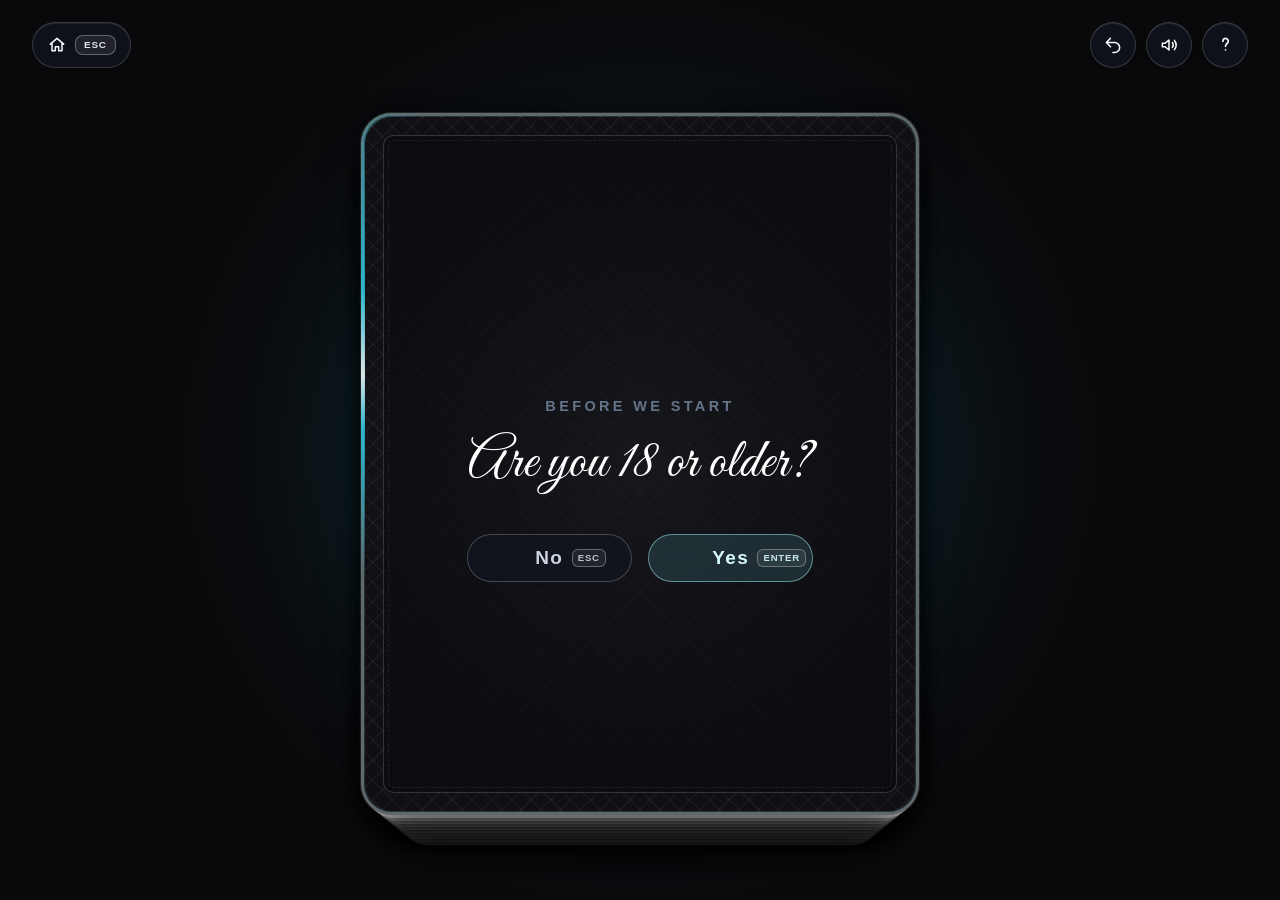
<file: index.html>
<!DOCTYPE html>
<html lang="en">
<head>
  <meta charset="UTF-8">
  <meta name="viewport" content="width=device-width, initial-scale=1.0, maximum-scale=1.0, user-scalable=no, viewport-fit=cover">
  <title>Never Have AI ever • Tinder Swipe Edition</title>
  <meta name="theme-color" content="#0a0b10">
  <meta name="apple-mobile-web-app-capable" content="yes">
  <meta name="apple-mobile-web-app-status-bar-style" content="black-translucent">
  <meta name="apple-mobile-web-app-title" content="NeverHaveAI ever">
  <link rel="apple-touch-icon" href="apple-touch-icon.png">
  <link rel="icon" type="image/jpeg" href="favicon.jpeg">
  <link rel="manifest" href="manifest.json">
  <meta property="og:type" content="website">
  <meta property="og:url" content="https://totalvibe.github.io/NeverHaveAIever/">
  <meta property="og:title" content="Never Have AI ever">
  <meta property="og:description" content="A party game for hilarious confessions, wild stories, and unforgettable nights.">
  <meta property="og:image" content="https://totalvibe.github.io/NeverHaveAIever/images/share-preview.jpg">
  <meta property="og:image:type" content="image/jpeg">
  <meta property="og:image:width" content="1200">
  <meta property="og:image:height" content="1200">
  <meta name="twitter:card" content="summary_large_image">
  <meta name="twitter:title" content="Never Have AI ever">
  <meta name="twitter:description" content="A party game for hilarious confessions, wild stories, and unforgettable nights.">
  <meta name="twitter:image" content="https://totalvibe.github.io/NeverHaveAIever/images/share-preview.jpg">
  <link rel="preconnect" href="https://fonts.googleapis.com">
  <link rel="preconnect" href="https://fonts.gstatic.com" crossorigin>
  <link href="https://fonts.googleapis.com/css2?family=Alex+Brush&family=Baumans&family=Dancing+Script:wght@700&family=Elsie+Swash+Caps:wght@400;900&family=Great+Vibes&display=swap" rel="stylesheet">
  <meta name="description" content="A party game for hilarious confessions, wild stories, and unforgettable nights.">
  <!-- Styles split by component; mobile.css loads last so responsive overrides win -->
  <link rel="stylesheet" href="base.css?v=173">
  <link rel="stylesheet" href="cards.css?v=158">
  <link rel="stylesheet" href="piles.css?v=244">
  <link rel="stylesheet" href="mobile.css?v=188">
</head>
<body class="game-waiting">

  <!-- Dynamic Ambient Glow Background -->
  <div class="ambient-glow" id="ambient-glow"></div>

  <div class="cheers-overlay" id="cheers-overlay" aria-hidden="true">
    <img class="cheers-image cheers-counterpart" src="images/angel.webp" alt="">
    <img class="cheers-image cheers-devil" src="images/devil.webp" alt="">
  </div>

  <!-- Particle Confetti Canvas -->
  <canvas id="confetti-canvas"></canvas>

  <!-- Top Navigation Bar -->
  <header class="app-header">
    <div class="header-nav">
      <button class="icon-btn home-btn" id="home-btn" type="button" title="Home: choose a game (Esc)" aria-label="Home: choose a game (Esc)">
        <svg viewBox="0 0 24 24" aria-hidden="true">
          <path d="M4 11 12 4l8 7M6 10v9h4v-5h4v5h4v-9" />
        </svg>
        <kbd class="key-cue">ESC</kbd>
      </button>
    </div>

    <div class="header-actions">
      <div id="toast" role="status" aria-live="polite"></div>
      <button class="icon-btn" id="undo-btn" title="Undo previous card (Z)" aria-label="Undo previous card">
        <svg viewBox="0 0 24 24" aria-hidden="true">
          <path d="M9 14 4 9l5-5M4 9h10a6 6 0 0 1 0 12h-2" />
        </svg>
      </button>

      <!-- Sound Effects Toggle -->
      <button class="icon-btn" id="sound-toggle-btn" title="Toggle Sound (M)" aria-label="Toggle Sound">
        <svg viewBox="0 0 24 24" aria-hidden="true">
          <path d="M4 10v4h3l5 4V6l-5 4H4Z" />
          <path d="M16 9a5 5 0 0 1 0 6M18.5 6.5a9 9 0 0 1 0 11" />
        </svg>
      </button>

      <!-- How to play / info -->
      <button class="icon-btn" id="info-btn" title="How to play" aria-label="How to play">
        <svg viewBox="0 0 24 24" aria-hidden="true">
          <path d="M9.3 8.5a2.8 2.8 0 1 1 4.5 2.2c-1.2.9-1.8 1.4-1.8 3M12 17.5v.1" />
        </svg>
      </button>
    </div>
  </header>

  <!-- Main Game Arena with 4 Directional Emoji Targets & Tinder Card Deck -->
  <main class="game-arena intro-hidden">
    
    <!-- TOP TARGET: 😈 Spicy (Wild, intimate, cheeky secrets) -->
    <button class="target-btn target-top" id="target-top" title="Drag UP or Tap for Spicy & Wild">
      <span class="arrow-indicator">▲</span>
      <span class="emoji">😈</span>
      <span class="label">Spicy</span>
    </button>

    <!-- LEFT TARGET: 😳 Awkward & Cringe -->
    <button class="target-btn target-left" id="target-left" title="Drag LEFT or Tap for Awkward & Cringe">
      <span class="emoji">😳</span>
      <span class="label">Cringe</span>
      <span class="arrow-indicator">◄</span>
    </button>

    <!-- CENTER: Tinder-Style Interactive Card Deck -->
    <div class="card-stack" id="card-stack">
      <!-- Cards rendered and animated dynamically via app.js -->
    </div>

    <!-- Shot dare time: intro, timed sentences, then the dare choice -->
    <div class="shot-wrap" id="shot-wrap">
      <div class="shot-slot" id="shot-slot">
      </div>
      <div class="shot-dares" id="shot-dares" hidden>
        <p class="shot-dares-title">Pick a dare</p>
        <div class="shot-dare-row">
          <div class="shot-dare" role="button" tabindex="0" aria-label="Dare card 1">
            <span class="shot-dare-inner">
              <span class="shot-dare-back" aria-hidden="true"><span class="dare-back-emoji"></span></span>
              <span class="shot-dare-front"><span class="shot-dare-text"></span><button class="dare-again" type="button"><kbd class="key-cue">SPACE</kbd><svg viewBox="0 0 24 24" aria-hidden="true"><path d="M5 4h14l-2 17H7z" /><path d="M6.3 9.5h11.4" /></svg><span>Pick again: 1 shot</span></button></span>
            </span>
          </div>
          <div class="shot-dare" role="button" tabindex="0" aria-label="Dare card 2">
            <span class="shot-dare-inner">
              <span class="shot-dare-back" aria-hidden="true"><span class="dare-back-emoji"></span></span>
              <span class="shot-dare-front"><span class="shot-dare-text"></span><button class="dare-again" type="button"><kbd class="key-cue">SPACE</kbd><svg viewBox="0 0 24 24" aria-hidden="true"><path d="M5 4h14l-2 17H7z" /><path d="M6.3 9.5h11.4" /></svg><span>Pick again: 1 shot</span></button></span>
            </span>
          </div>
          <div class="shot-dare" role="button" tabindex="0" aria-label="Dare card 3">
            <span class="shot-dare-inner">
              <span class="shot-dare-back" aria-hidden="true"><span class="dare-back-emoji"></span></span>
              <span class="shot-dare-front"><span class="shot-dare-text"></span><button class="dare-again" type="button"><kbd class="key-cue">SPACE</kbd><svg viewBox="0 0 24 24" aria-hidden="true"><path d="M5 4h14l-2 17H7z" /><path d="M6.3 9.5h11.4" /></svg><span>Pick again: 1 shot</span></button></span>
            </span>
          </div>
        </div>
      </div>
    </div>

    <!-- Start bar: CUSTOMIZE and START, shared by all three games while waiting at the intro card.
         The mode's own in-game controls (arrows pill, classic keys) appear once START is pressed. -->
    <div class="shot-controls">
        <div class="next-pill dare-pill" id="dare-pill" role="group" aria-label="Choose a dare" hidden>
          <button class="next-arrow" type="button" id="dare-prev" aria-label="Previous dare">
            <svg viewBox="0 0 24 24" aria-hidden="true"><path d="M15 6l-6 6 6 6" /></svg>
          </button>
          <button class="next-arrow" type="button" id="dare-pick"><kbd class="key-cue">SPACE</kbd><span>Pick</span></button>
          <button class="next-arrow" type="button" id="dare-next" aria-label="Next dare">
            <svg viewBox="0 0 24 24" aria-hidden="true"><path d="M9 6l6 6-6 6" /></svg>
          </button>
        </div>
        <div class="shot-actions is-split" id="shot-actions">
          <button class="customise-btn shot-customise" id="shot-customise" type="button">
            <svg viewBox="0 0 24 24" aria-hidden="true">
              <path d="M12 2.8 13.9 9l6.3 2-6.3 2-1.9 6.2L10.1 13 3.8 11l6.3-2L12 2.8Z" />
              <path d="m19 14 .9 2.4 2.3.8-2.3.8L19 20.5l-.8-2.5-2.4-.8 2.4-.8.8-2.4Z" />
            </svg>
            <span>CUSTOMIZE</span>
            <kbd class="key-cue">ENTER</kbd>
          </button>
          <button class="btn-primary shot-action" id="shot-action" type="button"><kbd class="key-cue">SPACE</kbd><span class="btn-label">START</span></button>
        </div>
    </div>

    <!-- Who most likely: minimal arrows at the bottom right, same as a swipe left or right.
         Indeed lives on the card itself (Enter); Next answers to Space or →. -->
    <div class="next-pill" id="next-pill" role="group" aria-label="Move through the cards">
      <button class="next-arrow" type="button" data-dir="left" aria-label="Undo">
        <svg viewBox="0 0 24 24" aria-hidden="true"><path d="M15 6l-6 6 6 6" /></svg>
        <span>Undo</span>
      </button>
      <button class="next-arrow" type="button" data-dir="right" id="pill-next" aria-label="Next card (Space or →)">
        <kbd class="key-cue">SPACE</kbd>
        <span>Next</span>
        <svg viewBox="0 0 24 24" aria-hidden="true"><path d="M9 6l6 6-6 6" /></svg>
      </button>
    </div>

    <!-- RIGHT TARGET: 🥳 Party & Chaos -->
    <button class="target-btn target-right" id="target-right" title="Drag RIGHT or Tap for Party & Chaos">
      <span class="emoji">🥳</span>
      <span class="label">Party</span>
      <span class="arrow-indicator">►</span>
    </button>

    <!-- BOTTOM TARGET: 😇 Wholesome & Quirky -->
    <button class="target-btn target-bottom" id="target-bottom" title="Drag DOWN or Tap for Wholesome & Quirky">
      <span class="arrow-indicator">▼</span>
      <span class="emoji">😇</span>
      <span class="label">Wholesome</span>
    </button>
  </main>

  <!-- Classic on widescreen only: the random-card button, bottom left -->
  <div class="classic-keys" aria-hidden="false">
    <button class="classic-random" id="classic-random" type="button">
      <kbd class="kbd">SPACE</kbd><span>Random card</span>
    </button>
  </div>

  <!-- Info & Game Rules Modal -->
  <div class="modal-overlay" id="info-modal" data-context="classic">
    <div class="modal-content info-reverse">
      <div class="vector-pattern" aria-hidden="true"></div>
      <div class="info-reverse-frame">
        <button class="modal-close" id="close-info-btn" type="button" aria-label="Close">✕</button>

        <div class="info-fixed-top">
          <div class="info-reverse-head">
            <div class="crest-diamond" aria-hidden="true">
              <svg viewBox="0 0 24 24">
                <path d="M12 2.8 13.9 9l6.3 2-6.3 2-1.9 6.2L10.1 13 3.8 11l6.3-2L12 2.8Z" />
                <path d="m19 14 .9 2.4 2.3.8-2.3.8L19 20.5l-.8-2.5-2.4-.8 2.4-.8.8-2.4Z" />
              </svg>
            </div>
            <h2 class="info-reverse-title" id="info-modal-title">How to play</h2>
          </div>
        </div>

        <div class="info-scroll">
          <div class="info-cat-list">
            <div class="info-cat info-cat--conversation" data-ctx="deck">
              <div class="info-cat-main">
                <span class="info-cat-emoji" aria-hidden="true">💬</span>
                <div class="info-cat-text">
                  <span class="info-cat-name">Games to kickstart conversations</span>
                  <p>Pick a game, then talk, laugh and find out what your friends have done.<br>The fun happens in the room.</p>
                </div>
              </div>
            </div>

            <div class="info-cat info-cat--onescreen" data-ctx="deck">
              <div class="info-cat-main">
                <span class="info-cat-emoji" aria-hidden="true">📺</span>
                <div class="info-cat-text">
                  <span class="info-cat-name">One screen for the group</span>
                  <p>Play together on a single device: pass the phone or laptop around, or screen cast it to the TV so the whole room can follow.</p>
                </div>
              </div>
            </div>

            <div class="info-cat info-cat--classic" data-ctx="classic">
              <div class="info-cat-main">
                <span class="info-cat-emoji" aria-hidden="true">🍻</span>
                <div class="info-cat-text">
                  <span class="info-cat-name">Classic Never Have I Ever</span>
                  <p>Read each card out loud: "Never have I ever...". If you have done it, own it, tap DONE IT and tell the story.</p>
                </div>
              </div>
            </div>

            <div class="info-cat info-cat--mostlikely" data-ctx="most-likely">
              <div class="info-cat-main">
                <span class="info-cat-emoji" aria-hidden="true">🎯</span>
                <div class="info-cat-text">
                  <span class="info-cat-name">Who's Most Likely</span>
                  <p>A card asks "Who's most likely to...". Everyone points at the person it fits best, then swipe or use the arrows to go on.</p>
                </div>
              </div>
            </div>

            <div class="info-cat info-cat--shotgame" data-ctx="shot-dare">
              <div class="info-cat-main">
                <span class="info-cat-emoji" aria-hidden="true">🍶</span>
                <div class="info-cat-text">
                  <span class="info-cat-name">Shots &amp; Dares</span>
                  <p>Agree what every hit costs: 5 shots, 3 sips, 4 candies, whatever you decide. When the goal is reached, tap SOMEONE LOST! and the loser picks a dare, then pays up.</p>
                </div>
              </div>
            </div>

            <div class="info-cat info-cat--install" id="info-install-row" data-ctx="deck classic most-likely shot-dare">
              <div class="info-cat-main">
                <span class="info-cat-emoji" aria-hidden="true">📲</span>
                <div class="info-cat-text">
                  <span class="info-cat-name">Get the full app experience</span>
                  <p>Android: tap Install app, or ⋮ then Add to Home screen.<br>
                    iPhone: Share, then Add to Home Screen.</p>
                  <button class="info-install-btn" id="info-install-btn" type="button" hidden>Install app</button>
                </div>
              </div>
            </div>

            <div class="info-cat info-cat--tap" data-ctx="deck classic most-likely shot-dare">
              <div class="info-cat-main">
                <span class="info-cat-emoji" aria-hidden="true">👆🏼</span>
                <div class="info-cat-text">
                  <span class="info-cat-name">Tap or Swipe</span>
                  <p id="info-tap-text"></p>
                </div>
              </div>
            </div>

            <div class="info-cat info-cat--keys" data-ctx="deck classic most-likely shot-dare">
              <div class="info-cat-main">
                <span class="info-cat-emoji" aria-hidden="true">💻</span>
                <div class="info-cat-text">
                  <span class="info-cat-name">Keyboard</span>
                  <p id="info-keys-text"></p>
                </div>
              </div>
            </div>

            <div class="info-cat info-cat--responsible" data-ctx="deck classic most-likely shot-dare">
              <div class="info-cat-main">
                <span class="info-cat-emoji" aria-hidden="true">🥤</span>
                <div class="info-cat-text">
                  <span class="info-cat-name">Drink responsibly</span>
                  <p>Pace yourself, drink water in between, and skip anything that doesn't feel right.<br>Nobody has to drink.</p>
                </div>
              </div>
            </div>

          </div>

          <p class="info-attribution">© 2026 Molleví · <a href="https://www.mollevi.com" target="_blank" rel="noopener noreferrer">mollevi.com</a> · <a href="privacy.html">Privacy</a></p>
        </div>

        <div class="info-modal-actions">
          <button class="btn-primary info-customise-btn" id="info-customise-btn" type="button">
            <svg viewBox="0 0 24 24" aria-hidden="true">
              <path d="M12 2.8 13.9 9l6.3 2-6.3 2-1.9 6.2L10.1 13 3.8 11l6.3-2L12 2.8Z" />
              <path d="m19 14 .9 2.4 2.3.8-2.3.8L19 20.5l-.8-2.5-2.4-.8 2.4-.8.8-2.4Z" />
            </svg>
            <span>CUSTOMIZE</span>
            <kbd class="key-cue">ENTER</kbd>
          </button>
          <button class="btn-primary" id="info-lets-play-btn" type="button">
            <span>LET'S PLAY!</span>
            <kbd class="key-cue">SPACE</kbd>
          </button>
        </div>
      </div>
    </div>
  </div>

  <!-- Deck screen: choose a game (after the age question, and from Home). Arrow keys pick, PLAY starts. -->
  <div class="modal-overlay deck-screen" id="mode-modal" role="dialog" aria-modal="true" aria-labelledby="deck-title">
    <div class="vector-pattern deck-bg" aria-hidden="true"></div>
    <div class="deck-topbar">
      <button class="icon-btn deck-sound-btn" id="deck-sound-btn" type="button" title="Toggle Sound (M)" aria-label="Toggle Sound"></button>
      <button class="icon-btn" id="deck-info-btn" type="button" title="How to play" aria-label="How to play">
        <svg viewBox="0 0 24 24" aria-hidden="true"><path d="M9.3 8.5a2.8 2.8 0 1 1 4.5 2.2c-1.2.9-1.8 1.4-1.8 3M12 17.5v.1" /></svg>
      </button>
    </div>
    <div class="deck-inner">
      <div class="deck-hero">
        <div class="crest-diamond deck-crest" aria-hidden="true">
          <svg viewBox="0 0 24 24">
            <path d="M12 2.8 13.9 9l6.3 2-6.3 2-1.9 6.2L10.1 13 3.8 11l6.3-2L12 2.8Z" />
            <path d="m19 14 .9 2.4 2.3.8-2.3.8L19 20.5l-.8-2.5-2.4-.8 2.4-.8.8-2.4Z" />
          </svg>
        </div>
        <div class="emblem-title deck-hero-title" id="deck-title">
          <span class="cursive-line">Never Have</span>
          <span class="cursive-line">Ai Ever</span>
        </div>
      </div>
      <p class="deck-caption">Choose your game</p>
      <div class="deck-list" role="group" aria-label="Game decks">
        <div class="deck-tile">
          <div class="mode-option deck-option" role="button" tabindex="0" data-mode="classic" aria-pressed="true">
            <span class="vector-pattern deck-option-bg" aria-hidden="true"></span>
            <span class="deck-frame" aria-hidden="true"></span>
            <span class="deck-emoji" aria-hidden="true">🍻</span>
            <span class="deck-text">
              <span class="mode-name">Classic</span>
              <span class="mode-desc">Drink if <strong>you've</strong> done it,<br>the perfect icebreaker game.</span>
            </span>
          </div>
        </div>
        <div class="deck-tile">
          <div class="mode-option deck-option" role="button" tabindex="0" data-mode="most-likely" aria-pressed="false">
            <span class="vector-pattern deck-option-bg" aria-hidden="true"></span>
            <span class="deck-frame" aria-hidden="true"></span>
            <span class="deck-emoji" aria-hidden="true">🎯</span>
            <span class="deck-text">
              <span class="mode-name">Who's Most<br>Likely</span>
              <span class="mode-desc">The majority selects who<br>drinks by pointing at them.</span>
            </span>
          </div>
        </div>
        <div class="deck-tile">
          <div class="mode-option deck-option" role="button" tabindex="0" data-mode="shot-dare" aria-pressed="false">
            <span class="vector-pattern deck-option-bg" aria-hidden="true"></span>
            <span class="deck-frame" aria-hidden="true"></span>
            <span class="deck-emoji" aria-hidden="true">🍶</span>
            <span class="deck-text">
              <span class="mode-name">Shots &amp;<br>Dares</span>
              <span class="mode-desc">The group sets the shot goal.<br>Reach it, and the dare begins.</span>
            </span>
          </div>
        </div>
      </div>
    </div>
    <div class="deck-footer">
      <button class="btn-primary deck-play" id="mode-start-btn" type="button"><kbd class="key-cue">SPACE</kbd><span>SELECT</span></button>
    </div>
  </div>

  <div class="modal-overlay" id="customise-modal" role="dialog" aria-modal="true" aria-labelledby="customise-modal-title">
    <div class="modal-content customise-modal-content info-reverse">
      <div class="vector-pattern" aria-hidden="true"></div>
      <div class="info-reverse-frame customise-frame">
      <button class="modal-close customise-modal-close" type="button" aria-label="Close">✕</button>
      <div class="customise-scroll">
      <div class="info-reverse-head">
        <div class="crest-diamond" aria-hidden="true">
          <svg viewBox="0 0 24 24">
            <path d="M12 2.8 13.9 9l6.3 2-6.3 2-1.9 6.2L10.1 13 3.8 11l6.3-2L12 2.8Z" />
            <path d="m19 14 .9 2.4 2.3.8-2.3.8L19 20.5l-.8-2.5-2.4-.8 2.4-.8.8-2.4Z" />
          </svg>
        </div>
        <h2 class="info-reverse-title" id="customise-modal-title">Who is playing?</h2>
      </div>
      <div class="customise-audience-grid" role="group" aria-label="Preview audience options">
        <button class="customise-audience-option" type="button" aria-pressed="false">Mostly men</button>
        <button class="customise-audience-option" type="button" aria-pressed="false">Mostly women</button>
        <button class="customise-audience-option" type="button" aria-pressed="false">LGBTQ+</button>
        <button class="customise-audience-option" type="button" aria-pressed="false">Couples</button>
        <button class="customise-audience-option" type="button" aria-pressed="false">Coworkers</button>
        <button class="customise-audience-option" type="button" aria-pressed="false">Family</button>
      </div>
      <div class="customise-level-control">
        <div class="customise-level-heading">
          <label for="customise-level-slider">Card intensity</label>
        </div>
        <div class="customise-level-slider-wrap">
          <div class="customise-level-track" aria-hidden="true"></div>
          <input class="customise-level-slider" id="customise-level-slider" type="range" min="0" max="2" step="1" value="1" aria-valuetext="Spicy">
          <span class="customise-level-thumb" aria-hidden="true">😈</span>
        </div>
        <div class="customise-level-options" aria-hidden="true">
          <div class="customise-level-option" data-level="cheeky">
            <span>Cheeky</span>
          </div>
          <div class="customise-level-option is-current" data-level="spicy">
            <span>Spicy</span>
          </div>
          <div class="customise-level-option" data-level="unhinged">
            <span>Unhinged</span>
          </div>
        </div>
      </div>
      <label class="customise-description-label" for="customise-group-description">Describe your group</label>
      <div class="customise-description-wrap">
        <textarea class="customise-group-description" id="customise-group-description" rows="2" maxlength="70" placeholder=""></textarea>
      </div>
      <p class="customise-preview-note">Your group description is never saved or sent anywhere.</p>
      </div>
      <div class="customise-actions">
        <button class="customise-skip-btn" type="button"><span>Skip</span><kbd class="key-cue">DEL</kbd></button>
        <button class="btn-primary customise-modal-done" type="button">
        <svg class="customise-save-sparkle" viewBox="0 0 24 24" aria-hidden="true">
          <path d="M12 2.8 13.9 9l6.3 2-6.3 2-1.9 6.2L10.1 13 3.8 11l6.3-2L12 2.8Z" />
          <path d="m19 14 .9 2.4 2.3.8-2.3.8L19 20.5l-.8-2.5-2.4-.8 2.4-.8 2.4Z" />
        </svg>
        <span>SAVE AND PLAY</span>
        <kbd class="key-cue">ENTER</kbd>
        </button>
      </div>
      </div>
      </div>
    </div>

  <!-- Fade to Black Transition Curtain -->
  <div class="screen-fade-curtain" id="screen-fade-curtain" aria-hidden="true"></div>

  <script type="module" src="app.js?v=130"></script>
</body>
</html>
</file>
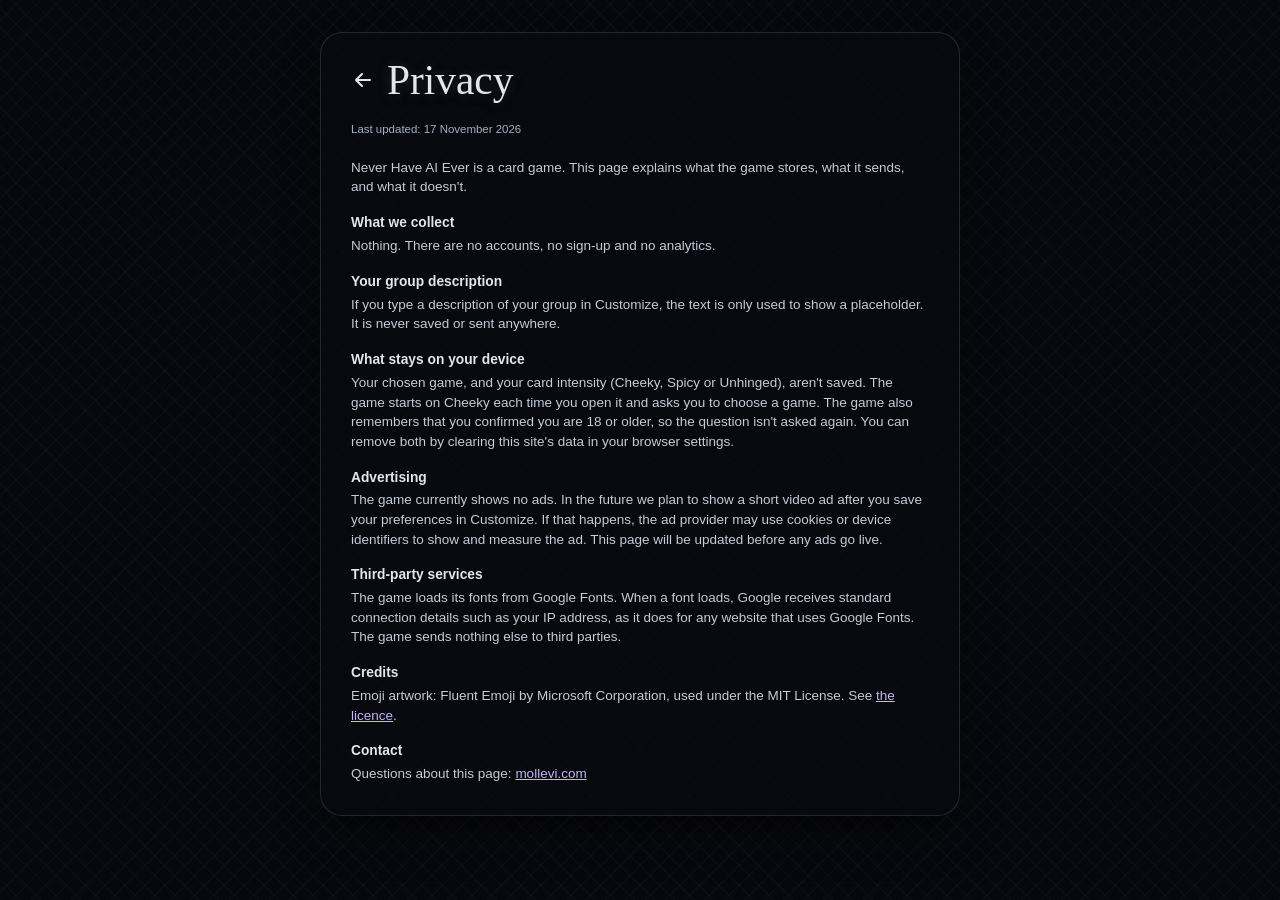
<file: privacy.html>
<!doctype html>
<html lang="en">
<head>
  <meta charset="UTF-8">
  <meta name="viewport" content="width=device-width, initial-scale=1.0">
  <title>Privacy · Never Have AI Ever</title>
  <meta name="description" content="What Never Have AI Ever stores, what it sends, and what it doesn't.">
  <style>
    :root {
      --text-main: #e2e7ee;
      --text-soft: #c4ccd8;
      --text-dim: #a3b1c4;
      --radius-card: 26px;
    }
    * { box-sizing: border-box; }
    html, body { height: 100%; margin: 0; }
    body {
      position: relative;
      display: flex;
      flex-direction: column;
      height: 100dvh;
      background-color: #07080d;
      color: var(--text-soft);
      font-family: -apple-system, BlinkMacSystemFont, "Segoe UI", Roboto, Helvetica, Arial, sans-serif;
      /* Text scales with the screen height so the whole page fits without scrolling */
      font-size: clamp(0.74rem, 1.5vh, 1rem);
      line-height: 1.45;
      overflow: hidden;
    }

    /* Card-back decorations, fixed to the full screen */
    .decor {
      position: fixed;
      inset: 0;
      z-index: 0;
      pointer-events: none;
      background-color: #07080d;
      background-image:
        repeating-linear-gradient(45deg, rgba(255, 255, 255, 0.018) 0px, rgba(255, 255, 255, 0.018) 1.5px, transparent 1.5px, transparent 14px),
        repeating-linear-gradient(-45deg, rgba(255, 255, 255, 0.018) 0px, rgba(255, 255, 255, 0.018) 1.5px, transparent 1.5px, transparent 14px);
    }

    /* Darker inner panel so the text stays readable over the decorations */
    .panel {
      position: relative;
      z-index: 1;
      flex: 0 0 auto;
      width: 100%;
      max-width: 640px;
      min-height: 0;
      margin: clamp(12px, 3.5vh, 36px) auto;
      padding: clamp(14px, 2.8vh, 26px) clamp(18px, 4vw, 30px) clamp(14px, 3vh, 30px);
      overflow: hidden;
      background: rgba(9, 10, 16, 0.72);
      border: 1px solid rgba(255, 255, 255, 0.12);
      border-radius: 22px;
      box-shadow: 0 20px 48px -12px rgba(0, 0, 0, 0.7);
    }

    .title-row {
      display: flex;
      align-items: center;
      gap: 12px;
      margin-bottom: 4px;
    }
    .back {
      display: inline-flex;
      flex-shrink: 0;
      color: var(--text-main);
      text-decoration: none;
    }
    .back svg {
      width: 24px;
      height: 24px;
      fill: none;
      stroke: currentColor;
      stroke-width: 2;
      stroke-linecap: round;
      stroke-linejoin: round;
    }
    h1 {
      font-family: 'Great Vibes', 'Alex Brush', 'Dancing Script', cursive;
      font-weight: 400;
      font-size: clamp(2rem, 4.6vh, 2.6rem);
      line-height: 1.1;
      color: #e2e7ee;
      text-shadow: 0 0 14px rgba(255, 255, 255, 0.18), 0 2px 10px rgba(0, 0, 0, 0.9);
      margin: 0;
    }
    h2 {
      font-size: 1.02em;
      color: #e2e7ee;
      margin: clamp(8px, 1.8vh, 22px) 0 3px;
    }
    p { margin: 0 0 4px; }
    .updated {
      color: var(--text-dim);
      font-size: 0.85em;
      margin: clamp(10px, 2.2vh, 18px) 0 clamp(12px, 2.4vh, 20px);
    }
    a { color: #c4b5fd; }
    /* Phones: the page scrolls normally, with larger text and tighter margins */
    @media (max-width: 480px) {
      body { height: auto; min-height: 100dvh; overflow: visible; font-size: 0.95rem; }
      .panel { flex: none; width: auto; overflow: visible; margin: 14px 12px; padding: 20px 18px 24px; border-radius: 18px; }
      h1 { font-size: 2.3rem; }
      h2 { margin-top: 20px; }
    }
    /* Very short screens can't fit everything; allow scrolling only there */
    @media (max-height: 520px) {
      body { height: auto; min-height: 100dvh; overflow: auto; }
      .panel { overflow: visible; }
    }
  </style>
</head>
<body>
  <div class="decor" aria-hidden="true"></div>

  <div class="panel">
    <div class="title-row">
      <a class="back" href="index.html" aria-label="Back to the game">
        <svg viewBox="0 0 24 24" aria-hidden="true"><path d="M19 12H5m6-6-6 6 6 6" /></svg>
      </a>
      <h1>Privacy</h1>
    </div>
    <p class="updated">Last updated: 17 November 2026</p>

    <p>Never Have AI Ever is a card game. This page explains what the game stores, what it sends, and what it doesn't.</p>

    <h2>What we collect</h2>
    <p>Nothing. There are no accounts, no sign-up and no analytics.</p>

    <h2>Your group description</h2>
    <p>If you type a description of your group in Customize, the text is only used to show a placeholder. It is never saved or sent anywhere.</p>

    <h2>What stays on your device</h2>
    <p>Your chosen game, and your card intensity (Cheeky, Spicy or Unhinged), aren't saved. The game starts on Cheeky each time you open it and asks you to choose a game. The game also remembers that you confirmed you are 18 or older, so the question isn't asked again. You can remove both by clearing this site's data in your browser settings.</p>

    <h2>Advertising</h2>
    <p>The game currently shows no ads. In the future we plan to show a short video ad after you save your preferences in Customize. If that happens, the ad provider may use cookies or device identifiers to show and measure the ad. This page will be updated before any ads go live.</p>

    <h2>Third-party services</h2>
    <p>The game loads its fonts from Google Fonts. When a font loads, Google receives standard connection details such as your IP address, as it does for any website that uses Google Fonts. The game sends nothing else to third parties.</p>

    <h2>Credits</h2>
    <p>Emoji artwork: Fluent Emoji by Microsoft Corporation, used under the MIT License. See <a href="THIRD_PARTY_LICENSES.md">the licence</a>.</p>

    <h2>Contact</h2>
    <p>Questions about this page: <a href="https://www.mollevi.com" target="_blank" rel="noopener noreferrer">mollevi.com</a></p>
  </div>
</body>
</html>
</file>
<file: base.css>
/*
 * base.css - foundation: tokens/reset, app shell (header, arena, target buttons),
 * toasts, modals & pop-ups (How to Play / Customise), confetti, and desktop scaling.
 * Loaded first; mobile.css loads last so responsive overrides stay intact.
 */

/* Modern Tinder-style UI for Never Have I Ever • Clean Minimalist Mobile-First Edition */

:root {
  --bg-dark: #0a0a0c;
  --bg-card: #111420;
  --bg-card-border: rgba(255, 255, 255, 0.22);
  --text-main: #f8fafc;
  --text-muted: #94a3b8;
  --text-dim: #64748b;

  /* Deck hues (H only). The colour elements inside each game share — sparkles,
     spark illustrations, CUSTOMIZE pills, glows, particles — expressed as
     hsla(var(--game-hue), S%, L%, A) so each keeps its own saturation and
     lightness and only the hue follows the assigned deck. */
  --hue-classic: 188;
  --hue-most-likely: 47;
  --hue-shot-dare: 340;
  --game-hue: var(--hue-classic);

  /* Category Colors */
  --color-spicy: #ff2d75;
  --color-spicy-glow: rgba(255, 45, 117, 0.45);
  --color-cringe: #ff922b;
  --color-cringe-glow: rgba(255, 146, 43, 0.45);
  --color-party: #20c997;
  --color-party-glow: rgba(32, 201, 151, 0.45);
  --color-wholesome: #748ffc;
  --color-wholesome-glow: rgba(116, 143, 252, 0.45);

  --font-sans: -apple-system, BlinkMacSystemFont, "SF Pro Display", "Segoe UI", Roboto, Helvetica, Arial, sans-serif;
  /* Softer than a literal mobile-proportion match (~5% of card width on big
     screens); goes up from mobile but stays clearly less round than before */
  --radius-card: clamp(22px, 3.4vmin, 68px);
  /* Prominent card/button stroke (~0.6% of a mobile card). Thin 1px accents stay in px */
  --stroke-card: clamp(2px, 0.4vmin, 9px);
  --radius-pill: 9999px;
  --shadow-card: 0 16px 40px -10px rgba(0, 0, 0, 0.75), 0 0 1px 1px rgba(255, 255, 255, 0.12);

  /* ---- Classic card-corner recipe (the "real-life card" edge) ----
     See design/CARD-CORNER-EFFECT.md for the full layered spec:
     outer stroke + 1px halo, crosshatch texture band, faint solid frame,
     and a discontinuous (dashed) stitch line whose corners pinch tighter
     than the outer radius, like a printed card. */
  --corner-halo: 0 0 1px 1px rgba(255, 255, 255, 0.16);
  --corner-stitch-inset: clamp(6px, 1vmin, 16px);
  --corner-stitch-stroke: clamp(1px, 0.14vmin, 2px);
  --corner-stitch-color: rgba(255, 255, 255, 0.05);
  --corner-stitch-radius: calc(var(--radius-card) - clamp(9px, 1.1vmin, 20px) - var(--corner-stitch-stroke) - 2 * clamp(4px, 0.6vmin, 11px));
  /* Square-corner variants: inner borders pinched into a near-square fit,
     like the stitched corner of a printed card. Floors sit high enough that
     small screens (where 0.9vmin/0.6vmin fall below them) still round the
     inner borders into the tile's 24px outer corner; wider screens resolve
     the fluid/capped values unchanged. */
  --corner-frame-radius-square: clamp(10px, 0.9vmin, 12px);
  --corner-stitch-radius-square: clamp(6px, 0.6vmin, 8px);
  /* Thinner strokes for the recipe's inner lines and for deck-screen cards */
  --stroke-deck: clamp(1.5px, 0.22vmin, 4px);
  --stroke-deck-pile: clamp(1px, 0.15vmin, 2.5px);
  --corner-frame-stroke: clamp(1px, 0.15vmin, 2.5px);

  /* Pop-up type scale: one knob for every pop-up font. Each font is
     calc(var(--popup-type-scale) * clamp(...)); large screens breathe a bit more. */
  --popup-type-scale: 1;

  /* Safe Area Support */
  --sat: env(safe-area-inset-top, 0px);
  --sab: env(safe-area-inset-bottom, 0px);
  --sal: env(safe-area-inset-left, 0px);
  --sar: env(safe-area-inset-right, 0px);
}

* {
  box-sizing: border-box;
  margin: 0;
  padding: 0;
  user-select: none;
  -webkit-user-select: none;
  -webkit-touch-callout: none;
  -webkit-tap-highlight-color: transparent;
}

/* Pop-up type scale knob: slightly larger type on large screens and TVs.
   Every pop-up font multiplies its clamp by this variable, so bumping the
   knob retunes the whole pop-up type at once. */

@media (min-width: 1280px) {
  :root {
    --popup-type-scale: 1.15;
  }
}

html, body {
  width: 100%;
  height: 100%;
  height: 100vh;
  height: 100dvh;
  overflow: hidden;
  overscroll-behavior: none;
}

body {
  font-family: var(--font-sans);
  background-color: var(--bg-dark);
  color: var(--text-main);
  position: fixed;
  top: 0;
  left: 0;
  right: 0;
  bottom: 0;
  display: flex;
  flex-direction: column;
  justify-content: space-between;
  padding-top: var(--sat);
  padding-bottom: var(--sab);
  padding-left: var(--sal);
  padding-right: var(--sar);
}

/* The deck's hue follows the game chosen on the home screen; class-free = Classic */

body.mode-most-likely {
  --game-hue: var(--hue-most-likely);
}

body.mode-shot-dare {
  --game-hue: var(--hue-shot-dare);
}

/* The deck (home) screen and everything opened from it — how-to-play included —
   always wears classic's teal, regardless of which game was last played */
body.screen-deck {
  --game-hue: var(--hue-classic);
}

@keyframes unhinged-screen-shake {
  0%, 100% { transform: translate3d(0, 0, 0); }
  12% { transform: translate3d(-7px, 2px, 0); }
  24% { transform: translate3d(7px, -2px, 0); }
  36% { transform: translate3d(-6px, -1px, 0); }
  48% { transform: translate3d(6px, 2px, 0); }
  60% { transform: translate3d(-4px, -1px, 0); }
  72% { transform: translate3d(4px, 1px, 0); }
  84% { transform: translate3d(-2px, 0, 0); }
}

/* Ambient dynamic background glow */

.ambient-glow {
  position: absolute;
  top: 50%;
  left: 50%;
  transform: translate(-50%, -50%);
  width: 90vmin;
  max-width: 1200px;
  height: 90vmin;
  max-height: 1200px;
  border-radius: 50%;
  background: radial-gradient(circle, rgba(255, 255, 255, 0.08) 0%, rgba(255, 255, 255, 0.04) 50%, transparent 75%);
  filter: blur(85px);
  pointer-events: none;
  z-index: 0;
  transition: background 0.6s cubic-bezier(0.2, 0.8, 0.2, 1);
}

/* Age gate and the classic welcome card: the page's background gradient glows
   in the Classic deck's teal. Game play after START follows the category
   colours set from JS; other games keep their own glow. */

body.screen-age-gate .ambient-glow,
body:not(.mode-most-likely):not(.mode-shot-dare).game-waiting .ambient-glow {
  /* Same shape and strength updateAmbientGlow paints inline, so no flash when JS takes over */
  background: radial-gradient(circle, rgba(34, 211, 238, 0.45) 0%, rgba(10, 11, 16, 0.4) 60%, transparent 75%);
}

#info-btn svg {
  width: 23px;
  height: 23px;
}

.icon-btn:hover {
  background: rgba(30, 34, 48, 0.84);
  border-color: rgba(255, 255, 255, 0.24);
  box-shadow: 0 8px 22px rgba(0, 0, 0, 0.34), inset 0 1px 0 rgba(255, 255, 255, 0.12);
  transform: scale(1.08);
}

.icon-btn:active {
  transform: scale(0.92);
}

/* =========================================================
   ARENA & RESPONSIVE LATERAL BUTTONS (SPACED ON WIDESCREEN)
   ========================================================= */

.game-arena {
  position: relative;
  flex: 1;
  display: flex;
  align-items: center;
  justify-content: center;
  /* Fills phones; on widescreen it widens with the viewport height so the side targets
     stay generously spaced around the card on monitors and TVs */
  max-width: min(96vw, calc(100dvh * 1.35));
  width: 100%;
  margin: 0 auto;
  padding: clamp(8px, 1.8vh, 16px) clamp(8px, 2vw, 24px);
  z-index: 10;
  perspective: 1200px;
  min-height: 0;
  touch-action: none;
}

/* Directional Target Buttons */

.target-btn {
  --target-dark-gradient: linear-gradient(to bottom, rgba(21, 24, 36, 0), rgba(21, 24, 36, 0.92));
  --target-edge-gradient: linear-gradient(to bottom, rgba(255, 255, 255, 0), rgba(255, 255, 255, 0.95));
  --target-glow: rgba(255, 255, 255, 0.18);
  /* Corners & edges breathe with the viewport, like the cards' radius/stroke variables */
  --radius-target: clamp(16px, 2.2vmin, 52px);
  --stroke-target: clamp(2px, 0.4vmin, 8px);
  position: absolute;
  z-index: 25;
  display: flex;
  flex-direction: column;
  align-items: center;
  justify-content: center;
  gap: 3px;
  background-color: transparent;
  background-image: var(--target-dark-gradient);
  background-clip: padding-box;
  backdrop-filter: blur(14px);
  -webkit-backdrop-filter: blur(14px);
  border: 0 solid transparent;
  border-radius: var(--radius-target);
  padding: 8px 12px;
  cursor: pointer;
  transition: all 0.22s cubic-bezier(0.175, 0.885, 0.32, 1.275);
  box-shadow: 0 6px 20px rgba(0, 0, 0, 0.3);
  touch-action: manipulation;
  isolation: isolate;
}

.game-arena.intro-hidden .target-btn {
  opacity: 0;
  visibility: hidden;
  pointer-events: none;
}

.game-arena.level-up-active .target-top,
.game-arena.level-up-active .target-bottom {
  opacity: 0;
  visibility: hidden;
  pointer-events: none;
}

.game-arena.level-up-active .target-left .emoji,
.game-arena.level-up-active .target-right .emoji {
  color: #fff;
}

.game-arena.intro-revealed .target-top {
  --intro-x: 0px;
  --intro-y: -12px;
  animation-delay: 0ms;
}

.game-arena.intro-revealed .target-right {
  --intro-x: 12px;
  --intro-y: 0px;
  animation-delay: 360ms;
}

.game-arena.intro-revealed .target-bottom {
  --intro-x: 0px;
  --intro-y: 12px;
  animation-delay: 720ms;
}

.game-arena.intro-revealed .target-left {
  --intro-x: -12px;
  --intro-y: 0px;
  animation-delay: 1080ms;
}

@keyframes target-intro-reveal {
  from {
    opacity: 0;
    scale: 0.82;
    translate: var(--intro-x) var(--intro-y);
  }
  to {
    opacity: 1;
    scale: 1;
    translate: 0 0;
  }
}

@keyframes target-intro-hide {
  to {
    opacity: 0;
    scale: 0.9;
  }
}

.target-btn::after {
  position: absolute;
  z-index: -1;
  content: "";
  pointer-events: none;
}

.target-btn::after {
  opacity: 0;
  filter: blur(7px);
  transition: opacity 0.22s ease;
}

.target-btn .emoji {
  /* Fluid with the window: grows boldly on monitors and TVs, mobile untouched */
  font-size: clamp(2.25rem, min(6.8vw, 5.2vh), 6rem);
  line-height: 1;
  transition: transform 0.2s ease;
  filter: drop-shadow(0 2px 4px rgba(0, 0, 0, 0.4));
}

.target-btn .label {
  font-size: clamp(0.72rem, 2vw, 1.6rem);
  font-weight: 700;
  text-transform: uppercase;
  letter-spacing: 0.5px;
  color: var(--text-muted);
  white-space: nowrap;
  transition: color 0.2s ease;
}

.target-btn .arrow-indicator {
  font-size: clamp(0.65rem, 1.5vh, 1.35rem);
  opacity: 0.6;
  color: var(--text-dim);
  transition: all 0.2s ease;
}

@keyframes keyboard-arrow-pop {
  0%, 100% {
    transform: scale(1);
    filter: drop-shadow(0 0 0 transparent);
  }
  38% {
    transform: scale(1.9);
    filter: drop-shadow(0 0 7px var(--target-accent));
  }
}

/* Top & Bottom Targets */

.target-btn.target-top {
  --target-accent: var(--color-spicy);
  --target-dark-gradient: linear-gradient(to bottom, rgba(21, 24, 36, 0), rgba(21, 24, 36, 0.92));
  --target-edge-gradient: linear-gradient(to bottom, rgba(255, 45, 117, 0), rgba(255, 45, 117, 0.95));
  --target-glow: rgba(255, 45, 117, 0.2);
  top: clamp(6px, 1vh, 12px);
  left: 50%;
  transform: translateX(-50%);
  flex-direction: row;
  padding: clamp(6px, 1vh, 8px) clamp(14px, 3vw, 20px);
  gap: 8px;
  border-bottom: var(--stroke-target) solid rgba(255, 45, 117, 0.72);
}

.target-btn.target-top::after {
  right: 18%;
  bottom: clamp(-26px, -1.4vmin, -14px);
  left: 18%;
  height: clamp(22px, 2.2vmin, 54px);
  background: radial-gradient(ellipse at top, var(--target-glow), transparent 72%);
}

.target-btn.target-bottom::after {
  top: clamp(-26px, -1.4vmin, -14px);
  right: 18%;
  left: 18%;
  height: clamp(22px, 2.2vmin, 54px);
  background: radial-gradient(ellipse at bottom, var(--target-glow), transparent 72%);
}

/* Lateral Targets (Cringe & Party): Generously spaced apart on widescreen, snug on mobile */

.target-btn.target-left {
  --target-accent: var(--color-cringe);
  --target-dark-gradient: linear-gradient(to right, rgba(21, 24, 36, 0), rgba(21, 24, 36, 0.92));
  --target-edge-gradient: linear-gradient(to right, rgba(255, 146, 43, 0), rgba(255, 146, 43, 0.95));
  --target-glow: rgba(255, 146, 43, 0.2);
  /* Keep the side targets tucked toward the arena edges across screen sizes. */
  left: clamp(0px, 1.2vw, 18px);
  top: calc(50% - 24px);
  transform: translateY(-50%);
  width: clamp(52px, min(8vw, 13vh), 180px);
  height: clamp(90px, 14vh, 350px);
  padding: clamp(16px, 2.4vh, 56px) 4px;
  border-right: var(--stroke-target) solid rgba(255, 146, 43, 0.72);
  gap: 8px;
}

.target-btn.target-left::after {
  top: 18%;
  right: clamp(-26px, -1.4vmin, -14px);
  bottom: 18%;
  width: clamp(22px, 2.2vmin, 54px);
  background: radial-gradient(ellipse at left, var(--target-glow), transparent 72%);
}

.target-btn.target-right {
  --target-accent: var(--color-party);
  --target-dark-gradient: linear-gradient(to left, rgba(21, 24, 36, 0), rgba(21, 24, 36, 0.92));
  --target-edge-gradient: linear-gradient(to left, rgba(32, 201, 151, 0), rgba(32, 201, 151, 0.95));
  --target-glow: rgba(32, 201, 151, 0.2);
  /* Keep the side targets tucked toward the arena edges across screen sizes. */
  right: clamp(0px, 1.2vw, 18px);
  top: calc(50% - 24px);
  transform: translateY(-50%);
  width: clamp(52px, min(8vw, 13vh), 180px);
  height: clamp(90px, 14vh, 350px);
  padding: clamp(16px, 2.4vh, 56px) 4px;
  border-left: var(--stroke-target) solid rgba(32, 201, 151, 0.72);
  gap: 8px;
}

.target-btn.target-right::after {
  top: 18%;
  bottom: 18%;
  left: clamp(-26px, -1.4vmin, -14px);
  width: clamp(22px, 2.2vmin, 54px);
  background: radial-gradient(ellipse at right, var(--target-glow), transparent 72%);
}

/* Target Hover / Proximity Highlight States */

.target-btn:hover,
.target-btn.highlight {
  border-width: var(--stroke-target);
  border-color: transparent;
  background-image: var(--target-dark-gradient), var(--target-edge-gradient);
  background-origin: padding-box, border-box;
  background-clip: padding-box, border-box;
}

.target-btn:hover {
  transform: scale(1.08);
  border-color: transparent;
}

.target-btn:hover::after {
  opacity: 0.55;
}

.target-btn.highlight::after {
  opacity: 0.75;
}

.target-btn.target-top:hover,
.target-btn.target-top.highlight {
  transform: translateX(-50%) scale(1.15) !important;
}

.target-btn.target-top.highlight .label,
.target-btn.target-top:hover .label { color: var(--color-spicy); }

.target-btn.target-top.highlight .arrow-indicator,
.target-btn.target-top:hover .arrow-indicator { color: var(--target-accent); opacity: 1; }

.target-btn.target-left:hover,
.target-btn.target-left.highlight {
  transform: translateY(-50%) scale(1.15) !important;
}

.target-btn.target-left.highlight .label,
.target-btn.target-left:hover .label { color: var(--color-cringe); }

.target-btn.target-left.highlight .arrow-indicator,
.target-btn.target-left:hover .arrow-indicator { color: var(--target-accent); opacity: 1; }

.target-btn.target-right:hover,
.target-btn.target-right.highlight {
  transform: translateY(-50%) scale(1.15) !important;
}

.target-btn.target-right.highlight .label,
.target-btn.target-right:hover .label { color: var(--color-party); }

.target-btn.target-right.highlight .arrow-indicator,
.target-btn.target-right:hover .arrow-indicator { color: var(--target-accent); opacity: 1; }

.target-btn.target-bottom:hover,
.target-btn.target-bottom.highlight {
  transform: translateX(-50%) scale(1.15) !important;
}

.target-btn.target-bottom.highlight .label,
.target-btn.target-bottom:hover .label { color: var(--color-wholesome); }

.target-btn.target-bottom.highlight .arrow-indicator,
.target-btn.target-bottom:hover .arrow-indicator { color: var(--target-accent); opacity: 1; }

.target-btn:active {
  transform: scale(0.95) !important;
}

.modal-overlay.active {
  opacity: 1;
  pointer-events: auto;
  /* Visible immediately on open: visibility flips in 0s, opacity shares its own fade */
  visibility: visible;
  transition: opacity 0.25s ease, visibility 0s linear;
}

/* Used only for instant backdrop handoffs (How to Play to Customize) */

.modal-overlay.no-fade {
  transition: none;
}

/* ===== Screen fade-to-black transition curtain =====
   Lies over everything during deck → game and pop-up → game handovers.
   Its durations are read by fadeTransition() in app.js — keep them in sync
   by editing only here. */

.screen-fade-curtain {
  position: fixed;
  inset: 0;
  width: 100vw;
  height: 100vh;
  height: 100dvh;
  background-color: #06070c;
  z-index: 99999;
  opacity: 0;
  pointer-events: none;
  transition: opacity 0.45s cubic-bezier(0.4, 0, 0.2, 1);
  will-change: opacity;
}

/* The whole transition swallows input — down, black hold and lift — so taps
   can never land on a screen that is still half-covered or mid-swap */

.screen-fade-curtain.is-running {
  pointer-events: auto;
}

.screen-fade-curtain.is-faded {
  opacity: 1;
}

@media (prefers-reduced-motion: reduce) {
  .screen-fade-curtain {
    transition-duration: 0.05s;
  }
}

/* Temporary layer holding the card while it flips out for the customise pop-up.
   Sits above the modal overlay so the flip stays visible. */

.card-flip-stage {
  position: fixed;
  top: 0;
  left: 0;
  width: 100vw;
  height: 100vh;
  height: 100dvh;
  perspective: 1200px;
  pointer-events: none;
  z-index: 101;
}

.modal-content {
  background: #181b29;
  border: 1px solid rgba(255, 255, 255, 0.14);
  border-radius: 24px;
  width: 100%;
  max-width: 480px;
  max-height: 85vh;
  max-height: 85dvh;
  overflow-y: auto;
  -webkit-overflow-scrolling: touch;
  padding: clamp(18px, 4vw, 26px);
  box-shadow: 0 25px 60px rgba(0, 0, 0, 0.8);
  transform: scale(0.92);
  transition: transform 0.25s cubic-bezier(0.175, 0.885, 0.32, 1.275);
}

.customise-modal-content {
  position: relative;
  padding: clamp(22px, 5vw, 30px);
}

.modal-header.customise-modal-header {
  justify-content: flex-start;
  margin: 0 0 clamp(24px, 4vmin, 60px);
}

.customise-modal-header .modal-title {
  color: var(--text-main);
  font-size: calc(var(--popup-type-scale) * clamp(0.82rem, 1.5vmin, 1.25rem));
  font-weight: 700;
}

.customise-modal-content > .customise-modal-close {
  position: absolute;
  top: clamp(10px, 1.4vmin, 22px);
  right: clamp(10px, 1.4vmin, 22px);
  z-index: 2;
  margin: 0;
}

.customise-modal-message {
  margin-bottom: clamp(16px, 2.2vmin, 30px);
  color: var(--text-muted);
  font-size: calc(var(--popup-type-scale) * clamp(0.92rem, 1.7vmin, 1.4rem));
  line-height: 1.55;
}

.customise-audience-grid {
  display: grid;
  grid-template-columns: repeat(3, minmax(0, 1fr));
  gap: clamp(7px, 1vmin, 14px);
  margin-bottom: clamp(28px, 4.6vmin, 72px);
}

.customise-audience-option {
  min-height: clamp(48px, 5.6vmin, 82px);
  padding: clamp(8px, 1.1vmin, 16px) clamp(6px, 0.9vmin, 14px);
  /* Idle: quiet neutral glass, the SKIP button's grey family — no hue */
  border: 1px solid rgba(255, 255, 255, 0.14);
  border-radius: clamp(12px, 1.5vmin, 24px);
  background: rgba(255, 255, 255, 0.03);
  color: var(--text-dim);
  font: 700 calc(var(--popup-type-scale) * clamp(0.78rem, 1.5vmin, 1.25rem))/1.2 var(--font-sans);
  cursor: pointer;
  transition: background 0.18s ease, border-color 0.18s ease, color 0.18s ease, box-shadow 0.18s ease;
}

.customise-audience-option:hover,
.customise-audience-option:focus-visible {
  border-color: hsla(var(--game-hue), 100%, 84%, 0.6);
  background: hsla(var(--game-hue), 42%, 56%, 0.2);
  color: hsl(var(--game-hue), 100%, 92%);
}

.customise-audience-option[aria-pressed="true"] {
  border-color: hsla(var(--game-hue), 100%, 84%, 0.76);
  background: hsla(var(--game-hue), 42%, 56%, 0.3);
  color: hsl(var(--game-hue), 100%, 96%);
  box-shadow: 0 0 14px hsla(var(--game-hue), 100%, 75%, 0.2), inset 0 1px 0 rgba(255, 255, 255, 0.1);
}

/* Selected fields wear the golden-ratio sparkle border. The layers always
   exist (appended once at startup) but only show in the selected state:
   a ticked audience chip, or the description box while it is focused. */

.customise-audience-option,
.customise-description-wrap {
  position: relative;
  overflow: hidden;
}

.customise-audience-option .card-sparkles,
.customise-description-wrap .card-sparkles {
  display: none;
  /* Sparkles must not poke past the fields' rounded corners */
  border-radius: inherit;
}

.customise-audience-option[aria-pressed="true"] .card-sparkles {
  display: block;
}

/* The description sparkles while focused AND whenever it holds text —
   :has(:not(:placeholder-shown)) tests the textarea inside the wrap, the
   .has-text class is set from JS as a fallback for browsers without :has() */
.customise-description-wrap:focus-within .card-sparkles,
.customise-description-wrap:has(.customise-group-description:not(:placeholder-shown)) .card-sparkles,
.customise-description-wrap.has-text .card-sparkles {
  display: block;
}

/* Filled description stays highlighted after the field loses focus */
.customise-description-wrap:has(.customise-group-description:not(:placeholder-shown)) .customise-group-description,
.customise-description-wrap.has-text .customise-group-description {
  border-color: hsla(var(--game-hue), 100%, 84%, 0.6);
  background: linear-gradient(135deg, hsla(var(--game-hue), 42%, 56%, 0.14), rgba(8, 10, 18, 0.6) 58%);
  box-shadow: 0 0 14px hsla(var(--game-hue), 100%, 75%, 0.14), 0 0 22px hsla(var(--game-hue), 100%, 75%, 0.12), inset 0 1px 0 rgba(255, 255, 255, 0.05);
}

.customise-description-wrap {
  border-radius: clamp(12px, 1.5vmin, 24px);
}

.customise-level-control {
  margin: 0 0 clamp(28px, 4.6vmin, 72px);
  padding: 0;
}

.customise-level-heading {
  display: flex;
  align-items: center;
  justify-content: space-between;
  gap: 12px;
  margin-bottom: clamp(16px, 2.2vmin, 30px);
}

.customise-level-heading label {
  color: var(--text-main);
  font-size: calc(var(--popup-type-scale) * clamp(0.82rem, 1.5vmin, 1.25rem));
  font-weight: 700;
}

/* Touch area covers the whole bar and a little above and below it */

.customise-level-slider {
  display: block;
  position: absolute;
  top: clamp(-12px, -0.9vmin, -7px);
  left: 0;
  width: 100%;
  height: clamp(64px, 7vmin, 112px);
  margin: 0;
  z-index: 1;
  appearance: none;
  -webkit-appearance: none;
  background: transparent;
  accent-color: transparent;
  opacity: 0;
  cursor: pointer;
  touch-action: pan-y;
}

.customise-level-slider-wrap {
  position: relative;
  display: flex;
  align-items: center;
  justify-content: center;
  height: clamp(56px, 7vmin, 112px);
  margin: clamp(8px, 1.1vmin, 18px) clamp(12px, 1.6vmin, 28px) 2px;
}

/* Two copies of the gradient bar stacked: a bottom copy with heavy blur and a
   top copy with lighter blur, so the bar reads as a soft, layered glow */

.customise-level-track {
  position: absolute;
  inset: 0;
  height: clamp(9px, 1vmin, 16px);
  margin: auto 0;
}

.customise-level-track::before,
.customise-level-track::after {
  content: "";
  position: absolute;
  border-radius: var(--radius-pill);
  background: linear-gradient(90deg, #38d9a9 0%, #38d9a9 18%, #9b5de5 42%, #9b5de5 56%, #ff4d4f 82%, #ff4d4f 100%);
  pointer-events: none;
}

.customise-level-track::before {
  inset: -8px -4px;
  filter: blur(26px) saturate(1.3);
  opacity: 0.85;
}

.customise-level-track::after {
  inset: 0;
  border: 1px solid rgba(255, 255, 255, 0.18);
  box-shadow: inset 0 1px 3px rgba(0, 0, 0, 0.45);
  filter: blur(8px) saturate(1.3);
  opacity: 0.9;
}

.customise-level-slider::-webkit-slider-runnable-track {
  height: 9px;
  border: 1px solid transparent;
  border-radius: var(--radius-pill);
  background: transparent;
}

.customise-level-slider::-moz-range-track {
  height: 9px;
  border: 1px solid transparent;
  border-radius: var(--radius-pill);
  background: transparent;
}

.customise-level-slider::-moz-range-progress {
  border: 0;
  background: transparent;
}

.customise-level-slider::-webkit-slider-thumb {
  width: clamp(22px, 2.6vmin, 40px);
  height: clamp(22px, 2.6vmin, 40px);
  margin-top: calc((clamp(9px, 1vmin, 16px) - clamp(22px, 2.6vmin, 40px)) / 2);
  appearance: none;
  -webkit-appearance: none;
  border: 0;
  border-radius: 50%;
  background: transparent;
}

.customise-level-slider::-moz-range-thumb {
  box-sizing: border-box;
  width: clamp(22px, 2.6vmin, 40px);
  height: clamp(22px, 2.6vmin, 40px);
  border: 0;
  border-radius: 50%;
  background: transparent;
}

.customise-level-thumb {
  position: absolute;
  top: 50%;
  z-index: 2;
  display: grid;
  width: clamp(56px, 6.8vmin, 116px);
  height: clamp(56px, 6.8vmin, 116px);
  place-items: center;
  border: 0;
  border-radius: 50%;
  /* Frosted glass: a dark tint over a strong backdrop blur */
  background: linear-gradient(145deg, rgba(255, 255, 255, 0.12), rgba(30, 31, 44, 0.55) 48%, rgba(12, 13, 20, 0.65));
  -webkit-backdrop-filter: blur(14px) saturate(1.2);
  backdrop-filter: blur(14px) saturate(1.2);
  box-shadow: 0 0 18px 6px var(--marker-glow, rgba(180, 145, 255, 0.42)), 0 0 36px 12px var(--marker-glow-soft, rgba(164, 125, 255, 0.2));
  font-size: clamp(40px, 4.6vmin, 92px);
  line-height: 1;
  pointer-events: none;
  transform: translate(-50%, -50%);
  transition: left 0.12s ease-out, background 0.18s ease, box-shadow 0.18s ease, font-size 0.2s ease;
}

/* The skull glyph draws larger than the other two, so it's set a little smaller */

.customise-level-thumb.is-unhinged {
  font-size: clamp(34px, 4vmin, 78px);
}

.customise-level-thumb::before {
  position: absolute;
  top: clamp(6px, 0.7vmin, 13px);
  left: clamp(12px, 1.4vmin, 24px);
  width: clamp(26px, 2.9vmin, 52px);
  height: clamp(11px, 1.2vmin, 21px);
  border-radius: 50%;
  background: rgba(255, 255, 255, 0.46);
  content: "";
  filter: blur(5px);
  pointer-events: none;
}

.customise-level-slider:active ~ .customise-level-thumb {
  box-shadow: 0 0 24px 8px var(--marker-glow, rgba(180, 145, 255, 0.55)), 0 0 44px 16px var(--marker-glow-soft, rgba(164, 125, 255, 0.28));
  scale: 1.08;
}

.customise-level-slider:focus-visible ~ .customise-level-thumb {
  outline: 2px solid rgba(198, 173, 255, 0.8);
  outline-offset: 4px;
}

.customise-level-options {
  display: grid;
  grid-template-columns: repeat(3, minmax(0, 1fr));
  align-items: start;
  margin: 0 clamp(12px, 1.6vmin, 28px);
  padding: 0 8px;
  text-align: center;
}

.customise-level-option {
  cursor: pointer;
  position: relative;
  top: 4px;
  color: var(--text-dim);
  font-size: calc(var(--popup-type-scale) * clamp(0.68rem, 1.3vmin, 1.1rem));
  font-weight: 800;
  text-transform: uppercase;
  letter-spacing: 0.5px;
  transition: color 0.18s ease;
}

.customise-level-option.is-current {
  color: var(--text-main);
}

.customise-description-label {
  display: block;
  margin: 0 0 clamp(14px, 1.8vmin, 26px);
  color: var(--text-main);
  font-size: calc(var(--popup-type-scale) * clamp(0.82rem, 1.5vmin, 1.25rem));
  font-weight: 700;
}

.customise-group-description {
  display: block;
  width: 100%;
  min-height: 0;
  resize: none;
  overflow: hidden;
  padding: clamp(15px, 2vmin, 30px) clamp(12px, 1.6vmin, 24px);
  /* Idle matches the SKIP button's quiet grey glass; hue arrives on focus/fill */
  border: 1px solid rgba(255, 255, 255, 0.14);
  border-radius: clamp(12px, 1.5vmin, 24px);
  outline: none;
  background: rgba(255, 255, 255, 0.03);
  color: var(--text-main);
  /* A step larger than the label: the description is the pop-up's main input */
  font: 500 calc(var(--popup-type-scale) * clamp(0.95rem, 2.1vmin, 1.7rem))/1.4 var(--font-sans);
  box-shadow: inset 0 1px 0 rgba(255, 255, 255, 0.035);
  transition: border-color 0.18s ease, box-shadow 0.18s ease, background 0.18s ease;
}

.customise-group-description::placeholder {
  color: var(--text-dim);
}

.customise-group-description:focus {
  border-color: hsla(var(--game-hue), 100%, 84%, 0.78);
  background: linear-gradient(135deg, hsla(var(--game-hue), 42%, 56%, 0.16), rgba(8, 10, 18, 0.62) 58%);
  box-shadow: 0 0 0 3px hsla(var(--game-hue), 100%, 75%, 0.13), 0 0 20px hsla(var(--game-hue), 100%, 75%, 0.2), inset 0 1px 0 rgba(255, 255, 255, 0.05);
}

.customise-preview-note {
  margin: 10px 0 6px;
  color: var(--text-dim);
  font-size: calc(var(--popup-type-scale) * clamp(0.72rem, 1.3vmin, 1.1rem));
  line-height: 1.4;
}

.customise-modal-done {
  position: relative;
  margin-top: 0;
  display: flex;
  justify-content: center;
  align-items: center;
  min-height: clamp(46px, 5.5vmin, 76px);
  padding: clamp(10px, 1.4vmin, 16px) clamp(12px, 1.6vmin, 24px);
  /* The starter cards' CUSTOMIZE purple: glass pill with the lavender border and text */
  border-radius: var(--radius-pill);
  border: 1px solid hsla(var(--game-hue), 100%, 84%, 0.48);
  background: hsla(var(--game-hue), 42%, 56%, 0.18);
  color: hsl(var(--game-hue), 100%, 92%);
  box-shadow: none;
}

.customise-modal-done:hover,
.customise-modal-done:focus-visible {
  background: hsla(var(--game-hue), 61%, 65%, 0.32);
  box-shadow: 0 0 24px hsla(var(--game-hue), 100%, 75%, 0.4), inset 0 1px 0 rgba(255, 255, 255, 0.18);
}

.btn-primary.customise-modal-done {
  transition: background 0.35s ease, box-shadow 0.35s ease, transform 0.25s ease, opacity 0.25s ease;
}

.customise-save-sparkle {
  position: absolute;
  left: clamp(10px, 1.4vmin, 20px);
  top: 50%;
  transform: translateY(-50%);
  width: clamp(24px, 2.8vmin, 42px);
  height: clamp(24px, 2.8vmin, 42px);
  fill: hsl(var(--game-hue), 100%, 96%);
  filter: drop-shadow(0 0 7px hsla(var(--game-hue), 100%, 93%, 0.62));
}

.customise-modal-done > span:first-of-type {
  position: absolute;
  left: 50%;
  white-space: nowrap;
  transform: translateX(-50%);
}

.customise-ad-badge {
  position: absolute;
  right: 12px;
  display: inline-flex;
  align-items: center;
  justify-content: center;
  gap: 5px;
  min-width: 54px;
  min-height: clamp(28px, 3.2vmin, 46px);
  padding: clamp(3px, 0.4vmin, 6px) clamp(9px, 1.1vmin, 16px);
  border: 1px solid rgba(255, 255, 255, 0.88);
  border-radius: var(--radius-pill);
  color: #fff;
  font-size: clamp(0.68rem, 1.2vmin, 1rem);
  font-weight: 900;
  letter-spacing: 0.8px;
  line-height: 1;
}

.customise-ad-badge svg {
  width: clamp(11px, 1.2vmin, 18px);
  height: clamp(11px, 1.2vmin, 18px);
  fill: currentColor;
}

.modal-overlay.active .modal-content {
  transform: scale(1);
}

.modal-header {
  display: flex;
  align-items: center;
  justify-content: space-between;
  margin-bottom: 16px;
}

.modal-title {
  font-size: clamp(1.1rem, 3.5vw, 1.25rem);
  font-weight: 800;
}

.modal-close {
  background: rgba(255, 255, 255, 0.08);
  border: none;
  color: var(--text-muted);
  width: clamp(34px, 3.4vmin, 56px);
  height: clamp(34px, 3.4vmin, 56px);
  border-radius: 50%;
  display: flex;
  align-items: center;
  justify-content: center;
  font-size: clamp(1.1rem, 1.5vmin, 1.7rem);
  cursor: pointer;
}

.modal-close:hover {
  background: rgba(255, 255, 255, 0.2);
  color: #fff;
}

/* The ✕ is the first stop in the pop-up's arrow-key rove, so it needs a visible ring */
.modal-close:focus-visible {
  outline: none;
  background: rgba(255, 255, 255, 0.2);
  color: #fff;
  box-shadow: 0 0 0 2px hsla(var(--game-hue), 100%, 84%, 0.6);
}

.info-reverse-frame {
  position: relative;
  z-index: 1;
  flex: 1 1 auto;
  min-height: 0;
  display: flex;
  flex-direction: column;
  overflow: hidden;
  margin: clamp(9px, 1.1vmin, 20px);
  border: clamp(1.5px, 0.22vmin, 3.5px) solid rgba(255, 255, 255, 0.16);
  border-radius: calc(var(--radius-card) - clamp(9px, 1.1vmin, 20px));
  padding: clamp(25px, 3.2vmin, 52px) clamp(14px, 2.2vmin, 34px) clamp(23px, 3vmin, 48px);
  gap: clamp(14px, 2vmin, 30px);
  background: radial-gradient(circle at 50% 50%, rgba(15, 16, 21, 0.65) 0%, rgba(11, 12, 16, 0.88) 100%);
}

/* Fixed top (title + intro), scrollable list, fixed buttons at the bottom */

.info-fixed-top {
  flex-shrink: 0;
  display: flex;
  flex-direction: column;
  gap: clamp(14px, 2vmin, 30px);
}

.info-scroll {
  flex: 1 1 auto;
  min-height: 0;
  /* Soft fade at both edges so scrolled content dissolves instead of being cut off */
  -webkit-mask-image: linear-gradient(to bottom, transparent 0, #000 16px, #000 calc(100% - 24px), transparent 100%);
  mask-image: linear-gradient(to bottom, transparent 0, #000 16px, #000 calc(100% - 24px), transparent 100%);
  overflow-y: auto;
  overscroll-behavior: contain;
  -webkit-overflow-scrolling: touch;
  touch-action: pan-y;
  /* Padding sits inside the fade, so content is fully visible when at rest */
  padding: 0;
  margin: 0 clamp(-34px, -2.2vmin, -14px);
  display: flex;
  flex-direction: column;
  gap: clamp(10px, 1.4vmin, 18px);
}

.info-reverse-frame > .info-modal-actions {
  flex-shrink: 0;
}

/* The close button sits above the scroll area so taps land on it, not on the list */

.customise-frame > .customise-modal-close {
  z-index: 3;
}

/* Close and Save stay fixed; everything between them scrolls with a faded edge */

.customise-frame {
  display: flex;
  flex-direction: column;
  flex: 1 1 auto;
  min-height: 0;
  overflow: visible;
}

.customise-frame > .customise-modal-done {
  flex-shrink: 0;
}

.customise-frame .info-reverse-head {
  margin-bottom: clamp(30px, 4vmin, 64px);
}

@keyframes finger-cycle {
  0%, 100% { transform: translate(0, 0) rotate(0deg) scale(1); }
  12% { transform: translate(3px, 0) rotate(10deg) scale(1); }
  24% { transform: translate(0, 0) rotate(0deg) scale(1); }
  36% { transform: translate(-3px, 0) rotate(-10deg) scale(1); }
  48% { transform: translate(0, 0) rotate(0deg) scale(1); }
  56% { transform: translate(0, 0) rotate(0deg) scale(1); }
  61% { transform: translate(0, -6px) rotate(0deg) scale(1.12); }
  65% { transform: translate(0, -2px) rotate(0deg) scale(1.04); }
  69%, 100% { transform: translate(0, 0) rotate(0deg) scale(1); }
}

.info-install-btn {
  align-self: flex-start;
  margin-top: clamp(8px, 1.1vmin, 16px);
  padding: clamp(8px, 1.1vmin, 14px) clamp(14px, 1.8vmin, 24px);
  border-radius: var(--radius-pill);
  border: 1px solid rgba(255, 255, 255, 0.3);
  background: rgba(255, 255, 255, 0.1);
  color: #ffffff;
  font-size: calc(var(--popup-type-scale) * clamp(0.8rem, 1.4vmin, 1.1rem));
  font-weight: 700;
  letter-spacing: 0.4px;
  cursor: pointer;
}

.info-reverse-frame > .modal-close {
  position: absolute;
  top: clamp(10px, 1.4vmin, 22px);
  right: clamp(10px, 1.4vmin, 22px);
}

.info-reverse-head {
  display: flex;
  flex-direction: column;
  align-items: center;
  gap: 4px;
}

.info-reverse-head .crest-diamond {
  width: clamp(30px, 3.6vmin, 60px);
  height: clamp(30px, 3.6vmin, 60px);
}

.info-reverse-title {
  font-family: 'Great Vibes', 'Alex Brush', 'Dancing Script', cursive;
  font-weight: 400;
  font-size: calc(var(--popup-type-scale) * clamp(2.2rem, min(8vw, 6.5vmin), 6.2rem));
  line-height: 1.05;
  color: #ffffff;
  text-shadow: 0 0 20px rgba(255, 255, 255, 0.5), 0 2px 10px rgba(0, 0, 0, 0.9);
  transform: rotate(-2deg);
}

.info-cat-list {
  display: flex;
  flex-direction: column;
}

/* Rows are separated by soft lines, not boxes */
/* Every instruction row shares the same height so the list has an even rhythm */

.info-cat {
  display: flex;
  align-items: stretch;
  gap: clamp(10px, 1.4vmin, 18px);
  min-height: clamp(72px, 8vmin, 116px);
  /* Side padding insets the text; the border still runs edge to edge */
  padding: clamp(11px, 1.5vmin, 22px) clamp(18px, 2.2vmin, 34px);
  border-bottom: 1px solid rgba(255, 255, 255, 0.08);
}

.info-cat:last-child {
  border-bottom: 0;
}

.info-cat-main {
  flex: 1;
  min-width: 0;
  display: flex;
  align-items: center;
  gap: clamp(16px, 2.2vmin, 34px);
}

.info-cat-emoji {
  flex-shrink: 0;
  font-size: clamp(2rem, 3.2vmin, 4.6rem);
  line-height: 1;
  filter: drop-shadow(0 2px 4px rgba(0, 0, 0, 0.4));
}

.info-cat-text {
  display: flex;
  flex-direction: column;
  gap: 4px;
  min-width: 0;
}

.info-cat-name {
  font-size: calc(var(--popup-type-scale) * clamp(0.95rem, 1.9vmin, 1.7rem));
  font-weight: 800;
  color: #ffffff;
}

.info-cat-text p {
  font-size: calc(var(--popup-type-scale) * clamp(0.82rem, 1.6vmin, 1.4rem));
  line-height: 1.4;
  color: var(--text-muted);
}

.info-attribution {
  margin: clamp(20px, 2.6vmin, 40px) 0;
  color: var(--text-dim);
  font-size: calc(var(--popup-type-scale) * clamp(0.76rem, 1.2vmin, 1rem));
  text-align: center;
}

.info-attribution a {
  color: var(--text-muted);
  text-decoration: none;
  transition: color 0.18s ease;
}

.info-attribution a:hover,
.info-attribution a:focus-visible {
  color: var(--text-main);
  text-decoration: underline;
}

.info-modal-actions {
  display: grid;
  grid-template-columns: repeat(2, minmax(0, 1fr));
  gap: clamp(10px, 1.4vmin, 18px);
}

.info-modal-actions .btn-primary {
  min-height: clamp(46px, 5.5vmin, 76px);
  display: flex;
  align-items: center;
  justify-content: center;
  gap: 7px;
  padding: clamp(10px, 1.4vmin, 16px) 8px;
  font-size: calc(var(--popup-type-scale) * clamp(0.75rem, min(3.2vw, 1.7vmin), 1.3rem));
}

.info-customise-btn svg {
  position: absolute;
  left: clamp(10px, 1.4vmin, 20px);
  top: 50%;
  transform: translateY(-50%);
  flex: 0 0 auto;
  /* Same spark size as the customise pop-up's SAVE & PLAY button */
  width: clamp(24px, 2.8vmin, 42px);
  height: clamp(24px, 2.8vmin, 42px);
  fill: currentColor;
  /* Same glowing crest as the starter cards' CUSTOMIZE button */
  filter: drop-shadow(0 0 10px hsla(var(--game-hue), 100%, 78%, 0.72));
}

.info-customise-btn > span {
  position: absolute;
  left: 50%;
  white-space: nowrap;
  transform: translateX(-50%);
}

.info-reverse:not(.customise-modal-content) .info-customise-btn {
  position: relative;
  /* The starter cards' CUSTOMIZE pill: glass with the deck-hued border and text */
  border-radius: var(--radius-pill);
  border: 1px solid hsla(var(--game-hue), 100%, 84%, 0.48);
  background: hsla(var(--game-hue), 42%, 56%, 0.18);
  color: hsl(var(--game-hue), 100%, 92%);
  box-shadow: none;
  transition: background 0.35s ease, box-shadow 0.35s ease, transform 0.25s ease, opacity 0.25s ease;
}

.info-reverse:not(.customise-modal-content) .info-customise-btn:hover,
.info-reverse:not(.customise-modal-content) .info-customise-btn:focus-visible {
  background: hsla(var(--game-hue), 61%, 65%, 0.32);
  box-shadow: 0 0 24px hsla(var(--game-hue), 100%, 75%, 0.4), inset 0 1px 0 rgba(255, 255, 255, 0.18);
}

.btn-primary {
  width: 100%;
  padding: 12px;
  border-radius: 14px;
  border: none;
  background: linear-gradient(135deg, #ff2d75, #ff0844);
  color: #fff;
  font-weight: 800;
  font-size: 0.95rem;
  cursor: pointer;
  transition: transform 0.15s ease, opacity 0.15s ease;
}

.btn-primary:hover {
  opacity: 0.95;
  transform: translateY(-1px);
}

.info-reverse:not(.customise-modal-content) .btn-primary {
  transition: background 0.35s ease, box-shadow 0.35s ease, transform 0.25s ease, opacity 0.25s ease;
}

.info-reverse:not(.customise-modal-content) .btn-primary:hover,
.info-reverse:not(.customise-modal-content) .btn-primary:focus-visible {
  background: rgba(255, 255, 255, 0.1);
  border-color: rgba(255, 255, 255, 0.26);
  box-shadow: none;
}

/* Action buttons: LET'S PLAY keeps the dark glassmorphism pill; SAVE AND PLAY wears
   the starter cards' CUSTOMIZE purple (later + more specific than .btn-primary) */

#info-lets-play-btn {
  border-radius: 999px;
  border: 1px solid rgba(255, 255, 255, 0.16);
  background: rgba(18, 21, 32, 0.72);
  color: #fff;
  box-shadow: none;
  -webkit-backdrop-filter: blur(10px);
  backdrop-filter: blur(10px);
}

#info-lets-play-btn:hover,
#info-lets-play-btn:focus-visible {
  background: rgba(255, 255, 255, 0.1);
  border-color: rgba(255, 255, 255, 0.26);
  box-shadow: none;
}

.info-reverse .customise-modal-done {
  border-radius: var(--radius-pill);
  border: 1px solid hsla(var(--game-hue), 100%, 84%, 0.48);
  background: hsla(var(--game-hue), 42%, 56%, 0.18);
  color: hsl(var(--game-hue), 100%, 92%);
  box-shadow: none;
}

.info-reverse .customise-modal-done:hover,
.info-reverse .customise-modal-done:focus-visible {
  background: hsla(var(--game-hue), 61%, 65%, 0.32);
  border-color: hsla(var(--game-hue), 100%, 84%, 0.6);
  box-shadow: 0 0 24px hsla(var(--game-hue), 100%, 75%, 0.4), inset 0 1px 0 rgba(255, 255, 255, 0.18);
}

/* Floating Confetti Canvas */

#confetti-canvas {
  position: fixed;
  top: 0;
  left: 0;
  width: 100vw;
  height: 100vh;
  height: 100dvh;
  pointer-events: none;
  z-index: 1001;
}

@media (max-width: 360px) {
.target-btn.target-left,
  .target-btn.target-right {
    width: 46px;
    height: clamp(84px, 12vh, 92px);
    padding: 14px 2px;
  }
}

@media (max-width: 360px) {
.target-btn .emoji {
    font-size: 1.42rem;
  }
}

@media (max-width: 360px) {
.target-btn .label {
    font-size: 0.58rem;
  }
}

@media (orientation: landscape) and (max-height: 520px) {
body {
    flex-direction: row;
    align-items: center;
  }
}

@media (orientation: landscape) and (max-height: 520px) {
.game-arena {
    height: 100%;
    padding: 4px 8px;
  }
}

@media (min-width: 768px) and (min-height: 760px) {
.game-arena {
    max-width: min(96vw, calc(100dvh * 1.35));
  }
}

@media (min-width: 768px) and (min-height: 760px) {
/* Round icon buttons only; the Restart pill keeps its own sizing */
.icon-btn {
    width: clamp(44px, 3.4vw, 50px);
    height: clamp(44px, 3.4vw, 50px);
  }
}

@media (min-width: 768px) and (min-height: 760px) {
.icon-btn svg {
    width: 23px;
    height: 23px;
  }
}

@media (min-width: 768px) and (min-height: 760px) {
.target-btn .emoji {
    /* Fluid on monitors/TVs, but a gentler step up than the first pass */
    font-size: clamp(2.15rem, min(3.6vw, 4.9vh), 6.5rem);
  }
}

@media (min-width: 768px) and (min-height: 760px) {
.target-btn .label {
    font-size: clamp(0.8rem, 1.1vw, 1.6rem);
  }
}

@media (min-width: 768px) and (min-height: 760px) {
.target-btn.target-left,
  .target-btn.target-right {
    width: clamp(76px, 9vw, 230px);
  }
}

/* 18+ question shown on the first card */

.age-gate-front {
  position: relative;
  display: grid;
  /* Equal top and bottom rows keep the question exactly in the middle */
  grid-template-rows: 1fr auto 1fr;
  /* Stretch, not centre, so the question can wrap to the card width */
  justify-items: stretch;
  width: 100%;
  height: 100%;
  box-sizing: border-box;
  padding: 0;
  text-align: center;
}

.age-gate-kicker {
  grid-row: 1;
  align-self: end;
  margin: 0 0 clamp(14px, 3.4cqi, 30px);
  font-size: clamp(0.62rem, min(2.6cqi, 1.7vh), 1.16rem);
  font-weight: 700;
  letter-spacing: clamp(1.5px, 0.6cqi, 4px);
  text-transform: uppercase;
  color: var(--text-dim, #a3b1c4);
}

.age-gate-question {
  grid-row: 2;
  margin: 0;
  font-family: 'Great Vibes', 'Alex Brush', 'Dancing Script', cursive;
  font-size: clamp(1.8rem, 10cqi, 4.6rem);
  font-weight: 400;
  line-height: 1.1;
  color: #fff;
}

.age-gate-below {
  grid-row: 3;
  align-self: start;
  display: flex;
  flex-direction: column;
  align-items: center;
  width: 100%;
  margin-top: clamp(24px, 7cqi, 60px);
}

.age-gate-buttons {
  display: flex;
  justify-content: center;
  gap: clamp(12px, 3cqi, 24px);
  width: 100%;
  max-width: clamp(240px, 62cqi, 460px);
}

.age-gate-btn {
  flex: 1 1 0;
  min-width: 0;
  position: relative;
  min-height: clamp(44px, 8.5cqi, 72px);
  padding: clamp(10px, 2.2cqi, 20px) clamp(10px, 2.6cqi, 24px);
  border-radius: var(--radius-pill);
  border: 1px solid rgba(255, 255, 255, 0.3);
  background: rgba(18, 21, 32, 0.72);
  color: #fff;
  font: inherit;
  /* Scales with the card so the label stays readable from 390px phones to 4K TVs */
  font-size: clamp(1rem, 3.4cqi, 1.7rem);
  font-weight: 800;
  letter-spacing: clamp(0.5px, 0.25cqi, 2px);
  cursor: pointer;
  -webkit-backdrop-filter: blur(10px);
  backdrop-filter: blur(10px);
  transition: background 0.18s ease, border-color 0.18s ease, box-shadow 0.18s ease;
}

/* 3-column grid for true label centring: [1fr | label | 1fr]. The key pill sits in
   column 3 without pulling the text off-centre (same pattern as the pop-up buttons)
   — and the empty tracks keep the label centred on screens where cues are hidden. */

.age-gate-btn {
  display: grid;
  grid-template-columns: minmax(0, 1fr) auto minmax(0, 1fr);
  align-items: center;
  gap: 0;
}

.age-gate-btn > .btn-label {
  grid-column: 2;
  grid-row: 1;
  white-space: nowrap;
  text-align: center;
}

.age-gate-btn > .key-cue {
  grid-column: 3;
  grid-row: 1;
  justify-self: start;
  /* Breathing room between the label and its key pill */
  margin-left: clamp(8px, 1.5cqi, 16px);
  margin-right: 0;
  padding: 0 clamp(5px, 0.8cqi, 10px);
  border-radius: clamp(6px, 1cqi, 12px);
  font-size: clamp(0.6rem, 1.7cqi, 1rem);
  min-width: 2.2em;
  height: 1.9em;
}

.age-gate-btn:hover,
.age-gate-btn:focus-visible {
  box-shadow: 0 0 1.2em hsla(var(--game-hue), 100%, 84%, 0.35), inset 0 1px 0 rgba(255, 255, 255, 0.18);
}

.age-gate-btn:active {
  transform: translateY(1px);
}

/* Yes: the customize pill, dragged to the game's hue — a glass border and text
   wearing the sparkling border effect (added in JS); no spark illustration */

.age-gate-yes {
  background: hsla(var(--game-hue), 42%, 56%, 0.18);
  border-color: hsla(var(--game-hue), 100%, 84%, 0.48);
  color: hsl(var(--game-hue), 100%, 92%);
}

.age-gate-yes:hover,
.age-gate-yes:focus-visible {
  background: hsla(var(--game-hue), 61%, 65%, 0.32);
  border-color: hsla(var(--game-hue), 100%, 84%, 0.7);
  box-shadow: 0 0 24px hsla(var(--game-hue), 100%, 75%, 0.4), inset 0 1px 0 rgba(255, 255, 255, 0.18);
}

/* No: quiet dark glass with a faint warm edge, so declining reads softer than YES */

.age-gate-no {
  border-color: rgba(255, 255, 255, 0.22);
  color: var(--text-soft, #cbd5e1);
}

.age-gate-no:hover,
.age-gate-no:focus-visible {
  background: rgba(255, 255, 255, 0.1);
  border-color: rgba(255, 255, 255, 0.34);
  box-shadow: none;
}

.age-gate-btn:disabled {
  opacity: 0.5;
  cursor: default;
  box-shadow: none;
}

/* Space for the message is always reserved below the buttons, so showing it doesn't move them */

.age-gate-denied {
  min-height: 1.5em;
  margin: clamp(10px, 2.6cqi, 22px) 0 0;
  color: #ff8a8a;
  font-size: clamp(0.82rem, 2.7cqi, 1.4rem);
  visibility: hidden;
}

.age-gate-denied.is-visible {
  visibility: visible;
}

@media (max-width: 480px) {
.customise-modal-done {
    margin-top: clamp(8px, 3.5dvh, 24px);
  }
}

/* Edge shade: a straight gradient from each side toward the centre, darkening the side
   of a dragged card that is nearing that arena edge */

.game-card::before {
  content: '';
  position: absolute;
  inset: 0;
  z-index: 6;
  border-radius: inherit;
  pointer-events: none;
  background:
    linear-gradient(to right, rgba(0, 0, 0, var(--shade-left, 0)), transparent 40%),
    linear-gradient(to left, rgba(0, 0, 0, var(--shade-right, 0)), transparent 40%),
    linear-gradient(to bottom, rgba(0, 0, 0, var(--shade-top, 0)), transparent 40%),
    linear-gradient(to top, rgba(0, 0, 0, var(--shade-bottom, 0)), transparent 40%);
}

/* Intro card sparkles: small teal stars that flash rarely and at random-looking intervals */

.card-sparkles {
  position: absolute;
  inset: 0;
  z-index: 3;
  overflow: hidden;
  pointer-events: none;
}

/* Sparkles over the title are not clipped, so their glow can spill past the letters */

.title-sparkles {
  overflow: visible;
}

@keyframes card-sparkle-flash {
  0%, 100% { opacity: 0; transform: scale(0.3) rotate(0deg); }
  2.5% { opacity: 0.9; transform: scale(1) rotate(45deg); }
  5% { opacity: 0; transform: scale(0.3) rotate(90deg); }
}

/* Sparkle layers sit inside the starter card's Customize button */

.card-back .customise-btn {
  position: relative;
}

.age-gate-denied.is-visible {
  animation: age-gate-note-in 0.4s ease both;
}

@keyframes age-gate-nudge {
  0%, 100% { transform: translateX(0) rotate(0deg); }
  20% { transform: translateX(-7px) rotate(-1deg); }
  40% { transform: translateX(6px) rotate(0.8deg); }
  60% { transform: translateX(-4px) rotate(-0.5deg); }
  80% { transform: translateX(2px) rotate(0.2deg); }
}

@keyframes age-gate-note-in {
  from { opacity: 0; transform: translateY(6px); }
  to { opacity: 1; transform: translateY(0); }
}

/* The card back's crest sits in the top row of its emblem grid */

.card-back-emblem > .crest-diamond {
  grid-row: 1;
  align-self: end;
  margin-bottom: clamp(4px, 1.1vh, 10px);
}

/* Emoji artwork in place of text emoji: sized to the surrounding text */

.emoji-img {
  display: inline-block;
  width: 1em;
  height: 1em;
  vertical-align: -0.125em;
}

/* Info rows: a fixed-width emoji column keeps the text aligned, whatever the artwork's size */

.info-cat-emoji {
  width: clamp(2.2rem, 3.4vmin, 4.6rem);
  display: flex;
  align-items: center;
  justify-content: center;
}
</file>
<file: cards.css>
/*
 * cards.css - the active interactive playing cards: 3D flip, faces, direction stamps,
 * card back (pattern, ornate frame, emblem, cursive title), and their animations.
 */

/* =========================================================
   ACTIVE INTERACTIVE PLAYING CARDS (3D FLIP)
   ========================================================= */

.game-card {
  position: absolute;
  top: 0;
  left: 0;
  width: 100%;
  height: 100%;
  border-radius: var(--radius-card);
  touch-action: none;
  cursor: grab;
  will-change: transform, opacity;
  transform-origin: center center;
  transition: transform 0.4s cubic-bezier(0.175, 0.885, 0.32, 1.275);
}

.game-card:active {
  cursor: grabbing;
}

/* 3D Flip Container */

.card-inner {
  position: relative;
  width: 100%;
  height: 100%;
  border-radius: var(--radius-card);
  transform-style: preserve-3d;
  -webkit-transform-style: preserve-3d;
  transition: transform 0.55s cubic-bezier(0.2, 0.85, 0.25, 1);
}

/* Face-down rotation showing reverse */

.game-card.face-down .card-inner {
  transform: rotateY(180deg);
}

.game-card:not(.face-down) .card-inner {
  transform: rotateY(0deg);
}

/* Card Faces */

.card-face {
  position: absolute;
  top: 0;
  left: 0;
  width: 100%;
  height: 100%;
  border-radius: var(--radius-card);
  backface-visibility: hidden;
  -webkit-backface-visibility: hidden;
  overflow: hidden;
}

/* Top Active Card in Repose */

.game-card.current {
  z-index: 15;
  transform: translate3d(0, 0, 0);
}

.game-card.current.card-entering {
  animation: card-enter 0.65s cubic-bezier(0.2, 0.85, 0.25, 1) both;
}

@keyframes card-enter {
  0% {
    transform: translate3d(0, 14px, 0) scale(0.96) rotate(3deg);
  }
  55% {
    transform: translate3d(0, -12px, 0) scale(1.015) rotate(-3deg);
  }
  100% {
    transform: translate3d(0, 0, 0) scale(1) rotate(0);
  }
}

/* Deck -> game handover through the fade-to-black: the cards arrive fully placed,
   with no entry motion cut by the lifting curtain. The in-game customize reshuffle
   keeps its own animation (app.js only sets this class on fade entries). */

body.entry-instant .game-card.card-entering {
  animation: none;
}

.game-card.current .card-front,
.game-card.current .card-back {
  border: var(--stroke-card) solid rgba(255, 255, 255, 0.28);
  box-shadow: 0 20px 48px -10px rgba(0, 0, 0, 0.75), 0 0 1px 1px rgba(255, 255, 255, 0.16);
}

/* Card Waiting right underneath (Face-down with vector texture) */

.game-card.next {
  z-index: 10;
  transform: translateY(-5px) scale(0.985);
  pointer-events: none;
}

.game-card.next .card-front,
.game-card.next .card-back {
  border: var(--stroke-card) solid rgba(255, 255, 255, 0.32);
  box-shadow: 0 -4px 14px rgba(0, 0, 0, 0.55);
}

@property --level-up-edge-angle {
  syntax: '<angle>';
  inherits: false;
  initial-value: 0deg;
}

.game-card.level-up-card::after,
.game-card.intro-card::after {
  position: absolute;
  z-index: 2;
  inset: 0;
  box-sizing: border-box;
  padding: var(--stroke-card);
  border-radius: inherit;
  background: conic-gradient(
    from var(--level-up-edge-angle),
    var(--level-up-edge-dim),
    var(--level-up-edge-dim) 69%,
    var(--level-up-edge-glow) 77%,
    var(--level-up-edge-hot) 80%,
    var(--level-up-edge-glow) 84%,
    var(--level-up-edge-dim) 91%,
    var(--level-up-edge-dim)
  );
  content: '';
  pointer-events: none;
  -webkit-mask: linear-gradient(#fff 0 0) content-box, linear-gradient(#fff 0 0);
  -webkit-mask-composite: xor;
  mask: linear-gradient(#fff 0 0) content-box, linear-gradient(#fff 0 0);
  mask-composite: exclude;
  filter: drop-shadow(0 0 4px var(--level-up-edge-shadow));
  animation: level-up-edge-rotate 12s linear infinite;
}

/* Level-up keeps the lavender edge shine */

.game-card.level-up-card::after {
  --level-up-edge-dim: rgba(215, 200, 255, 0.12);
  --level-up-edge-glow: rgba(184, 155, 255, 0.72);
  --level-up-edge-hot: rgba(255, 255, 255, 0.82);
  --level-up-edge-shadow: rgba(184, 155, 255, 0.4);
}

/* Starter (intro) cards take the game's colour: cyan on Classic (class-free),
   yellow / pink via the mode overrides in piles.css */

.game-card.intro-card::after {
  --level-up-edge-dim: rgba(200, 238, 255, 0.12);
  --level-up-edge-glow: rgba(34, 211, 238, 0.72);
  --level-up-edge-hot: rgba(255, 255, 255, 0.82);
  --level-up-edge-shadow: rgba(34, 211, 238, 0.4);
}

/* Unhinged level-up edge: red at the centre of the shine, bleeding into white,
   then fading to transparent on both sides */

.game-card.level-up-card-unhinged::after {
  --level-up-edge-shadow: rgba(255, 50, 60, 0.45);
  background: conic-gradient(
    from var(--level-up-edge-angle),
    transparent 0,
    transparent 68%,
    rgba(127, 78, 83, 0.95) 76%,
    rgba(255, 255, 255, 0.95) 80%,
    rgba(127, 78, 83, 0.95) 84%,
    transparent 92%,
    transparent
  );
}

/* Swipe NO / YES hint on the unhinged level-up card: soft grey */

.game-card.level-up-card-unhinged .level-up-choice-hint {
  color: #a9adb8;
}

/* Unhinged level-up card: dark magenta body to match the magenta edge shine */

.game-card.level-up-card-unhinged .card-front {
  background: radial-gradient(circle at 50% 0%, #301a1e 0%, #1b1012 62%, #110910 100%);
}

@keyframes level-up-edge-rotate {
  to { --level-up-edge-angle: 360deg; }
}

/* Next-level border stays hidden for the first second, while the card settles in */

.game-card.level-up-card::after {
  animation: level-up-edge-rotate 12s linear infinite, level-up-edge-reveal 0.4s ease 1s both;
}

@keyframes level-up-edge-reveal {
  from { opacity: 0; }
  to { opacity: 1; }
}

.level-up-card .category-watermark {
  justify-content: center;
}

.level-up-card .cat-tag-emoji {
  opacity: 0.16;
  transform: none;
}

.level-up-card .prompt-prefix {
  color: #d7c8ff;
}

.level-up-card .prompt-text {
  font-family: 'Great Vibes', 'Alex Brush', 'Dancing Script', cursive;
  font-size: clamp(2.8rem, 15cqi, 6rem);
  font-weight: 400;
  line-height: 1.08;
  color: #fff;
  text-shadow: 0 0 18px rgba(215, 200, 255, 0.35);
}

.level-up-card .card-hint-text {
  display: flex;
  align-items: center;
  justify-content: center;
  gap: clamp(8px, 2vw, 16px);
  opacity: 0.9;
  transform: none;
  white-space: nowrap;
}

.game-card:not(.intro-card) .customise-btn,
.game-card:not(.intro-card) .card-blurb {
  display: none !important;
}

.game-card:not(.intro-card) .card-back-emblem {
  grid-template-rows: 1fr auto 1fr;
}

.game-card.current.level-up-card:not(.face-down) .level-up-choice-hint span:first-child {
  animation: none;
}

.game-card.current.level-up-card:not(.face-down) .level-up-choice-hint span:last-child {
  animation: level-up-choice-right 18s ease-in-out 3s infinite;
}

@keyframes level-up-choice-right {
  0%, 100% { transform: translateX(0); }
  4% { transform: translateX(3px); }
  8% { transform: translateX(0); }
}

@keyframes level-up-anticipation {
  0%, 100% { translate: 0 0; rotate: 0deg; }
  25% { translate: -3px 1.2px; rotate: -0.55deg; }
  50% { translate: 2.5px -1.5px; rotate: 0.5deg; }
  75% { translate: -1.5px -1px; rotate: -0.35deg; }
}

.card-header {
  display: flex;
  align-items: center;
  justify-content: flex-start;
  position: relative;
  z-index: 2;
  flex-shrink: 0;
  margin-bottom: auto;
}

.category-tag {
  display: block;
  padding: 0;
  font-size: clamp(0.7rem, 2.6cqi, 1.4rem);
  font-weight: 700;
  letter-spacing: 1.2px;
  line-height: 1.2;
  text-transform: uppercase;
}

.category-watermark {
  position: absolute;
  z-index: 1;
  inset: 0;
  display: flex;
  align-items: center;
  overflow: hidden;
  pointer-events: none;
}

.cat-tag-emoji {
  display: block;
  font-size: clamp(14rem, 82cqi, 44rem);
  line-height: 1;
  opacity: 0.13;
  transform: translateX(-34%);
}

.card-hint-text {
  flex: 1 1 auto;
  min-width: 0;
  text-align: center;
  opacity: 0;
  transform: translateY(6px);
  transition: opacity 0.8s ease, transform 0.8s ease;
}

/* Nudge the default hint text slightly left so it balances against the DONE IT button */

.card-hint-text:not(.level-up-choice-hint) {
  margin-right: 4px;
}

.game-card.current.hint-visible .card-hint-text {
  opacity: 0.85;
  transform: translateY(0);
  text-shadow: 0 2px 14px rgba(0, 0, 0, 0.6);
}

.done-it-btn:hover,
.done-it-btn:focus-visible {
  background: color-mix(in srgb, var(--active-card-color, #ff2d75) 35%, rgba(255, 255, 255, 0.14));
  box-shadow: 0 0 24px var(--active-card-glow, rgba(255, 45, 117, 0.45)), inset 0 1px 0 rgba(255, 255, 255, 0.2);
}

.done-it-btn:active {
  transform: scale(0.94);
}

.card-ambient-tint {
  position: absolute;
  top: 0;
  left: 0;
  right: 0;
  bottom: 0;
  opacity: 0.14;
  background: radial-gradient(circle at 50% 10%, var(--active-card-color, #ff2d75), transparent 70%);
  pointer-events: none;
  transition: background 0.4s ease;
}

/* Direction Stamps on Front Face */

.swipe-stamp {
  position: absolute;
  top: 76%;
  left: 50%;
  transform: translate(-50%, -50%) scale(0.85);
  padding: clamp(6px, 1.5vh, 20px) clamp(12px, 3.4cqi, 44px);
  border-radius: clamp(16px, 4.6cqi, 44px);
  font-size: clamp(1.05rem, 6cqi, 2.4rem);
  font-weight: 900;
  letter-spacing: 1px;
  text-transform: uppercase;
  border: clamp(3.5px, 0.66vmin, 14px) solid currentColor;
  opacity: 0;
  pointer-events: none;
  z-index: 20;
  backdrop-filter: blur(8px);
  -webkit-backdrop-filter: blur(8px);
  transition: opacity 0.12s linear, transform 0.15s ease;
  white-space: nowrap;
}

.swipe-stamp.stamp-top {
  color: var(--color-spicy);
  background: rgba(255, 45, 117, 0.22);
  box-shadow: 0 0 35px var(--color-spicy-glow);
}

.swipe-stamp.stamp-left {
  color: var(--color-cringe);
  background: rgba(255, 146, 43, 0.22);
  box-shadow: 0 0 35px var(--color-cringe-glow);
}

.swipe-stamp.stamp-right {
  color: var(--color-party);
  background: rgba(32, 201, 151, 0.22);
  box-shadow: 0 0 35px var(--color-party-glow);
}

.swipe-stamp.stamp-bottom {
  color: var(--color-wholesome);
  background: rgba(116, 143, 252, 0.22);
  box-shadow: 0 0 35px var(--color-wholesome-glow);
}

.cheers-overlay {
  position: fixed;
  inset: 0;
  z-index: 1000;
  overflow: hidden;
  background: radial-gradient(circle, rgba(12, 13, 16, 0.76), rgba(9, 10, 13, 0.9));
  opacity: 0;
  visibility: hidden;
  pointer-events: none;
  transition: opacity 0.12s ease, visibility 0s linear 0.12s;
}

.cheers-overlay.active {
  opacity: 1;
  visibility: visible;
  pointer-events: auto;
  animation: cheers-overlay-lifecycle 2.5s linear both;
  transition-delay: 0s;
}

@keyframes cheers-overlay-lifecycle {
  0%, 92% { opacity: 1; visibility: visible; }
  100% { opacity: 0; visibility: hidden; }
}

.cheers-image {
  position: absolute;
  top: 50%;
  left: 50%;
  width: clamp(220px, 72vmin, 900px);
  height: clamp(220px, 72vmin, 900px);
  object-fit: contain;
  opacity: 0;
  filter: drop-shadow(0 14px 28px rgba(0, 0, 0, 0.45));
}

.cheers-overlay.active .cheers-counterpart {
  animation: cheers-counterpart 2.5s cubic-bezier(0.16, 1, 0.3, 1) both;
}

.cheers-overlay.active .cheers-counterpart.cheers-reaction--big {
  animation-name: cheers-counterpart-big;
}

.cheers-overlay.active .cheers-devil {
  animation: cheers-devil 2.5s cubic-bezier(0.16, 1, 0.3, 1) both;
}

@keyframes cheers-counterpart {
  0% { opacity: 0; transform: translate(calc(-50% + 120vw), -50%) rotate(24deg) scale(0.5); }
  35% { opacity: 1; transform: translate(calc(-50% + 20vmin), -50%) rotate(-9deg) scale(1.08); }
  42% { transform: translate(calc(-50% + 16vmin), -50%) rotate(7deg) scale(1.15); }
  50% { transform: translate(calc(-50% + 20vmin), -50%) rotate(-5deg) scale(1.04); }
  58% { transform: translate(calc(-50% + 17vmin), -50%) rotate(3deg) scale(1.08); }
  66%, 82% { opacity: 1; transform: translate(calc(-50% + 18vmin), -50%) rotate(0) scale(1.05); }
  100% { opacity: 0; transform: translate(calc(-50% + 15vmin), -58%) rotate(8deg) scale(0.82); }
}

/* Bigger version of the cheers-counterpart animation for cheeky, cringe, party and unhinged images */

@keyframes cheers-counterpart-big {
  0% { opacity: 0; transform: translate(calc(-50% + 120vw), -50%) rotate(24deg) scale(0.53); }
  35% { opacity: 1; transform: translate(calc(-50% + 20vmin), -50%) rotate(-9deg) scale(1.15); }
  42% { transform: translate(calc(-50% + 16vmin), -50%) rotate(7deg) scale(1.23); }
  50% { transform: translate(calc(-50% + 20vmin), -50%) rotate(-5deg) scale(1.09); }
  58% { transform: translate(calc(-50% + 17vmin), -50%) rotate(3deg) scale(1.15); }
  66%, 82% { opacity: 1; transform: translate(calc(-50% + 18vmin), -50%) rotate(0) scale(1.11); }
  100% { opacity: 0; transform: translate(calc(-50% + 15vmin), -58%) rotate(8deg) scale(0.85); }
}

@keyframes cheers-devil {
  0% { opacity: 0; transform: translate(calc(-50% - 120vw), -50%) rotate(-24deg) scale(0.5); }
  35% { opacity: 1; transform: translate(calc(-50% - 20vmin), -50%) rotate(9deg) scale(1.08); }
  42% { transform: translate(calc(-50% - 16vmin), -50%) rotate(-7deg) scale(1.15); }
  50% { transform: translate(calc(-50% - 20vmin), -50%) rotate(5deg) scale(1.04); }
  58% { transform: translate(calc(-50% - 17vmin), -50%) rotate(-3deg) scale(1.08); }
  66%, 82% { opacity: 1; transform: translate(calc(-50% - 18vmin), -50%) rotate(0) scale(1.05); }
  100% { opacity: 0; transform: translate(calc(-50% - 15vmin), -58%) rotate(-8deg) scale(0.82); }
}

@keyframes celebration-shake {
  0%, 40%, 54%, 100% { transform: translateX(0); }
  42%, 50% { transform: translateX(-6px); }
  44%, 52% { transform: translateX(6px); }
  46% { transform: translateX(-4px); }
  48% { transform: translateX(4px); }
}

/* Vector Geometric Lattice Pattern */

.vector-pattern {
  position: absolute;
  top: 0;
  left: 0;
  right: 0;
  bottom: 0;
  background-color: #101014;
  background-image:
    radial-gradient(circle at 50% 50%, rgba(255, 255, 255, 0.09) 0%, transparent 68%),
    repeating-linear-gradient(45deg, rgba(255, 255, 255, 0.04) 0px, rgba(255, 255, 255, 0.04) clamp(1.5px, 0.14vmin, 3px), transparent clamp(1.5px, 0.14vmin, 3px), transparent clamp(14px, 1.4vmin, 24px)),
    repeating-linear-gradient(-45deg, rgba(255, 255, 255, 0.04) 0px, rgba(255, 255, 255, 0.04) clamp(1.5px, 0.14vmin, 3px), transparent clamp(1.5px, 0.14vmin, 3px), transparent clamp(14px, 1.4vmin, 24px));
  pointer-events: none;
}

.card-back-frame::before {
  content: '';
  position: absolute;
  top: var(--card-back-inner-inset);
  left: var(--card-back-inner-inset);
  right: var(--card-back-inner-inset);
  bottom: var(--card-back-inner-inset);
  border: clamp(1px, 0.18cqi, 3px) dashed rgba(255, 255, 255, 0.08);
  border-radius: calc(var(--radius-card) - var(--card-back-frame-inset) - clamp(1px, 0.18cqi, 3px) - var(--card-back-inner-inset));
  pointer-events: none;
}

.emblem-title .cursive-line {
  display: block;
  white-space: nowrap;
}

@keyframes swipe-direction-cue {
  0%, 5%, 14%, 25%, 34%, 45%, 54%, 65%, 74%, 85%, 94%, 100% {
    transform: translate(0px, 0px);
  }
  5%, 25%, 45%, 65% {
    animation-timing-function: cubic-bezier(0.2, 0.8, 0.2, 1);
  }
  8% {
    transform: translate(9px, 0px);
    animation-timing-function: cubic-bezier(0.4, 0, 0.2, 1);
  }
  28% {
    transform: translate(0px, 9px);
    animation-timing-function: cubic-bezier(0.4, 0, 0.2, 1);
  }
  48% {
    transform: translate(-9px, 0px);
    animation-timing-function: cubic-bezier(0.4, 0, 0.2, 1);
  }
  68% {
    transform: translate(0px, -9px);
    animation-timing-function: cubic-bezier(0.4, 0, 0.2, 1);
  }
}

.crest-diamond svg,
.customise-btn svg,
.customise-modal-icon svg {
  width: 100%;
  height: 100%;
  fill: currentColor;
  filter: drop-shadow(0 0 10px hsla(var(--game-hue), 100%, 78%, 0.72));
}

.customise-btn svg {
  /* The card's spark illustration glows in the game's hue: the deck hue on the
     original purple's saturation and lightness (classic cyan, then yellow / pink) */
  width: clamp(13px, 2.4cqi, 30px);
  height: clamp(13px, 2.4cqi, 30px);
}

/* Every button carrying the spark illustration pins the spark to the left edge,
   with the label centred independently of it */

.customise-btn {
  position: relative;
}

.customise-btn > svg {
  position: absolute;
  left: clamp(10px, 4cqi, 20px);
  top: 50%;
  transform: translateY(-50%);
}

.customise-btn:hover,
.customise-btn:focus-visible {
  background: hsla(var(--game-hue), 61%, 65%, 0.32);
  box-shadow: 0 0 24px hsla(var(--game-hue), 100%, 75%, 0.4), inset 0 1px 0 rgba(255, 255, 255, 0.18);
}

.customise-btn:active {
  transform: scale(0.95);
}

@media (orientation: landscape) and (max-height: 520px) {
.customise-btn svg {
    width: 12px;
    height: 12px;
  }
}
</file>
<file: piles.css>
/*
 * piles.css - deck piles & stack layers, the deck-selection screen, game modes
 * (most likely, shots & dares), dare selection, and revision overrides for those screens.
 */

@keyframes shuffle-current {
  0%, 100% { transform: translate3d(0, 0, 0) rotate(0); }
  18% { transform: translate3d(-18px, -7px, 0) rotate(-4deg); }
  40% { transform: translate3d(20px, 5px, 0) rotate(5deg); }
  62% { transform: translate3d(-12px, -2px, 0) rotate(-3deg); }
  82% { transform: translate3d(7px, 1px, 0) rotate(2deg); }
}

@keyframes shuffle-next {
  0%, 100% { transform: translateY(-5px) scale(0.985); }
  18% { transform: translate3d(14px, 5px, 0) rotate(3deg) scale(0.97); }
  40% { transform: translate3d(-18px, -3px, 0) rotate(-4deg) scale(1); }
  62% { transform: translate3d(10px, 2px, 0) rotate(3deg) scale(0.98); }
  82% { transform: translate3d(-6px, 0, 0) rotate(-1deg) scale(0.99); }
}

@keyframes shuffle-layer {
  0%, 100% { translate: 0 0; rotate: 0deg; }
  20% { translate: -10px -2px; rotate: -1deg; }
  42% { translate: 12px 3px; rotate: 1deg; }
  64% { translate: -7px -1px; rotate: -0.7deg; }
  84% { translate: 4px 1px; rotate: 0.4deg; }
}

/* 10 Stacked Rectangles Container (Clearly visible in repose mode) */

.deck-layers-container {
  position: absolute;
  top: 0;
  left: 0;
  width: 100%;
  height: 100%;
  pointer-events: none;
  z-index: 1;
}

/* Emblem Content */

.card-back-emblem {
  /* Three rows: crest, title, and Customize. The title sits in the exact middle row.
     Swipe to Reveal is positioned at the bottom. */
  position: relative;
  display: grid;
  grid-template-rows: 1fr auto 1fr;
  /* One column exactly as wide as the card, so content centres and never spills to one side */
  grid-template-columns: minmax(0, 1fr);
  justify-items: center;
  align-items: center;
  height: 100%;
  width: 100%;
  max-width: 100%;
  text-align: center;
  z-index: 2;
}

@media (orientation: landscape) and (max-height: 520px) {
.card-back-emblem {
    gap: 2px;
  }
}

/* Customize sits in the bottom row of the card back's emblem grid, under the title */

.card-back-emblem > .customise-btn {
  grid-row: 3;
  align-self: start;
}

/* ===== Game modes ===== */

/* Who most likely: no categories, so the direction stamps are hidden */

.mode-most-likely .swipe-stamp {
  display: none;
}

/* Shots & Dares: the card is only a sentence, so swipe stamps, hints and Done It are hidden */

.mode-shot-dare .swipe-stamp,
.mode-shot-dare .done-it-btn,
.mode-shot-dare .card-hint {
  display: none;
}

/* Undo lives in the bottom pill for these games, so the header one is hidden */

.mode-most-likely #undo-btn,
.mode-shot-dare #undo-btn {
  display: none;
}

.mode-most-likely .target-btn,
.mode-shot-dare .target-btn {
  visibility: hidden;
  pointer-events: none;
}

/* Header: Home only, a round icon that grows an ESC cue on widescreen */

.header-nav {
  display: flex;
  align-items: center;
  gap: 8px;
}

/* ----- Deck screen ----- */

/* Full screen: purple glow, with the same pattern lines as the pop-ups */

.deck-screen {
  display: flex;
  flex-direction: column;
  padding: 0;
  overflow-y: auto;
  -webkit-overflow-scrolling: touch;
  background: #0a0a0c;
  backdrop-filter: none;
  -webkit-backdrop-filter: none;
}

.deck-inner {
  position: relative;
  z-index: 1;
  margin: auto;
  width: 100%;
  max-width: 960px;
  box-sizing: border-box;
  display: flex;
  flex-direction: column;
  align-items: center;
  gap: clamp(14px, 3dvh, 26px);
  padding: clamp(20px, 4dvh, 40px) clamp(14px, 4vw, 28px);
}

.deck-hero-title {
  margin: 0;
  font-size: clamp(3rem, min(19vw, 15dvh), 9rem);
  line-height: 1;
  text-align: center;
  transform: rotate(-2deg);
}

.deck-caption {
  margin: 0;
  font-size: 0.78rem;
  font-weight: 700;
  letter-spacing: 0.14em;
  text-transform: uppercase;
  color: var(--text-dim);
}

.deck-list {
  width: 100%;
  display: grid;
  gap: 16px;
  justify-items: center;
}

/* Each deck: a fixed card on a pile of cards (the classic pile). Size never changes. */

.deck-tile {
  position: relative;
  width: 100%;
  height: 150px;
}

.deck-option {
  position: relative;
  z-index: 2;
  width: 100%;
  height: 100%;
  box-sizing: border-box;
  display: flex;
  align-items: center;
  gap: 16px;
  padding: 16px 20px;
  overflow: hidden;
  border-radius: var(--radius-card);
  border: var(--stroke-card) solid rgba(255, 255, 255, 0.2);
  background: #111420;
  color: var(--text-main);
  text-align: left;
  cursor: pointer;
  transition: border-color 0.2s ease, box-shadow 0.2s ease;
  --deck-color: #22d3ee;
}

.deck-option[data-mode="most-likely"] {
  --deck-color: #ffd43b;
}

.deck-option[data-mode="shot-dare"] {
  --deck-color: #ff2d75;
}

/* The distinctive colour glows on hover and when selected */

.deck-option:hover,
.deck-option[aria-pressed="true"] {
  border-color: var(--deck-color);
  box-shadow: 0 0 0 1px var(--deck-color), 0 0 30px -6px var(--deck-color);
}

.deck-emoji {
  position: relative;
  flex-shrink: 0;
  font-size: 2.2rem;
  line-height: 1;
}

.deck-text {
  position: relative;
  display: flex;
  flex-direction: column;
  gap: 4px;
  min-width: 0;
  flex: 1;
}

/* Description and how-to are always laid out, and fade in on hover or selection, so nothing jumps */

.deck-text .mode-desc,
.deck-text .mode-how {
  opacity: 0;
  transition: opacity 0.2s ease;
}

.deck-option:hover .mode-desc,
.deck-option:hover .mode-how,
.deck-option[aria-pressed="true"] .mode-desc,
.deck-option[aria-pressed="true"] .mode-how {
  opacity: 1;
}

.mode-name {
  font-weight: 700;
  font-size: 1.02rem;
  color: var(--text-main);
}

.mode-desc {
  font-size: 0.8rem;
  color: var(--text-soft);
  line-height: 1.4;
}

.mode-how {
  font-size: 0.74rem;
  color: var(--text-dim);
  line-height: 1.4;
}

/* PLAY sits at the bottom of the screen, outside the decks */

.deck-footer {
  position: relative;
  z-index: 1;
  display: flex;
  justify-content: center;
  padding: 8px 20px clamp(18px, 3.5dvh, 30px);
}

.deck-play {
  width: min(100%, 460px);
}

/* Wide screens: the SELECT pill grows with the roomier deck screen. The ID target is
   deliberate: on min-width: 1024px the :has(.key-cue) revision rules size the button
   to max-content (hugging the SPACE pill text) and out-rank a plain class width. */

@media (min-width: 720px) {
#mode-start-btn.deck-play {
    /* Before the key cue appears (720-1023px) the pill stays column-sized */
    width: min(100%, 460px);
  }
}

@media (min-width: 1024px) {
#mode-start-btn.deck-play {
    /* Widescreen: wider than the text-hugging pill, but still a button, not a banner */
    width: clamp(390px, 36vw, 480px);
    justify-content: center;
  }
}

@media (min-width: 720px) {
.deck-list {
    grid-template-columns: repeat(3, 240px);
    justify-content: center;
    gap: 26px;
  }
}

@media (min-width: 720px) {
.deck-tile {
    height: 330px;
  }
}

@media (min-width: 720px) {
.deck-option {
    flex-direction: column;
    justify-content: center;
    text-align: center;
    padding: 22px;
  }
}

@media (min-width: 720px) {
.deck-emoji {
    font-size: 3.4rem;
  }
}

@media (min-width: 720px) {
.deck-text {
    align-items: center;
  }
}

/* Customise during setup: a Skip option under Save */

.customise-skip-btn {
  display: none;
  width: 100%;
  margin-top: 10px;
  padding: 8px;
  background: none;
  border: none;
  color: var(--text-dim);
  font-size: clamp(0.8rem, 1.5vmin, 1.25rem);
  font-weight: 600;
  text-decoration: underline;
  cursor: pointer;
}

#customise-modal.is-setup .customise-skip-btn {
  display: block;
}

/* ----- Who most likely ----- */

/* UNDO and NEXT, centred along the bottom of the screen */

.next-pill {
  display: none;
  position: absolute;
  left: 50%;
  bottom: clamp(8px, 2vh, 16px);
  transform: translateX(-50%);
  z-index: 12;
  align-items: center;
  gap: 4px;
  padding: 4px;
  border-radius: 999px;
  background: rgba(18, 21, 32, 0.72);
  border: 1px solid rgba(255, 255, 255, 0.16);
  -webkit-backdrop-filter: blur(10px);
  backdrop-filter: blur(10px);
}

.mode-most-likely .next-pill {
  display: inline-flex;
}

/* Level-up prompt: the pill answers NO / YES instead of Undo / Next,
   glowing like the level-up card's purple edge shine */
.next-pill.level-up-active {
  border-color: rgba(184, 155, 255, 0.6);
  box-shadow: 0 0 1em rgba(184, 155, 255, 0.35);
}

.next-arrow {
  height: 36px;
  padding: 0 14px;
  display: inline-flex;
  align-items: center;
  gap: 6px;
  border: none;
  border-radius: 999px;
  background: transparent;
  color: var(--text-main);
  font: inherit;
  font-size: 0.78rem;
  font-weight: 800;
  letter-spacing: 0.08em;
  text-transform: uppercase;
  cursor: pointer;
}

.next-arrow:hover {
  background: rgba(255, 255, 255, 0.1);
}

.next-arrow svg {
  width: 16px;
  height: 16px;
  fill: none;
  stroke: currentColor;
  stroke-width: 2;
  stroke-linecap: round;
  stroke-linejoin: round;
}

/* ----- Shots & Dares ----- */

.shot-wrap {
  display: none;
  flex-direction: column;
  align-items: center;
  width: min(clamp(275px, 42vw, 380px), calc(100vw - 24px));
  flex-shrink: 0;
  margin: clamp(16px, 2.5vh, 28px) auto 0;
  transform: translateY(-42px);
}

.mode-shot-dare .shot-wrap {
  display: flex;
}

.mode-shot-dare .card-stack {
  display: none;
}

.shot-wrap [hidden] {
  display: none !important;
}

.shot-slot {
  position: relative;
  width: 100%;
  height: clamp(330px, 54dvh, 480px);
  /* Card contents size themselves in proportion to the card, as in the deck */
  container-type: inline-size;
}

/* Countdown: the card's border fills around from the top-left corner, one lap per sentence */

@property --shot-p {
  syntax: '<percentage>';
  inherits: false;
  initial-value: 0%;
}

.shot-border {
  position: absolute;
  inset: 0;
  z-index: 4;
  /* Timer ring follows the fluid card stroke (matches --stroke-card outside) */
  padding: var(--stroke-card);
  border-radius: var(--radius-card);
  pointer-events: none;
  background: conic-gradient(from -45deg, #ff8fb5 var(--shot-p), transparent 0);
  -webkit-mask: linear-gradient(#000 0 0) content-box, linear-gradient(#000 0 0);
  -webkit-mask-composite: xor;
  mask: linear-gradient(#000 0 0) content-box exclude, linear-gradient(#000 0 0);
  animation: shot-border-run var(--shot-ms, 6000ms) linear forwards;
}

@keyframes shot-border-run {
  from { --shot-p: 0%; }
  to { --shot-p: 100%; }
}

/* Intro card back: five shot glasses in an arch above the crest, then the blurb and START */

.shot-arch {
  position: absolute;
  top: clamp(14px, 4.5%, 30px);
  left: 50%;
  transform: translateX(-50%);
  display: flex;
  align-items: flex-start;
  /* 10px on a phone card, growing with the card on widescreen */
  gap: clamp(10px, 3cqi, 26px);
}

.shot-arch svg {
  /* 17px on a phone card, growing with the card on widescreen (Revisions 52 pattern) */
  width: clamp(17px, 5cqi, 56px);
  height: clamp(17px, 5cqi, 56px);
  fill: none;
  /* The stroke thickens with the glasses too */
  stroke-width: clamp(1.8px, 0.35cqi, 4px);
  stroke: #ffffff;
  stroke-linejoin: round;
  stroke-linecap: round;
}

.shot-blurb {
  position: absolute;
  left: 50%;
  bottom: calc(clamp(14px, 3.4vh, 28px) + 54px);
  transform: translateX(-50%);
  width: 84%;
  margin: 0;
  font-family: inherit;
  font-size: 0.74rem;
  line-height: 1.4;
  color: var(--text-soft);
  text-align: center;
  text-shadow: none;
}

.shot-start,
.shot-start:hover,
.shot-start:active {
  position: absolute;
  left: 50%;
  bottom: clamp(14px, 3.4vh, 28px);
  transform: translateX(-50%);
  opacity: 1;
  width: auto;
  padding: 10px 28px;
  font-size: 0.9rem;
  letter-spacing: 0.1em;
  white-space: nowrap;
  box-shadow: none;
}

/* The action below the card sits above the card's shadow */

.shot-controls {
  position: relative;
  z-index: 20;
  width: 100%;
  margin-top: 40px;
}

.shot-action {
  width: 100%;
}

/* Pick a dare: no panel, just three cards with the card decoration */

.shot-dares {
  box-sizing: border-box;
  width: 100%;
  height: clamp(330px, 54dvh, 480px);
  display: flex;
  flex-direction: column;
  align-items: center;
  justify-content: center;
  gap: 16px;
  padding: 0;
  background: none;
  border: none;
  box-shadow: none;
}

.shot-dares-title {
  margin: 0;
  font-size: 0.8rem;
  font-weight: 700;
  letter-spacing: 0.08em;
  color: var(--text-soft);
}

.shot-dare {
  height: clamp(190px, 38dvh, 260px);
  padding: 0;
  background: none;
  border: none;
  perspective: 800px;
  cursor: pointer;
  transition: opacity 0.3s ease;
}

.shot-dare:disabled {
  cursor: default;
}

.shot-dare.is-dimmed {
  opacity: 0.35;
}

.shot-dare-inner {
  position: relative;
  display: block;
  width: 100%;
  height: 100%;
  transform-style: preserve-3d;
  transition: transform 0.6s cubic-bezier(0.2, 0.85, 0.25, 1);
}

.shot-dare.is-revealed .shot-dare-inner {
  transform: rotateY(180deg);
}

.shot-dare-back,
.shot-dare-front {
  position: absolute;
  inset: 0;
  display: flex;
  align-items: center;
  justify-content: center;
  border-radius: var(--radius-card);
  backface-visibility: hidden;
  -webkit-backface-visibility: hidden;
  border: var(--stroke-card) solid rgba(255, 255, 255, 0.2);
  background-color: #111420;
  background-image:
    radial-gradient(circle at 50% 40%, rgba(255, 45, 117, 0.18) 0%, transparent 70%),
    repeating-linear-gradient(45deg, rgba(255, 255, 255, 0.04) 0px, rgba(255, 255, 255, 0.04) clamp(1.5px, 0.14vmin, 3px), transparent clamp(1.5px, 0.14vmin, 3px), transparent clamp(14px, 1.4vmin, 24px)),
    repeating-linear-gradient(-45deg, rgba(255, 255, 255, 0.04) 0px, rgba(255, 255, 255, 0.04) clamp(1.5px, 0.14vmin, 3px), transparent clamp(1.5px, 0.14vmin, 3px), transparent clamp(14px, 1.4vmin, 24px));
}

.shot-dare-back {
  font-size: 1.8rem;
  font-weight: 800;
  color: rgba(255, 255, 255, 0.5);
}

.shot-dare-front {
  transform: rotateY(180deg);
  padding: 14px 12px;
  border-color: rgba(255, 45, 117, 0.7);
  box-shadow: 0 0 22px -6px rgba(255, 45, 117, 0.6);
}

.shot-dare-text {
  font-size: clamp(0.7rem, 2.4vw, 0.84rem);
  line-height: 1.35;
  color: var(--text-main);
  text-align: center;
  overflow-wrap: anywhere;
}

/* ===== Revisions: deck slider, deck top buttons, customise actions, Shots & Dares layout ===== */

.deck-screen {
  overflow-x: hidden;
}

/* Below the info pop-up (z 100), so How to play opens over the deck screen */

#mode-modal.deck-screen {
  z-index: 90;
  /* The ID beats mobile.css's .modal-overlay padding: the home screen touches every edge */
  padding: 0;
}

.deck-topbar {
  position: absolute;
  top: clamp(12px, 2.4dvh, 22px);
  right: clamp(12px, 3vw, 24px);
  z-index: 3;
  display: flex;
  gap: 8px;
}

.deck-topbar .icon-btn {
  width: 40px;
  height: 40px;
}

.deck-hero {
  display: flex;
  flex-direction: column;
  align-items: center;
  gap: clamp(6px, 1.4dvh, 12px);
}

.deck-crest {
  width: clamp(30px, 5.5dvh, 44px);
  height: clamp(30px, 5.5dvh, 44px);
}

.deck-caption {
  color: #ffffff;
}

/* Phones: the decks slide. The chosen one is centred, the next one peeks in from the right edge. */

.deck-list {
  position: relative;
  display: flex;
  gap: 14px;
  width: 100%;
  justify-content: flex-start;
  transition: transform 0.45s cubic-bezier(0.2, 0.85, 0.25, 1);
  will-change: transform;
}

.deck-tile {
  flex: 0 0 66vw;
  width: 66vw;
  height: 340px;
}

/* Each deck is a portrait card: emoji above a name in the theme font */

.deck-option {
  flex-direction: column;
  justify-content: center;
  text-align: center;
  padding: 22px 18px;
}

.deck-text {
  align-items: center;
}

.deck-emoji {
  font-size: 2.8rem;
}

.deck-text .mode-name {
  font-family: 'Great Vibes', 'Alex Brush', 'Dancing Script', cursive;
  font-size: 2.2rem;
  font-weight: 400;
  line-height: 1.05;
  color: #ffffff;
  text-shadow: 0 0 14px rgba(255, 255, 255, 0.25);
}

@media (min-width: 720px) {
.deck-list {
    display: grid;
    grid-template-columns: repeat(3, 240px);
    justify-content: center;
    gap: 26px;
    transform: none !important;
    transition: none;
  }
}

@media (min-width: 720px) {
.deck-tile {
    flex: none;
    width: auto;
    height: 330px;
  }
}

@media (min-width: 720px) {
.deck-text .mode-name {
    font-size: 2rem;
  }
}

/* Customise: Skip takes 30% of the row, Save and play the rest. Skip is always there. */

.customise-actions {
  display: flex;
  gap: clamp(10px, 1.4vmin, 18px);
  align-items: stretch;
  margin-top: clamp(12px, 1.6vmin, 24px);
}

.customise-actions .customise-skip-btn {
  display: flex;
  flex: 0 0 30%;
  align-items: center;
  justify-content: center;
  width: auto;
  min-height: clamp(46px, 5.5vmin, 76px);
  margin: 0;
  padding: 0 8px;
  /* Same dark glassmorphism pill as START, SELECT, LET'S PLAY! and SAVE AND PLAY */
  border-radius: 999px;
  border: 1px solid rgba(255, 255, 255, 0.16);
  background: rgba(18, 21, 32, 0.72);
  color: var(--text-main);
  font-size: 0.85rem;
  font-weight: 700;
  text-decoration: none;
  cursor: pointer;
  -webkit-backdrop-filter: blur(10px);
  backdrop-filter: blur(10px);
  transition: background 0.15s ease, border-color 0.15s ease;
}

.customise-actions .customise-skip-btn:hover,
.customise-actions .customise-skip-btn:focus-visible {
  background: rgba(255, 255, 255, 0.1);
  border-color: rgba(255, 255, 255, 0.26);
}

.customise-actions .customise-modal-done {
  flex: 1 1 70%;
  width: auto;
  margin: 0;
}

/* Shots & Dares: the card keeps the arch and the description; the buttons sit below it */

.mode-shot-dare .card-back .customise-btn {
  display: none;
}

.shot-blurb {
  bottom: clamp(14px, 3.8vh, 30px);
  width: 86%;
  font-size: 0.84rem;
}

.shot-controls {
  margin-top: 44px;
}

.shot-actions {
  display: flex;
  gap: 10px;
  width: 100%;
}

.shot-actions .shot-action {
  flex: 1 1 100%;
  width: auto;
}

.shot-actions.is-split .shot-action {
  flex: 1 1 0;
}

/* Pick a dare: wider than the card, so the three cards have room */

.shot-dares {
  width: min(560px, calc(100vw - 24px));
}

.shot-dare {
  height: clamp(200px, 42dvh, 290px);
}

.shot-dare-text {
  font-size: clamp(0.78rem, 3vw, 0.96rem);
}

/* ===== Revisions 2: deck frames and glow, bigger text, dare cards, Save and Skip row ===== */

/* Classic pop-up framing: an outer border and an inner frame inside it */

.deck-option {
  border: var(--stroke-card) solid rgba(255, 255, 255, 0.28);
}

.deck-frame {
  position: absolute;
  inset: clamp(9px, 1.1vmin, 20px);
  z-index: 0;
  border: clamp(1.5px, 0.22vmin, 3.5px) solid rgba(255, 255, 255, 0.18);
  border-radius: calc(var(--radius-card) - clamp(9px, 1.1vmin, 20px));
  pointer-events: none;
}

.deck-option > * {
  position: relative;
}

.deck-option > .vector-pattern,
.deck-option > .deck-frame {
  position: absolute;
}

/* Rotating glow in the deck's colour, shown on hover and when selected */

@property --deck-angle {
  syntax: '<angle>';
  inherits: false;
  initial-value: 0deg;
}

.deck-option::before {
  content: '';
  position: absolute;
  inset: 0;
  z-index: 3;
  border-radius: inherit;
  padding: 2px;
  background: conic-gradient(from var(--deck-angle), transparent 0deg, transparent 230deg, var(--deck-color) 300deg, transparent 360deg);
  -webkit-mask: linear-gradient(#000 0 0) content-box, linear-gradient(#000 0 0);
  -webkit-mask-composite: xor;
  mask: linear-gradient(#000 0 0) content-box exclude, linear-gradient(#000 0 0);
  opacity: 0;
  pointer-events: none;
  transition: opacity 0.3s ease;
}

.deck-option:hover::before,
.deck-option[aria-pressed="true"]::before {
  opacity: 1;
  animation: deck-spin 6s linear infinite;
}

@keyframes deck-spin {
  to { --deck-angle: 360deg; }
}

/* Descriptions always show, larger and brighter */

.deck-text .mode-desc,
.deck-text .mode-how {
  opacity: 1;
}

.deck-text .mode-desc {
  font-size: 1rem;
  color: #f4f6fb;
}

.deck-text .mode-how {
  font-size: 0.9rem;
  color: #dfe5ef;
}

.deck-text .mode-name {
  color: #ffffff;
}

.deck-emoji {
  font-size: 3.6rem;
  filter: brightness(1.18) saturate(1.1);
}

@media (min-width: 720px) {
.deck-emoji {
    font-size: 4.2rem;
  }
}

@media (max-width: 719px) {
.shot-dare {
    height: 104px;
  }
}

.dare-frame {
  position: absolute;
  inset: clamp(7px, 0.85vmin, 16px);
  z-index: 0;
  border: clamp(1.5px, 0.22vmin, 3.5px) solid rgba(255, 255, 255, 0.16);
  border-radius: calc(var(--radius-card) - clamp(7px, 0.85vmin, 16px));
  pointer-events: none;
}

.shot-dare-back > *,
.shot-dare-front > * {
  position: relative;
}

.shot-dare-back > .dare-frame,
.shot-dare-front > .dare-frame,
.shot-dare-front > .dare-watermark {
  position: absolute;
}

.dare-watermark {
  right: -4px;
  bottom: -14px;
  z-index: 0;
  font-size: clamp(4rem, 14dvh, 6rem);
  line-height: 1;
  opacity: 0.16;
  transform: rotate(-12deg);
  pointer-events: none;
}

.shot-dare-text {
  position: relative;
  z-index: 1;
  font-size: clamp(0.95rem, 3.6vw, 1.15rem);
  font-weight: 700;
  line-height: 1.3;
}

.shot-dare-back {
  font-size: 2rem;
}

/* Save and Skip share the row by percentage; labels never spill out on narrow screens */

.customise-actions .customise-skip-btn {
  text-transform: none;
  min-width: 0;
  font-size: calc(var(--popup-type-scale) * clamp(0.8rem, min(3.4vw, 1.7vmin), 1.3rem));
  letter-spacing: 0;
  white-space: nowrap;
}

.customise-actions .customise-modal-done {
  min-width: 0;
  gap: 6px;
  padding: 10px 8px;
  font-size: calc(var(--popup-type-scale) * clamp(0.75rem, min(3.2vw, 1.7vmin), 1.3rem));
  letter-spacing: 0.04em;
  white-space: nowrap;
  overflow: hidden;
}

/* ===== Revisions 3: deck balance, frames, rotating edge, Shots & Dares fan and bottom controls ===== */

/* Main title: a little smaller */

.deck-hero-title {
  font-size: clamp(2.5rem, min(15vw, 12dvh), 6.5rem);
}

/* Deck cards: more air above the emoji, content balanced inside the card */

.deck-tile {
  height: clamp(270px, 42dvh, 320px);
}

.deck-option {
  justify-content: center;
  gap: clamp(10px, 2.2dvh, 18px);
  padding: clamp(30px, 6dvh, 44px) 20px clamp(22px, 4dvh, 30px);
}

.deck-emoji {
  font-size: 4rem;
}

.deck-text .mode-name {
  font-size: 2.3rem;
}

.deck-text .mode-desc {
  max-width: 24ch;
  font-size: 1.05rem;
  line-height: 1.45;
}

/* Inner frame: dark and translucent, like the classic back card */

.deck-frame {
  background: rgba(6, 7, 12, 0.55);
  border-color: rgba(255, 255, 255, 0.18);
}

/* Static border stays neutral, so the colour that moves around it is visible */

.deck-option,
.deck-option:hover,
.deck-option[aria-pressed="true"] {
  border-color: rgba(255, 255, 255, 0.22);
}

.deck-option:hover,
.deck-option[aria-pressed="true"] {
  box-shadow: 0 0 0 1px var(--deck-color), 0 0 30px -6px var(--deck-color);
}

/* Rotating edge: sits on the inside of the border, with the same corner radius, and carries a bright highlight */

.deck-option::before {
  content: '';
  position: absolute;
  inset: 0;
  z-index: 3;
  border-radius: calc(var(--radius-card) - 2px);
  padding: 3px;
  background: conic-gradient(
    from var(--deck-angle),
    transparent 0deg 200deg,
    var(--deck-color) 250deg,
    #ffffff 290deg,
    var(--deck-color) 330deg,
    transparent 360deg
  );
  -webkit-mask: linear-gradient(#000 0 0) content-box, linear-gradient(#000 0 0);
  -webkit-mask-composite: xor;
  mask: linear-gradient(#000 0 0) content-box exclude, linear-gradient(#000 0 0);
  opacity: 0;
  pointer-events: none;
  transition: opacity 0.3s ease;
}

/* Dare cards: dark inner frame, and the drunk face peeks in from the left */

.dare-frame {
  background: rgba(6, 7, 12, 0.55);
}

.dare-watermark {
  left: -8px;
  right: auto;
  top: 50%;
  bottom: auto;
  transform: translateY(-50%) rotate(-10deg);
  font-size: clamp(4.5rem, 16dvh, 6.5rem);
  opacity: 0.22;
}

.shot-dare {
  position: absolute;
  left: 50%;
  top: 50%;
  width: 44%;
  height: clamp(190px, 38dvh, 250px);
  margin: 0;
  z-index: 1;
  transform: translate(-50%, -50%) translateX(var(--x, 0%)) translateY(var(--y, 0px)) rotate(var(--r, 0deg));
  transition: transform 0.55s cubic-bezier(0.2, 0.85, 0.25, 1), width 0.55s cubic-bezier(0.2, 0.85, 0.25, 1), opacity 0.3s ease;
}

.shot-dare:nth-child(1) { --r: -7deg; --x: -58%; --y: 6px; }

.shot-dare:nth-child(3) { --r: 8deg; --x: 58%; --y: 8px; }

.shot-dare.is-dimmed {
  opacity: 0.4;
}

.shot-dare-text {
  font-size: clamp(1rem, 4vw, 1.2rem);
}

/* CUSTOMIZE and START: pinned to the bottom of the screen, clear of the card */

.shot-controls {
  display: none;
  position: absolute;
  left: 50%;
  bottom: clamp(16px, 3.5dvh, 30px);
  transform: translateX(-50%);
  z-index: 20;
  width: min(clamp(275px, 42vw, 380px), calc(100vw - 24px));
  margin: 0;
}

.mode-shot-dare .shot-controls {
  display: block;
}

.shot-controls [hidden] {
  display: none !important;
}

/* Shot controls: match next-pill glassmorphism pill style */

.shot-customise,
.shot-action {
  height: 46px;
  padding: 0 20px;
  border-radius: 999px;
  border: 1px solid rgba(255, 255, 255, 0.16);
  background: rgba(18, 21, 32, 0.72);
  color: var(--text-main);
  font: inherit;
  font-size: 0.78rem;
  font-weight: 800;
  letter-spacing: 0.08em;
  text-transform: uppercase;
  cursor: pointer;
  -webkit-backdrop-filter: blur(10px);
  backdrop-filter: blur(10px);
  transition: background 0.15s ease;
}

.shot-customise {
  display: inline-flex;
  align-items: center;
  gap: 6px;
}

/* Undo the in-card customise button's margin-top, match START's type, and keep
   the purple hue of the other customise buttons */

.shot-actions .shot-customise,
.shot-actions .shot-action {
  margin: 0;
  /* Same fluid size as the home SELECT and the other game buttons (Revisions 52) */
  font-size: clamp(0.8rem, min(2.2vw, 2.6vh), 1.25rem);
  letter-spacing: normal;
  /* two classes outrank mobile.css's global .customise-btn padding (loaded last):
     its clamp(7px, 4cqi, 26px) vertical padding landed on this pill and pushed
     CUSTOMIZE to 54px while START stayed at the fluid clamp — 0 vertical padding
     keeps both pills on the same fluid height rule */
  padding: 0 20px;
}

.shot-actions .shot-customise {
  border-color: hsla(var(--game-hue), 100%, 84%, 0.48);
  background: hsla(var(--game-hue), 42%, 56%, 0.18);
  color: hsl(var(--game-hue), 100%, 92%);
}

.shot-actions .shot-customise:hover,
.shot-actions .shot-customise:focus-visible {
  background: hsla(var(--game-hue), 61%, 65%, 0.32);
}

.shot-customise svg {
  /* Scales with the button label instead of staying at a fixed 16px */
  width: 1.1em;
  height: 1.1em;
}

/* The start-bar pill is narrow, so the spark's pinned position (cards.css pins it
   absolutely to the left edge) lands under the centred CUSTOMIZE label. Inside the
   bar the spark joins the flex row instead: spark, label, ENTER cue in one line. */

.shot-actions .shot-customise > svg {
  position: static;
  transform: none;
  flex: 0 0 auto;
}

.shot-action:hover {
  background: rgba(255, 255, 255, 0.1);
}

/* ===== Revisions 4: swipeable decks, title alignment, rotating edge on the border, dare selector ===== */

/* Decks swipe sideways on phones; the page still scrolls up and down */

.deck-list {
  touch-action: pan-y;
}

/* Every deck name reserves two lines, so the descriptions line up (Classic has one line) */

.deck-text .mode-name {
  min-height: 2.1em;
  display: flex;
  flex-direction: column;
  justify-content: flex-start;
}

/* The deck's own edge: the classic pop-up has no overflow clip, so the glow can sit on the border */

.deck-option {
  overflow: visible;
}

.deck-option-bg {
  border-radius: calc(var(--radius-card) - 2px);
}

/* Rotating edge: exactly over the card border (same fluid stroke), same outer corner radius */

.deck-option::before {
  content: '';
  position: absolute;
  inset: calc(-1 * var(--stroke-card));
  z-index: 3;
  border-radius: var(--radius-card);
  padding: var(--stroke-card);
  background: conic-gradient(
    from var(--deck-angle),
    transparent 0deg 200deg,
    var(--deck-color) 250deg,
    #ffffff 290deg,
    var(--deck-color) 330deg,
    transparent 360deg
  );
  -webkit-mask: linear-gradient(#000 0 0) content-box, linear-gradient(#000 0 0);
  -webkit-mask-composite: xor;
  mask: linear-gradient(#000 0 0) content-box exclude, linear-gradient(#000 0 0);
  opacity: 0;
  pointer-events: none;
  transition: opacity 0.3s ease;
}

/* PLAY: a little wider, with space below and clear of the decks */

.deck-footer {
  padding: 24px 20px clamp(28px, 6dvh, 56px);
}

.deck-play {
  width: min(100%, 420px);
}

/* Pick a dare: dares are chosen by highlight (arrow keys, swipe, or tap) */

.shot-dare-text {
  font-family: 'Baumans', var(--font-sans), cursive;
  font-size: clamp(1.1rem, 4.4vw, 1.4rem);
  font-weight: 700;
  line-height: 1.3;
}

.dare-watermark {
  opacity: 0.16;
}

.dare-back-emoji {
  display: inline-block;
  font-size: 2.6rem;
  line-height: 1;
}

/* A darker band just inside the outer border, then the inner frame */

.shot-dare-back,
.shot-dare-front {
  box-shadow: inset 0 0 0 clamp(5px, 0.46vmin, 9px) rgba(0, 0, 0, 0.45);
}

/* ===== Revisions 5: glow by deck colour, pattern on the cards, stacks, larger mode screens ===== */

@property --deck-glow {
  syntax: '<color>';
  inherits: true;
  initial-value: #22d3ee;
}

/* The screen glows in the selected deck's colour; the colour eases between decks */

.deck-screen {
  transition: --deck-glow 0.5s ease;
}

.deck-bg {
  background-color: #0a0a0c;
  background-image: radial-gradient(circle at 50% 42%, color-mix(in srgb, var(--deck-glow) 55%, transparent) 0%, rgba(10, 10, 12, 0.4) 55%, transparent 75%);
}

/* Each card carries the same pattern as the pop-ups (the default .vector-pattern) */

.deck-option-bg {
  border-radius: calc(var(--radius-card) - 2px);
}

/* Name and description: a clear gap between them */

.deck-text .mode-desc {
  margin-top: 12px;
}

/* PLAY: wider, with air between the letters */

.deck-play {
  width: min(100%, 480px);
  letter-spacing: 0.2em;
}

/* Decks: three piles of the same width. Each card keeps its width; only the offset steps down. */

.deck-tile .deck-card-layer {
  transform: translateY(calc(var(--layer-idx) * 3px));
  opacity: 1;
}

/* Customise thumb: hidden while the pop-up is still moving in, so it never jumps into place */

.customise-level-thumb.is-measuring {
  opacity: 0;
}

/* Who most likely and Shots & Dares: larger, and sitting higher */

.mode-most-likely .card-stack,
.mode-shot-dare .shot-wrap {
  width: min(clamp(300px, 46vw, 420px), calc(100vw - 24px));
  transform: translateY(-70px);
}

.mode-most-likely .card-stack {
  height: clamp(360px, 60dvh, 540px);
}

.mode-shot-dare .shot-slot,
.mode-shot-dare .shot-dares {
  height: clamp(360px, 60dvh, 540px);
}

.mode-shot-dare .shot-controls {
  width: min(clamp(300px, 46vw, 420px), calc(100vw - 24px));
}

/* Shots & Dares: a larger description and title */

.shot-blurb {
  font-size: 1.02rem;
  line-height: 1.45;
}

.mode-shot-dare .card-back .emblem-title {
  /* Scales with the card (19cqi) like the classic titles; the cap keeps one
     widescreen step below the classic 7rem cap while still growing on big screens */
  font-size: clamp(1.8rem, 19cqi, 6.5rem);
}

/* ===== Revisions 6: deck spacing, colour-matched sparkles, larger text, arch animation, how-to rows ===== */

/* Title, caption and decks: room between them */

.deck-hero {
  margin-bottom: clamp(10px, 2.2dvh, 22px);
}

.deck-caption {
  margin: clamp(14px, 3.2dvh, 30px) 0 0;
}

.deck-list {
  margin-top: clamp(18px, 4.2dvh, 40px);
}

/* The crest and the title sparkles take the selected deck's colour */

.deck-screen .deck-crest {
  /* Bright core in the deck's colour; the halo keeps the full deck colour */
  color: color-mix(in srgb, var(--deck-glow) 55%, white);
}

.deck-screen .deck-hero-title .card-sparkle {
  background: color-mix(in srgb, var(--deck-glow) 55%, white);
  filter: drop-shadow(0 0 3px var(--deck-glow));
}

/* Descriptions: responsive size, a softer white */

.deck-text .mode-desc {
  max-width: none;
  font-size: clamp(0.84rem, 2.5vw, 1.12rem);
  line-height: 1.45;
  color: rgba(244, 246, 251, 0.8);
}

/* PLAY: lots of side padding, as the main button of the screen */

.deck-play {
  width: min(100%, 520px);
  padding-left: 72px;
  padding-right: 72px;
}

/* Decks: a deeper pile, same width, so each deck looks taller and holds more cards */

.deck-tile {
  margin-bottom: 56px;
}

.deck-tile .deck-card-layer {
  transform: translateY(calc(var(--layer-idx) * 5px));
}

/* Who most likely: the hint is larger */

.mode-most-likely .card-hint-text {
  font-size: clamp(0.7rem, 4.4cqi, 1rem);
}

/* Shots & Dares: no pointer cursor on the cards, which are not clickable */

.mode-shot-dare .game-card,
.mode-shot-dare .game-card:active {
  cursor: default;
}

/* Shots & Dares: the description is responsive to the card and a little larger */

.shot-blurb {
  font-size: clamp(0.95rem, 4.4cqi, 1.2rem);
  line-height: 1.45;
}

/* The five shot glasses: always present, then the arch drinks in a loop —
   starting 2s after the screen loads, the glasses jump a bit one after
   another (left to right), like a round of shots */

.shot-arch svg {
  transform: translateY(var(--arch-y, 0px)) rotate(var(--arch-r, 0deg));
  animation: shot-jump 2.6s ease-in-out calc(2s + var(--i, 0) * 0.3s) infinite;
}

/* The arch rise/tilt scales with the card, matching the glasses' growth */

.shot-arch svg:nth-child(1) { --i: 0; --arch-y: clamp(10px, 2.9cqi, 34px); --arch-r: -16deg; }

.shot-arch svg:nth-child(2) { --i: 1; --arch-y: clamp(3px, 0.9cqi, 10px); --arch-r: -8deg; }

.shot-arch svg:nth-child(3) { --i: 2; --arch-y: 0px; --arch-r: 0deg; }

.shot-arch svg:nth-child(4) { --i: 3; --arch-y: clamp(3px, 0.9cqi, 10px); --arch-r: 8deg; }

.shot-arch svg:nth-child(5) { --i: 4; --arch-y: clamp(10px, 2.9cqi, 34px); --arch-r: 16deg; }

/* One drink per 2.6s cycle: a quick lift and drop, then the glass idles until
   its next turn. The stagger (--i * 0.3s) keeps the five drinking in order;
   the jump height scales with the card, matching the glasses' growth. */

@keyframes shot-jump {
  0%, 16%, 100% {
    transform: translateY(var(--arch-y, 0px)) rotate(var(--arch-r, 0deg));
  }
  6% {
    transform: translateY(calc(var(--arch-y, 0px) - clamp(9px, 2.2cqi, 22px))) rotate(var(--arch-r, 0deg));
  }
  11% {
    transform: translateY(calc(var(--arch-y, 0px) - clamp(2px, 0.6cqi, 6px))) rotate(var(--arch-r, 0deg));
  }
}

/* Fade handover into the game: the glasses hold still
   underneath the black curtain (see app.js startGame instantEntry) */

body.entry-instant .shot-arch svg {
  animation: none;
}

/* How to play: rows only show for the screen they were opened from */

.info-cat[hidden] {
  display: none !important;
}

/* ===== Revisions 7: 2-line descriptions, aligned names, bigger emoji, dare selector, buttons ===== */

/* Each deck is a size container, so its description scales with the card and stays on two lines */

.deck-option {
  container-type: inline-size;
}

.deck-text .mode-desc {
  white-space: nowrap;
  font-size: clamp(0.9rem, 5.8cqi, 1.3rem);
  line-height: 1.45;
}

/* Names: a band of two lines, centred, so the three names line up across the decks */

.deck-text .mode-name {
  height: 2.1em;
  min-height: 0;
  justify-content: center;
  align-items: center;
  text-align: center;
}

.deck-emoji {
  font-size: 6rem;
}

@media (min-width: 720px) {
.deck-list {
    grid-template-columns: repeat(3, 270px);
  }
}

@media (min-width: 720px) {
.deck-tile {
    height: 380px;
  }
}

@media (min-width: 720px) {
.deck-emoji {
    font-size: 6.5rem;
  }
}

/* Pick a dare: the title in the header font, and the choice */

.shot-dares-title {
  font-family: 'Great Vibes', 'Alex Brush', 'Dancing Script', cursive;
  font-size: clamp(2.2rem, 8vw, 3.4rem);
  font-weight: 400;
  letter-spacing: 0;
  line-height: 1.05;
  text-transform: none;
  color: #ffffff;
  text-shadow: 0 0 16px rgba(255, 255, 255, 0.25);
}

/* Each dare card is a sized container, so its emoji can fill it */

.shot-dare {
  container-type: size;
}

/* Gigantic category emoji on the back, filling the card */

.dare-back-emoji {
  font-size: min(70cqh, 66cqw);
  line-height: 1;
}

.dare-watermark {
  left: 50%;
  top: 50%;
  right: auto;
  bottom: auto;
  transform: translate(-50%, -50%) rotate(-8deg);
  font-size: min(84cqh, 84cqw);
  line-height: 1;
  opacity: 0.14;
}

.shot-dare {
  height: clamp(300px, 48dvh, 400px);
}

.shot-dares {
  height: auto;
  justify-content: flex-start;
  gap: 22px;
}

@media (max-width: 719px) {
.shot-dare {
    position: relative;
    left: auto;
    top: auto;
    width: 100%;
    height: 132px;
  }
}

/* Customize and START share the row equally */

.shot-customise {
  flex: 1 1 0;
}

/* Later revision: START matches CUSTOMIZE exactly, so the row is a true 50/50 split */

.shot-actions.is-split .shot-action {
  flex: 1 1 0;
}

@media (min-width: 720px) {
.deck-list {
    grid-template-columns: repeat(3, minmax(0, 270px));
    justify-items: stretch;
  }
}

@media (min-width: 720px) {
.deck-tile {
    width: 100%;
  }
}

/* The crest and the title sparkles glow in the selected deck's colour */

.deck-screen .crest-diamond {
  color: color-mix(in srgb, var(--deck-glow) 55%, white);
  filter: drop-shadow(0 0 10px var(--deck-glow));
}

/* cards.css pins the svg's own drop-shadow to --game-hue (teal on the home
   screen); the spark must glow in the selected deck's colour instead */
.deck-screen .crest-diamond svg {
  filter: drop-shadow(0 0 10px var(--deck-glow));
}

.deck-screen .deck-hero-title .card-sparkle {
  filter: drop-shadow(0 0 4px var(--deck-glow)) drop-shadow(0 0 10px var(--deck-glow));
}

/* Card backs: the description sits between the title and Customize */

.card-back-emblem {
  grid-template-rows: 1fr auto auto auto 1fr;
}

.card-back-emblem > .card-blurb {
  grid-row: 3;
  align-self: start;
  max-width: 100%;
  margin: clamp(6px, 1.4dvh, 12px) 14px 0;
  font-size: clamp(0.8rem, 4.2cqi, 1.05rem);
  line-height: 1.45;
  color: rgba(244, 246, 251, 0.85);
  text-align: center;
  text-shadow: none;
}

.card-back-emblem > .customise-btn {
  grid-row: 4;
}

/* Pick a dare: title with room below it */

.shot-dares-title {
  margin: 0 0 clamp(18px, 4dvh, 34px);
}

/* Each dare card keeps the selector's portrait proportion (the deck tile is 0.756 wide to tall) */

.shot-dare {
  /* size (not inline-size) so the emoji pattern can size glyphs by cqh too */
  container-type: size;
  aspect-ratio: 0.756;
  height: auto;
  width: 44%;
}

.shot-dare:nth-child(1) { --r: -6deg; --x: -56%; --y: 6px; }

.shot-dare:nth-child(3) { --r: 7deg; --x: 56%; --y: 8px; }

/* The others are blurred and darkened, not faded */

.shot-dare.is-dimmed {
  opacity: 1;
  filter: blur(3px) brightness(0.42);
  transition: filter 0.4s ease, transform 0.55s cubic-bezier(0.2, 0.85, 0.25, 1), width 0.55s cubic-bezier(0.2, 0.85, 0.25, 1);
}

/* Front: the sentence, very large, filling the card */

.shot-dare-front {
  padding: 16px 14px;
}

.shot-dare-text {
  font-size: 12.5cqw;
  line-height: 1.35;
  font-weight: 700;
  hyphens: auto;
  overflow-wrap: anywhere;
}

/* Back: the category emoji fills the card */

.dare-back-emoji {
  font-size: 74cqw;
}

@media (max-width: 719px) {
.shot-dare {
    position: absolute;
    left: 50%;
    top: calc(var(--n, 0) * 64px);
    width: 62%;
    transform: translateX(-50%) translateY(var(--y, 0px));
  }
}

@media (max-width: 719px) {
.shot-dare:nth-child(1) { --n: 0; }
}

@media (max-width: 719px) {
.shot-dare:nth-child(3) { --n: 2; }
}

.shot-controls .dare-pill[hidden] {
  display: none !important;
}

.shot-controls .dare-pill .next-arrow {
  /* The three arrows share the pill equally: identical clickable areas */
  flex: 1 1 0;
  justify-content: center;
  height: 44px;
  font-size: 0.85rem;
  letter-spacing: 0.14em;
}

/* ===== Revisions 9: card-back spacing, Indeed key, dare triangle, flip keeps size ===== */

/* Classic and Who's Most Likely cards: more room after the description; Customize sits near Swipe to Reveal */

.card-back-emblem {
  grid-template-rows: 1fr auto auto 1fr auto;
}

.card-back-emblem > .card-blurb {
  font-size: clamp(0.95rem, 5.4cqi, 1.22rem);
  margin-top: clamp(10px, 2dvh, 18px);
}

.card-back-emblem > .customise-btn {
  grid-row: 5;
  align-self: end;
  margin-top: 0;
  margin-bottom: calc(clamp(12px, 3.4vh, 28px) + 30px);
}

/* Who's Most Likely: the Indeed key in the bottom pill */

.next-arrow kbd {
  margin-left: 6px;
  padding: 2px 6px;
  border: 1px solid rgba(255, 255, 255, 0.35);
  border-radius: 6px;
  font: inherit;
  font-size: 0.6rem;
  letter-spacing: 0.08em;
  opacity: 0.8;
}

.next-arrow.indeed-key {
  color: #ffd43b;
}

/* Shots & Dares: the title is larger */

.shot-dares .shot-dares-title {
  /* Follows the fan's narrower cap (66vmin) instead of the full window */
  font-size: clamp(2.8rem, min(11vw, 10vmin), 4.4rem);
}

/* Wide screens: three cards in a fan, a little apart; the chosen one comes to the front and keeps its size */

.shot-dare {
  /* 52% of the 66vmin fan = the same absolute card size the old 36%-of-96vmin fan had */
  width: 52%;
}

.shot-dare:nth-child(1) { --x: -112%; --y: 8px; --r: -5deg; }

.shot-dare:nth-child(3) { --x: 112%; --y: 8px; --r: 5deg; }

.shot-dare-text {
  font-size: 12cqw;
}

@media (max-width: 719px) {
.shot-dare {
    top: 50%;
    width: 46%;
    transform: translate(-50%, -50%) translateX(var(--x, 0%)) translateY(var(--y, 0px)) rotate(var(--r, 0deg));
  }
}

@media (max-width: 719px) {
.shot-dare:nth-child(1) { --x: -78%; --y: 14px; --r: -12deg; z-index: 2; }
}

@media (max-width: 719px) {
.shot-dare:nth-child(3) { --x: 78%; --y: 14px; --r: 12deg; z-index: 2; }
}

/* Keys shown on the buttons */

.dare-pill .next-arrow kbd {
  margin-left: 0;
}

/* ===== Revisions 10: intro lines stay put, Indeed colour, simple dare stack, larger wide cards ===== */

/* Intro sentences: each line is kept whole, and the size follows the card, so the line breaks stay where they are */

.card-back-emblem > .card-blurb {
  white-space: nowrap;
  font-size: clamp(0.85rem, 5cqi, 1.2rem);
}

.deck-text .mode-desc {
  white-space: nowrap;
  font-size: clamp(0.96rem, 6.2cqi, 1.25rem);
}

/* Indeed: 85% white, with its Space badge close beside it */

.next-arrow.indeed-key {
  color: rgba(255, 255, 255, 0.85);
  gap: 3px;
}

.next-arrow.indeed-key kbd {
  margin-left: 0;
}

/* (Stale 780px container + 34% card rules removed: they predated the 66vmin fan
   and silently shrank the cards back down after the size restore) */

@media (max-width: 719px) {
.shot-dare {
    position: relative;
    left: auto;
    top: auto;
    width: 100%;
    height: 120px;
    aspect-ratio: auto;
    container-type: size;
    z-index: 1;
  }
}

@media (max-width: 719px) {
.shot-dare-text {
    font-size: min(12cqw, 15cqh);
  }
}

@media (max-width: 719px) {
.dare-back-emoji {
    font-size: min(70cqh, 66cqw);
  }
}

/* ===== Revisions 11: widescreen key cues, first-card pill, Shots & Dares spacing, picker ===== */

/* Widescreen (1024px and wider): the key cues appear. Narrower screens do not show them. */

.key-cue,
.kbd {
  display: inline-flex;
  align-items: center;
  justify-content: center;
  min-width: 30px;
  height: 30px;
  padding: 0 8px;
  margin-right: 10px;
  border-radius: 8px;
  border: 1px solid rgba(255, 255, 255, 0.35);
  background: rgba(255, 255, 255, 0.08);
  color: var(--text-soft);
  font: inherit;
  font-size: 0.78rem;
  font-weight: 700;
  letter-spacing: 0.04em;
  vertical-align: middle;
}

.key-cue {
  display: none;
}

.classic-keys {
  display: none;
  position: fixed;
  left: 0;
  right: 0;
  bottom: clamp(16px, 3.5dvh, 30px);
  z-index: 25;
  align-items: center;
  justify-content: space-between;
  width: 100%;
  box-sizing: border-box;
  padding: 0 clamp(16px, 3vw, 32px);
  pointer-events: none;
}

.classic-random {
  pointer-events: auto;
}

.classic-random {
  display: inline-flex;
  align-items: center;
  gap: 4px;
  /* Compact pill that sits level with the card's DONE IT button */
  padding: 11px 12px 11px 5px;
  border: 1px solid rgba(255, 255, 255, 0.16);
  border-radius: 999px;
  background: rgba(18, 21, 32, 0.72);
  color: var(--text-soft);
  font: inherit;
  font-size: 0.8rem;
  font-weight: 700;
  letter-spacing: 0.12em;
  text-transform: uppercase;
  cursor: pointer;
}

.classic-random .kbd {
  /* Smaller than the shared pill tokens: a quiet hint next to the label */
  margin-right: 8px;
  font-size: 0.7rem;
  min-width: 26px;
  height: 26px;
  padding: 0 7px;
}

/* Widescreen: even side padding, so the SPACE pill stops hugging the left edge */
@media (min-width: 1024px) {
  .classic-random {
    padding: 11px 18px;
  }
}

@media (min-width: 768px) {
body:not(.mode-most-likely):not(.mode-shot-dare) .classic-keys {
    display: flex;
  }
}

@media (min-width: 1024px) {
.key-cue {
    display: inline-flex;
  }
}

/* Hide classic keys whenever modal / overlay or age gate is active */

body.screen-deck .classic-keys,
body.screen-age-gate .classic-keys,
body:has(#mode-modal.active) .classic-keys,
body:has(#info-modal.active) .classic-keys,
body:has(#customise-modal.active) .classic-keys,
body:has(.age-gate-card) .classic-keys {
  display: none !important;
}

/* Modal pop-ups: the key pills sit after the label and are a step smaller than
   the shared key cues, so they read as a quiet hint on the button */

.info-customise-btn .key-cue,
#info-lets-play-btn .key-cue,
.customise-actions .customise-skip-btn .key-cue,
.customise-actions .customise-modal-done .key-cue {
  margin-right: 0;
  margin-left: clamp(8px, 1.1vmin, 14px);
  font-size: calc(var(--popup-type-scale) * clamp(0.62rem, 1.1vmin, 0.95rem));
  min-width: max(22px, 2.2em);
  height: max(22px, 1.9em);
  padding: 0 6px;
  border-radius: 6px;
}

/* Modal pop-ups: 3-column centering grid so the button LABEL stays dead-centre
   of its container at every width — the spark pins to the button's left padding
   edge and the key pill sits just right of the label, neither pulling the text
   off-centre. (Source layout: [1fr | label | 1fr]) */

#info-customise-btn,
#info-lets-play-btn,
.customise-actions .customise-skip-btn,
.customise-actions .customise-modal-done {
  display: grid;
  grid-template-columns: minmax(0, 1fr) auto minmax(0, 1fr);
  align-items: center;
  gap: 0;
}

#info-customise-btn > svg,
.customise-actions .customise-modal-done > svg {
  grid-column: 1;
  grid-row: 1;
  justify-self: start;
  position: static;
  left: auto;
  top: auto;
  transform: none;
}

#info-customise-btn > span,
#info-lets-play-btn > span,
.customise-actions .customise-skip-btn > span,
.customise-actions .customise-modal-done > span:first-of-type {
  grid-column: 2;
  grid-row: 1;
  position: static;
  left: auto;
  transform: none;
  white-space: nowrap;
  text-align: center;
}

#info-customise-btn > .key-cue,
#info-lets-play-btn > .key-cue,
.customise-actions .customise-skip-btn > .key-cue,
.customise-actions .customise-modal-done > .key-cue {
  grid-column: 3;
  grid-row: 1;
  justify-self: start;
}

/* Who's Most Likely: Next answers to Space (and →), so its SPACE cue
   shows on every card */

#pill-next .key-cue {
  display: none;
}

@media (min-width: 1024px) {
  #pill-next .key-cue {
    display: inline-flex;
  }
}

/* The card's own DONE IT / INDEED button: pill sits beside the label.
   Widescreen keeps it a step smaller: the card itself is already huge at
   >=1024px, so the button's clamps are capped lower than the shared base. */
@media (min-width: 1024px) {
  .card-hint .done-it-btn {
    display: inline-flex;
    align-items: center;
    justify-content: center;
    gap: 10px;
    padding-top: clamp(8px, 1cqi, 13px);
    padding-bottom: clamp(8px, 1cqi, 13px);
    padding-left: 16px;
    padding-right: 16px;
    font-size: clamp(0.78rem, 2.2cqi, 1.1rem);
  }
}

.done-it-btn .key-cue {
  margin: 0;
  position: static;
  transform: none;
  /* Same pill as the SPACE cue on the Next pill: fixed 0.7rem so the
     viewport-scaled key-cue clamp cannot grow it past a 30px pill */
  font-size: 0.7rem;
  min-width: max(30px, 2.4em);
  height: max(30px, 2.2em);
  padding: 0 8px;
}

/* Shots & Dares buttons: the same letter spacing as the intro's PLAY, and room for the key cue */

.shot-action {
  letter-spacing: 0.2em;
}

@media (min-width: 720px) {
.shot-dare:nth-child(1) { --x: -92%; }
}

@media (min-width: 720px) {
.shot-dare:nth-child(3) { --x: 92%; }
}

@media (max-width: 719px) {
/* Each card is centred on the row, then tilted at its own random angle, as if laid on a table */
.shot-dare {
    position: absolute;
    left: 50%;
    top: calc(var(--n, 0) * 162px);
    width: 70%;
    height: 150px;
    aspect-ratio: auto;
    container-type: size;
    transform: translateX(-50%) rotate(var(--tilt, 0deg));
    z-index: 1;
    -webkit-tap-highlight-color: transparent;
    user-select: none;
  }
}

@media (max-width: 719px) {
.shot-dare:nth-child(1) { --n: 0; }
}

@media (max-width: 719px) {
.shot-dare:nth-child(3) { --n: 2; }
}

/* ===== Revisions 13: key cues before labels, aligned buttons, pick again ===== */

/* Key cues: before the label, in capitals, widescreen only (1024px and wider) */

.next-arrow .key-cue,
.next-arrow kbd.key-cue,
.deck-play .key-cue,
.shot-action .key-cue,
.key-cue {
  display: none;
  margin: 0 10px 0 0;
  padding: 0 8px;
  text-transform: uppercase;
  letter-spacing: 0.08em;
  font-size: 0.7rem;
  opacity: 0.9;
}

@media (min-width: 1024px) {
.next-arrow .key-cue,
  .next-arrow kbd.key-cue,
  .deck-play .key-cue,
  .shot-action .key-cue,
  .key-cue {
    display: inline-flex;
  }
}

/* Buttons: label and key cue share one centre line */

.next-arrow,
.shot-action,
.deck-play,
.classic-random,
.dare-again {
  display: inline-flex;
  align-items: center;
  justify-content: center;
  line-height: 1;
}

.shot-action,
.deck-play {
  display: flex;
}

.shot-action .key-cue,
.deck-play .key-cue {
  margin-right: 12px;
}

.dare-pill .next-arrow {
  display: flex;
}

/* Pick a dare: the picked card's button to choose again */

.shot-dare .dare-again {
  display: none;
  position: absolute;
  left: 50%;
  bottom: 12px;
  z-index: 3;
  transform: translateX(-50%);
  align-items: center;
  justify-content: center;
  padding: 7px 12px;
  border-radius: 999px;
  border: 1px solid rgba(255, 255, 255, 0.4);
  background: rgba(18, 21, 32, 0.85);
  color: #ffffff;
  font: inherit;
  font-size: clamp(0.55rem, 3.4cqw, 0.8rem);
  font-weight: 700;
  letter-spacing: 0.1em;
  text-transform: uppercase;
  white-space: nowrap;
  cursor: pointer;
}

.shot-dare.is-revealed .dare-again {
  display: inline-flex;
}

.shot-dare .shot-dare-front {
  position: absolute;
}

/* ===== Revisions 14: key cues at the left edge, labels centred across the button ===== */

/* Only the buttons that carry a key cue get the reserved space; the cue sits at the left edge */

.shot-action,
.deck-play,
.indeed-key,
#dare-pick {
  position: relative;
}

@media (min-width: 1024px) {
.shot-action:has(.key-cue),
  .deck-play:has(.key-cue),
  .indeed-key:has(.key-cue),
  #dare-pick:has(.key-cue) {
    padding-left: 56px;
    padding-right: 56px;
  }
}

.key-cue {
  position: absolute;
  left: 6px;
  top: 50%;
  transform: translateY(-50%);
  margin: 0;
}

/* Play: the label scales with the screen */

.deck-play {
  font-size: clamp(1rem, 3.4vw, 1.4rem);
}

/* Pick again: room around the text and from the card's edges */

.shot-dare .dare-again {
  bottom: 18px;
  max-width: calc(100% - 36px);
  padding: 10px 18px;
}

.shot-dare-front {
  padding: 16px 14px 64px;
}

/* ===== Revisions 15: intro PLAY, Indeed, shot card spacing, buttons and pick again ===== */

/* Shots & Dares intro card: the five glasses sit lower, away from the top edge */

.shot-arch {
  top: clamp(28px, 8%, 56px);
}

/* Shots & Dares intro card: the title is centred in the card; the description sits at the bottom */

.mode-shot-dare .card-back-emblem {
  grid-template-rows: 1fr auto 1fr;
}

.mode-shot-dare .card-back .card-blurb {
  position: absolute;
  left: 50%;
  bottom: clamp(14px, 3.8vh, 30px);
  transform: translateX(-50%);
  grid-row: auto;
  width: 84%;
  margin: 0;
}

/* SOMEONE LOST! and PLAY AGAIN: narrower, centred */

.shot-actions:not(.is-split) .shot-action {
  /* Auto margins centre the lone button in the flex row (its container is flex-start) */
  flex: 0 0 66%;
  margin: 0 auto;
}

/* Shots & Dares dare text: a little smaller */

.shot-dare-text {
  font-size: 10cqw;
  line-height: 1.35;
}

/* Pick again: on the right, with the shot glass */

.shot-dare .dare-again {
  left: auto;
  right: 14px;
  transform: none;
  gap: 8px;
}

.dare-again svg {
  width: 14px;
  height: 14px;
  fill: none;
  stroke: currentColor;
  stroke-width: 1.8;
  stroke-linejoin: round;
  stroke-linecap: round;
}

@media (min-width: 1024px) {
.indeed-key:has(.key-cue),
  #dare-pick:has(.key-cue) {
    padding-left: 46px;
    padding-right: 46px;
  }
}

/* Intro PLAY: a responsive label. On widescreen the SPACE cue sits at its left and the label to its right. */

.deck-play {
  font-size: clamp(0.9rem, 2.4vw, 1.15rem);
}

@media (min-width: 1024px) {
.deck-play:has(.key-cue) {
    justify-content: flex-start;
    padding-left: 16px;
    padding-right: 16px;
  }
}

@media (min-width: 1024px) {
.deck-play .key-cue {
    position: static;
    transform: none;
    margin: 0 14px 0 0;
  }
}

/* ===== Revisions 16: softer glow on the intro sparkles ===== */

.deck-screen .crest-diamond {
  filter: drop-shadow(0 0 8px color-mix(in srgb, var(--deck-glow) 40%, transparent));
}

.deck-screen .deck-hero-title .card-sparkle {
  filter: drop-shadow(0 0 2px color-mix(in srgb, var(--deck-glow) 38%, transparent))
    drop-shadow(0 0 6px color-mix(in srgb, var(--deck-glow) 22%, transparent));
}

@media (min-width: 1024px) {
.shot-actions.is-split .shot-action:has(.key-cue) {
    justify-content: flex-end;
    padding-left: 56px;
    padding-right: 22px;
  }
}

@media (min-width: 1024px) {
.shot-action:has(.key-cue),
  .deck-play:has(.key-cue),
  .indeed-key:has(.key-cue),
  #dare-pick:has(.key-cue) {
    justify-content: center;
    padding-left: 56px;
    padding-right: 8px;
  }
}

@media (min-width: 1024px) {
.indeed-key:has(.key-cue),
  #dare-pick:has(.key-cue) {
    padding-left: 50px;
  }
}

@media (min-width: 1024px) {
.shot-actions.is-split .shot-action:has(.key-cue) {
    justify-content: center;
    padding-left: 56px;
    padding-right: 8px;
  }
}

@media (min-width: 1024px) {
.deck-play .key-cue,
  .shot-action .key-cue {
    position: absolute;
    left: 6px;
    top: 50%;
    transform: translateY(-50%);
    margin: 0;
  }
}

/* Labels scale with the screen */

.shot-action {
  font-size: clamp(0.8rem, 2.2vw, 1rem);
}

@media (min-width: 1024px) {
.deck-play {
    width: min(100%, 760px);
  }
}

@media (min-width: 1024px) {
.shot-action:has(.key-cue),
  .deck-play:has(.key-cue),
  .indeed-key:has(.key-cue),
  #dare-pick:has(.key-cue) {
    display: flex;
    align-items: center;
    padding-left: 6px;
    padding-right: 8px;
  }
}

@media (min-width: 1024px) {
.shot-action .key-cue,
  .deck-play .key-cue,
  .indeed-key .key-cue,
  #dare-pick .key-cue {
    position: static;
    transform: none;
    flex: 0 0 auto;
    margin: 0;
  }
}

@media (min-width: 1024px) {
.shot-action .btn-label,
  .deck-play span,
  .indeed-key span,
  #dare-pick span {
    flex: 1 1 auto;
    text-align: center;
  }
}

@media (min-width: 1024px) {
.deck-play {
    width: min(94vw, 1100px);
  }
}

@media (min-width: 1024px) {
.deck-play {
    width: min(64vw, 920px);
  }
}

@media (min-width: 1024px) {
.deck-play {
    width: min(58vw, 840px);
  }
}

@media (min-width: 1024px) {
.deck-play {
    width: min(44vw, 620px);
  }
}

@media (min-width: 1024px) {
.deck-play {
    width: min(51vw, 730px);
  }
}

@media (min-width: 1024px) {
.deck-play:has(.key-cue) {
    width: max-content;
    padding: 18px 44px 18px 22px;
  }
}

@media (min-width: 1024px) {
.deck-play:has(.key-cue) {
    width: max-content;
    min-height: 58px;
    padding-top: 0;
    padding-bottom: 0;
    padding-left: 30px;
    padding-right: 60px;
    gap: 30px;
  }
}

@media (min-width: 1024px) {
.deck-play:has(.key-cue) {
    /* Not max-content: on wide screens SELECT spans generously under the deck row */
    width: min(50vw, 640px);
    justify-content: center;
    gap: 0;
    padding-left: 16px;
    padding-right: 16px;
  }
}

@media (min-width: 1024px) {
.indeed-key:has(.key-cue) {
    display: inline-flex;
    align-items: center;
    gap: 8px;
    padding-left: 6px;
    padding-right: 14px;
  }
}

@media (min-width: 1024px) {
.indeed-key:has(.key-cue) > span {
    flex: 0 0 auto;
  }
}

@media (min-width: 1024px) {
.shot-actions.is-split .shot-action:has(.key-cue) {
    display: flex;
    align-items: center;
    justify-content: normal;
    padding-left: 6px;
    padding-right: 8px;
  }
}

@media (min-width: 1024px) {
.shot-actions .shot-action .key-cue {
    position: static;
    transform: none;
    margin: 0;
  }
}

@media (min-width: 1024px) {
.next-pill .indeed-key .key-cue {
    position: static;
    transform: none;
    margin: 0;
  }
}

@media (min-width: 1024px) {
.next-pill .indeed-key > span {
    flex: 0 0 auto;
    text-align: left;
  }
}

@media (min-width: 1024px) {
/* Customize, START, SOMEONE LOST!, PLAY AGAIN and the dare picker sit on the bottom edge,
   the same clearance as the classic keys — never hovering over the cards */
.shot-controls {
    bottom: clamp(16px, 3.5dvh, 80px);
  }
}

@media (min-width: 1024px) {
.deck-play:has(.key-cue) {
    min-height: 44px;
    height: 44px;
  }
}

/* ===== Revisions 32: the game-over controls share one width ===== */

/* SOMEONE LOST! / PLAY AGAIN and the dare picker pill below it: same width, centred */

.shot-actions:not(.is-split) .shot-action {
  flex: 0 0 66%;
  margin: 0 auto;
}

/* ===== Revisions 33: the pick-again button, smaller overall ===== */

.shot-dare .dare-again {
  padding: 5px 9px;
  gap: 5px;
  font-size: clamp(0.45rem, 2.6cqw, 0.62rem);
  letter-spacing: 0.08em;
}

.dare-again svg {
  width: 11px;
  height: 11px;
}

/* ===== Revisions 34: pick-again sits nearer the card's bottom edge ===== */

.shot-dare .dare-again {
  bottom: 8px;
}

/* ===== Revisions 35: pick-again's gap from the bottom follows the card's corner radius ===== */

.shot-dare .dare-again {
  bottom: calc(var(--radius-card) - 8px);
}

/* ===== Revisions 36: pick-again moves 3px lower ===== */

.shot-dare .dare-again {
  bottom: calc(var(--radius-card) - 11px);
}

/* ===== Revisions 37: dare sentences never hyphenate ===== */

.shot-dare-text {
  hyphens: none;
  -webkit-hyphens: none;
  overflow-wrap: normal;
  word-break: normal;
}

/* ===== Revisions 38: the intro fits short and narrow windows: sizes follow the window height ===== */

.deck-screen {
  justify-content: safe center;
}

.deck-inner {
  gap: clamp(6px, 1.8dvh, 22px);
  padding: clamp(10px, 2.5dvh, 30px) clamp(12px, 4vw, 28px);
}

.deck-hero-title {
  /* The title supports; the card piles are the hero of the home screen */
  font-size: clamp(2rem, min(14vw, 7.5dvh), 7rem);
}

.deck-hero {
  margin-bottom: clamp(4px, 1.2dvh, 14px);
}

.deck-crest {
  width: clamp(22px, 4dvh, 44px);
  height: clamp(22px, 4dvh, 44px);
}

.deck-caption {
  margin-top: clamp(6px, 1.8dvh, 22px);
}

.deck-list {
  margin-top: clamp(8px, 2.2dvh, 30px);
}

.deck-tile {
  height: clamp(240px, 42dvh, 350px);
  margin-bottom: clamp(20px, 4dvh, 56px);
}

.deck-option {
  padding: clamp(10px, 3dvh, 40px) 12px clamp(8px, 2.4dvh, 30px);
  gap: clamp(12px, 2.6dvh, 24px);
}

.deck-emoji {
  font-size: clamp(3.5rem, 11.5dvh, 6.4rem);
}

.deck-text .mode-name {
  font-size: clamp(1.95rem, 5.2dvh, 2.6rem);
}

.deck-text .mode-desc {
  white-space: nowrap;
  font-size: clamp(0.96rem, 6.2cqi, 1.25rem);
  line-height: 1.4;
  margin-top: clamp(6px, 1.5dvh, 12px);
}

.deck-footer {
  padding: clamp(8px, 2dvh, 24px) 16px clamp(12px, 3.5dvh, 40px);
}

@media (min-width: 720px) {
.deck-tile {
    /* Slimmer than before so the bigger home title still fits one screen (no scroll) */
    height: clamp(210px, 40dvh, 380px);
  }
}

@media (min-width: 720px) {
.deck-emoji {
    font-size: clamp(2.6rem, 8.4dvh, 6.5rem);
  }
}

@media (min-width: 720px) {
.deck-text .mode-name {
    font-size: clamp(1.9rem, 4.6dvh, 2.35rem);
  }
}

@media (min-width: 720px) {
.deck-text .mode-desc {
    font-size: clamp(0.95rem, 5.8cqi, 1.22rem);
  }
}

@media (min-width: 1024px) {
.deck-play:has(.key-cue) {
    min-height: 46px;
    height: 46px;
  }
}

/* ===== Revisions 41: SELECT is 46px tall on phones too, matching START ===== */

.deck-play {
  min-height: 46px;
  height: 46px;
}

@media (max-width: 719px) {
.mode-shot-dare .shot-wrap {
    transform: translateY(-100px);
  }
}

/* ===== Revisions 49: the home screen SELECT gets the same glass pill style as START ===== */

.deck-play {
  border-radius: 999px;
  border: 1px solid rgba(255, 255, 255, 0.16);
  background: rgba(18, 21, 32, 0.72);
  color: var(--text-main);
  font-size: clamp(0.8rem, 2.2vw, 1rem);
  letter-spacing: normal;
  -webkit-backdrop-filter: blur(10px);
  backdrop-filter: blur(10px);
  transition: background 0.15s ease, transform 0.15s ease, opacity 0.15s ease;
}

.deck-play:hover {
  background: rgba(255, 255, 255, 0.1);
  opacity: 1;
  transform: none;
}

/* ===== Revisions 50: the home title fills wide screens, and the screen never scrolls ===== */

/* mobile.css's .emblem-title rule (for the card back) caps the cursive title at 3.6rem everywhere.
   The two-class selector wins it back: on wide screens the title grows with the window. */

@media (min-width: 1024px) {
.deck-screen .deck-hero-title {
    /* Step back so the piles dominate widescreen: ~15dvh for two lines, never more */
    font-size: clamp(3rem, min(6.5vw, 7dvh), 9rem);
  }
}

/* Trim the vertical rhythm so title, decks and SELECT always fit one screen (no scroll) */

@media (min-width: 720px) {
.deck-inner {
    gap: clamp(4px, 1.2dvh, 16px);
    padding: clamp(10px, 2dvh, 26px) clamp(12px, 4vw, 28px);
  }
}

@media (min-width: 720px) {
.deck-crest {
    width: clamp(20px, 3.5dvh, 40px);
    height: clamp(20px, 3.5dvh, 40px);
  }
}

@media (min-width: 720px) {
.deck-hero {
    gap: clamp(4px, 1dvh, 10px);
    margin-bottom: clamp(4px, 1dvh, 12px);
  }
}

@media (min-width: 720px) {
.deck-caption {
    margin-top: clamp(4px, 1dvh, 14px);
  }
}

@media (min-width: 720px) {
.deck-list {
    margin-top: clamp(4px, 1.2dvh, 18px);
  }
}

@media (min-width: 720px) {
.deck-tile {
    margin-bottom: clamp(8px, 1.6dvh, 24px);
  }
}

@media (min-width: 720px) {
.deck-footer {
    padding: clamp(8px, 1.8dvh, 22px) 16px clamp(10px, 2dvh, 30px);
  }
}

/* ===== Revisions 51: on mobile, the most-likely and shots&dares piles sit near the middle ===== */

/* The lifts (-70px / -100px) were tuned for desktop. On phones these two modes hide the
   target buttons, so the pile floats high with dead space above the bottom controls. */

@media (max-width: 719px) {
.mode-most-likely .card-stack,
.mode-shot-dare .shot-wrap {
    /* Same lift as the classic deck on mobile (mobile.css), so all three
       games read as vertically centred in the same place */
    transform: translateY(-42px);
  }
}

/* ===== Revisions 52: fluid large-screen & TV scaling for the deck screen and the mode piles ===== */

/*
 * Cards, piles and game text follow the viewport's smaller side (vmin) or their own
 * container (cqi) instead of hard px caps, so 1080p/4K monitors and TVs get a bold,
 * screen-filling game while phones (390px) resolve to the exact same values as before.
 */

@media (min-width: 720px) {
.deck-list {
    /* Tracker matches the tile width below (max(170px, min(58vmin, 34dvh, 29vw))) */
    grid-template-columns: repeat(3, minmax(0, max(170px, min(58vmin, 34dvh, 29vw))));
    gap: clamp(14px, 2.4vmin, 40px);
  }
}

@media (min-width: 720px) {
.deck-tile {
    /* True portrait card ratio (0.756 w/h). Width is capped by the left-over vertical
       space (34dvh -> ~44dvh tall) and by the row fitting the screen (29vw), so title,
       piles and SELECT always share one screen and SELECT never leaves the window */
    width: max(170px, min(58vmin, 34dvh, 29vw));
    height: auto;
    aspect-ratio: 0.756;
  }
}

@media (min-width: 720px) {
.deck-inner {
    /* Exactly wide enough for the deck row (3 x min(58vmin, 34dvh, 29vw) + 2 gaps), so
       the tracks never shrink and the cards never overlap on 4K screens */
    max-width: min(92vw, calc(102dvh + 5vmin + 24px));
  }
}

.deck-caption {
  font-size: clamp(0.78rem, 1.6vmin, 1.5rem);
}

@media (min-width: 720px) {
.deck-emoji {
    /* Scales with the card (40% of its width), never the window */
    font-size: min(40cqi, 20dvh);
  }
}

@media (min-width: 720px) {
.deck-text .mode-name {
    font-size: clamp(1.9rem, 13cqi, 6rem);
  }
}

@media (min-width: 720px) {
.deck-text .mode-desc {
    font-size: clamp(0.95rem, 6.4cqi, 2.2rem);
  }
}

.deck-text .mode-how {
  font-size: clamp(0.74rem, 5.6cqi, 1.9rem);
}

/* Who most likely & Shots & Dares: piles grow with the window like the classic card */

@media (min-width: 720px) {
.mode-most-likely .card-stack,
.mode-shot-dare .shot-wrap {
    width: min(clamp(320px, 66vmin, 1050px), calc(100vw - 24px));
  }
}

@media (min-width: 720px) {
.mode-most-likely .card-stack,
  .mode-shot-dare .shot-slot,
  .mode-shot-dare .shot-dares {
    height: min(clamp(400px, 86vmin, 1360px), 80dvh);
  }
}

@media (min-width: 720px) {
.mode-shot-dare .shot-controls {
    width: min(clamp(320px, 66vmin, 1050px), calc(100vw - 24px));
  }
}

/* Pick a dare: the fan is capped like every other pile (66vmin, max 1050px); the three
   cards scale with it via their container, so nothing overflows on 4K screens */

@media (min-width: 720px) {
.shot-dares {
    width: min(clamp(320px, 66vmin, 1050px), calc(100vw - 24px));
  }
}

/* Key cues: scale with the window; em keeps the badge proportional to its own text */

.key-cue,
.kbd {
  font-size: clamp(0.78rem, 1.5vmin, 1.4rem);
  min-width: max(30px, 2.4em);
  height: max(30px, 2.2em);
}

.classic-random {
  font-size: clamp(0.8rem, 1.5vmin, 1.4rem);
}

/* Game buttons (SELECT, START, SOMEONE LOST!, PLAY AGAIN, CUSTOMIZE) share one size */

.shot-action,
.deck-play,
.shot-customise {
  font-size: clamp(0.8rem, min(2.2vw, 2.6vh), 1.25rem);
}

.deck-play,
.shot-customise,
.shot-action {
  height: clamp(46px, 5.6dvh, 90px);
}

@media (min-width: 1024px) {
.deck-play:has(.key-cue) {
    min-height: clamp(46px, 5.6dvh, 90px);
    height: clamp(46px, 5.6dvh, 90px);
  }
}

/* Card-back description: proportional to the card */

.card-back-emblem > .card-blurb {
  font-size: clamp(0.85rem, 5cqi, 2.2rem);
}

/* Who most likely: the hint that follows the prompt */

.mode-most-likely .card-hint-text {
  font-size: clamp(0.7rem, 4.4cqi, 2rem);
}

/* Bottom pills (Undo / Indeed / Next, and the dare picker) scale too */

.next-arrow {
  height: clamp(36px, 4.6dvh, 74px);
  font-size: clamp(0.78rem, min(2vw, 2.2vh), 1.7rem);
  padding: 0 clamp(14px, 1.6vw, 34px);
}

@media (min-width: 720px) {
.dare-pill .next-arrow {
    height: clamp(44px, 5.6dvh, 90px);
    font-size: clamp(0.85rem, min(2.2vw, 2.6vh), 1.9rem);
  }
}

/* Bottom-edge clearances breathe on tall/4K screens */

.next-pill {
  bottom: clamp(8px, 2.5dvh, 60px);
}

.classic-keys {
  bottom: clamp(16px, 3.5dvh, 80px);
}


/* ===== Revisions 53: new start flow — CUSTOMIZE + START below the card in every game ===== */

/* Every game now waits at its intro card with the same bottom bar Shots & Dares had:
   CUSTOMIZE on the left, START on the right. The bar shows before the game starts. */

body.game-waiting .shot-controls {
  display: block;
}

/* While waiting, the in-game controls stay hidden until START is pressed */

body.game-waiting .next-pill,
body.game-waiting .classic-keys {
  display: none !important;
}

/* The start bar stays behind the home screen and the 18+ question, like the classic keys */

body.screen-deck .shot-controls,
body.screen-age-gate .shot-controls,
body:has(#mode-modal.active) .shot-controls {
  display: none !important;
}

/* Customize has moved to the start bar, so the card backs no longer carry it */

.game-card .card-back .customise-btn {
  display: none !important;
}

/* The start bar matches each game's card width */

@media (min-width: 720px) {
body.game-waiting .shot-controls {
    width: min(clamp(320px, 66vmin, 1050px), calc(100vw - 24px));
  }
}

@media (min-width: 768px) and (min-height: 760px) {
/* Classic is also the body's default (class-free) state before a game is chosen */
body:not(.mode-most-likely):not(.mode-shot-dare).game-waiting .shot-controls {
    width: min(clamp(340px, 62vmin, 1000px), calc(100vw - 24px));
  }
}
/* ===== Revisions 55: header = Home only, with an ESC glass pill on widescreen ===== */

/* The Restart button is gone; Home is the lone round button in the header-nav */

/* ESC lives inside the button; shown only on widescreen (this media matches .key-cue's own
   reveal point), so phones and narrow windows keep the plain square icon button */

@media (min-width: 1024px) {
.app-header .icon-btn.home-btn:has(.key-cue) {
    width: auto;
    min-width: clamp(40px, 10vw, 46px);
    height: clamp(40px, 10vw, 46px);
    padding: 0 clamp(9px, 1.2vw, 14px);
    gap: 8px;
  }

.home-btn .key-cue {
    /* Undo the global absolute key-cue placement (Revisions 14): the pill sits
       in the row after the house icon instead of overlapping it */
    position: static;
    transform: none;
    margin: 0;
    min-width: max(26px, 2.2em);
    height: max(20px, 1.7em);
    font-size: 0.62rem;
    padding: 0 8px;
    letter-spacing: 0.08em;
  }
}
/* ===== Revisions A: key cues sit right next to their label, and CUSTOMIZE gains ENTER ===== */

/* Un-pin the cue from the button's left corner (was position: absolute in Revisions 14):
   the pill now sits in the flow, immediately before its label, which is no longer
   stretched across the button, so cue + label form one centred group */

.key-cue {
  position: static;
  transform: none;
  margin: 0;
}

@media (min-width: 1024px) {
.key-cue {
    display: inline-flex;
  }

.shot-action:has(.key-cue),
  .deck-play:has(.key-cue),
  .indeed-key:has(.key-cue),
  #dare-pick:has(.key-cue) {
    justify-content: center;
    gap: 12px;
    padding-left: 20px;
    padding-right: 20px;
  }

.shot-actions.is-split .shot-action:has(.key-cue) {
    justify-content: center;
    padding-left: 20px;
    padding-right: 20px;
  }

/* CUSTOMIZE's pill matches START's rhythm: same 12px gap and side padding */
.shot-customise:has(.key-cue) {
    gap: 12px;
    padding-left: 20px;
    padding-right: 20px;
  }

/* No more stretched, centre-aligned labels: cue and label read as one phrase */
.shot-action .btn-label,
  .deck-play span,
  .indeed-key span,
  #dare-pick span {
    flex: 0 0 auto;
    text-align: left;
  }

/* The cue's own 12px margin would double the flex gap */
.shot-action .key-cue,
  .deck-play .key-cue {
    margin-right: 0;
  }
}

/* The start-bar CUSTOMIZE pill: ENTER — the same dimensions the SPACE pill actually
   renders at in START (0.7rem / 30px, from the Revisions 13 group that outranks the
   fluid clamp), but tinted in the button's own purple */

.shot-customise .key-cue {
  background: hsla(var(--game-hue), 42%, 56%, 0.22);
  border-color: hsla(var(--game-hue), 100%, 84%, 0.4);
  color: hsl(var(--game-hue), 100%, 92%);
  margin: 0;
  font-size: 0.7rem;
  min-width: 30px;
  height: 30px;
  padding: 0 8px;
  letter-spacing: 0.08em;
}

/* ===== Revisions 55: classic widescreen alignment ===== */

/* On wide screens the swipe targets line up with the UI around the arena.
   The exact offsets are measured in app.js (syncClassicTargetAlignment) and
   arrive as vars on .game-arena; the fallbacks keep today's off-anywhere values. */

@media (min-width: 1024px) {
  body.mode-classic .target-btn.target-top {
    top: var(--target-top-align, clamp(6px, 1vh, 12px));
  }

  body.mode-classic .target-btn.target-bottom {
    bottom: var(--target-bottom-align, 22px);
  }

  /* The deck rides a touch higher so it sits centred between the targets */
  body.mode-classic .card-stack {
    transform: translateY(calc(-42px - 2.2vh));
  }
}

/* ===== Revisions 56: pick-again keyboard pill, size and corner ===== */

/* The key cue sits in flow at the left, before the shot glass */
.dare-again .key-cue {
  margin: 0;
}

/* All screens: an even inset from both edges, clear of the card's corner */
.shot-dare .dare-again {
  right: 16px;
  bottom: 16px;
}

/* Widescreen: the button grows to carry the pill comfortably */
@media (min-width: 1024px) {
  .shot-dare .dare-again {
    padding: 8px 14px;
    gap: 10px;
    font-size: clamp(0.62rem, 1.1vw, 0.9rem);
    white-space: nowrap;
  }

  .dare-again svg {
    width: 15px;
    height: 15px;
  }
}

/* ===== Revisions 57: dare cards expand on wide screens ===== */

/* Final word on card sizes at >=1024: earlier revision blocks (34% here, 36% in
   mobile.css) predate the 66vmin fan and shrink everything back down. The
   revealed card renders at x1.5 scale, so its width is set at 60% to draw the
   intended ~90%-of-fan footprint; the fan spread pulls in to 80% so the wider
   cards still fit a 1024px window. */

@media (min-width: 1024px) {
  body.mode-shot-dare .shot-dare {
    width: 53%;
  }

  body.mode-shot-dare .shot-dare:nth-child(1) { --x: -80%; }

  body.mode-shot-dare .shot-dare:nth-child(3) { --x: 80%; }

  body.mode-shot-dare .shot-dare.is-revealed {
    width: 60%;
  }
}

/* ===== Revisions 58: dare screen balance ===== */

/* Widescreen: the revealed card draws at x1.5 scale, so the pick-again tokens and
   the dare text are set small here to land at the intended on-screen size */

@media (min-width: 1024px) {
  body.mode-shot-dare .shot-dare-text {
    font-size: clamp(0.75rem, 8cqw, 1.9rem);
  }

  body.mode-shot-dare .dare-again {
    padding: 5px 10px;
    gap: 6px;
    font-size: 0.62rem;
  }

  body.mode-shot-dare .dare-again svg {
    width: 11px;
    height: 11px;
  }

  body.mode-shot-dare .dare-again .key-cue {
    font-size: 0.55rem;
    min-width: 22px;
    height: 22px;
    padding: 0 6px;
  }
}

/* Mobile: the dare screen rides higher — the -42px lift left a wide dead band
   above the title on phones */
@media (max-width: 719px) {
  .mode-shot-dare .shot-wrap {
    transform: translateY(-80px);
  }
}

/* ===== Revisions 59: dare screen — fan always centred, title on top, emoji pattern ===== */

/* While the dare choice is on screen, the wrap drops its intro lift and top margin,
   so the three cards sit at the exact vertical centre of the screen. The intro and
   sentence cards (wrap's other phase) keep their original lift. */
.mode-shot-dare .shot-wrap:has(.shot-dares:not([hidden])) {
  margin: auto;
  transform: none;
}

/* The dare area shrinks to the fan itself (the widescreen 80dvh cap and its
   flex-start would otherwise park the cards above the centre) */
.mode-shot-dare .shot-wrap:has(.shot-dares:not([hidden])) .shot-dares {
  height: auto;
  justify-content: center;
}

/* Widescreen: rise by half the header's height, so the fan sits at the true
   vertical centre of the screen (the arena centres it below the in-flow header).
   The lift goes on the row, not the wrap: the wrap must stay transform-free, or
   the absolutely-positioned title would anchor to it instead of the arena. */
@media (min-width: 720px) {
  .mode-shot-dare .shot-wrap:has(.shot-dares:not([hidden])) .shot-dare-row {
    transform: translateY(clamp(-45px, -4dvh, -24px));
  }
}

/* "Pick a dare" lives on its own at the top of the screen, clear of the centred fan.
   (No ancestor between it and .game-arena is positioned here, so it anchors to the arena.) */
.mode-shot-dare .shot-wrap:has(.shot-dares:not([hidden])) .shot-dares-title {
  position: absolute;
  top: clamp(10px, 3dvh, 36px);
  left: 50%;
  transform: translateX(-50%);
  margin: 0;
  white-space: nowrap;
  z-index: 5;
}

/* Card back: a dense checkerboard of the category emoji, big and small
   alternating in a quincunx (the small ones fill the gaps between the big ones),
   all upright. Sizing follows the inspiration pattern: big emoji ≈ 1/8 of the
   card width's neighbour spacing, small ≈ half the big one. */

.shot-dare-back .dare-back-emoji {
  position: absolute;
  inset: 0; /* full bleed: oversized emojis run off the card edge... */
  overflow: hidden; /* ...and are clipped by the card's own rounded corners */
  border-radius: inherit;
  display: grid;
  grid-template-columns: repeat(6, 1fr);
  grid-template-rows: repeat(8, 1fr);
  place-items: center;
  font-size: 0; /* each cell sets its own size */
}

/* Every emoji keeps its cell centre (its "position") but is oversized so
   neighbours overlap; --rot is the random tilt set per emoji in app.js */
.dare-pattern-big,
.dare-pattern-small {
  transform: rotate(var(--rot, 0deg));
}

.dare-back-emoji .dare-pattern-big {
  font-size: 21cqw;
  line-height: 1;
}

.dare-back-emoji .dare-pattern-small {
  font-size: 10.5cqw;
  line-height: 1;
}

/* ===== Revisions 60: dare cards — per-card hue tint ===== */

/* Each dealt card gets its own --hue from app.js (three hues spread around the
   wheel). The faces, borders and frame lines pick it up subtly; layout untouched. */

.shot-dare {
  --hue: 340;
}

.shot-dare .shot-dare-back,
.shot-dare .shot-dare-front {
  border-color: hsla(var(--hue), 85%, 66%, 0.32);
  background-image:
    radial-gradient(circle at 50% 40%, hsla(var(--hue), 95%, 60%, 0.17) 0%, transparent 70%),
    repeating-linear-gradient(45deg, rgba(255, 255, 255, 0.04) 0px, rgba(255, 255, 255, 0.04) clamp(1.5px, 0.14vmin, 3px), transparent clamp(1.5px, 0.14vmin, 3px), transparent clamp(14px, 1.4vmin, 24px)),
    repeating-linear-gradient(-45deg, rgba(255, 255, 255, 0.04) 0px, rgba(255, 255, 255, 0.04) clamp(1.5px, 0.14vmin, 3px), transparent clamp(1.5px, 0.14vmin, 3px), transparent clamp(14px, 1.4vmin, 24px));
}

/* The revealed face keeps the stronger accent the pink border had, but in the card's hue */
.shot-dare .shot-dare-front {
  border-color: hsla(var(--hue), 85%, 66%, 0.75);
  box-shadow: 0 0 22px -6px hsla(var(--hue), 95%, 60%, 0.6);
}

.shot-dare .dare-frame {
  border-color: hsla(var(--hue), 80%, 70%, 0.24);
}

/* ===== Revisions 61: deck cards — emoji, title and description spread evenly on wide screens ===== */

/* All resolutions: symmetric breathing room inside the card, above the emoji and
   below the description (earlier revisions leaned top-heavy, leaving the bottom bare). */

.deck-option {
  padding-top: clamp(16px, 3.4dvh, 54px);
  padding-bottom: clamp(16px, 3.4dvh, 54px);
}

/* On wide screens the card is a tall portrait, so the three content blocks also
   share the remaining height evenly between them. Phones keep the centred layout. */

@media (min-width: 720px) {
.deck-option {
    justify-content: space-evenly;
    gap: 0;
    padding-left: 12px;
    padding-right: 12px;
  }
}

@media (min-width: 720px) {
.deck-text {
    /* Base rule gives .deck-text flex:1 (deck-row layout); in the column layout that
       makes it swallow all free space below the title. On wide cards it must hug its
       content, so space-evenly distributes emoji / title / description from the centre. */
    flex: 0 0 auto;
  }
}

/* All resolutions: a little air under the cursive title, so it visually detaches
   from the 2-line instruction below it. This replaces the description's old
   margin-top so the margins don't stack on mobile. */
.deck-text .mode-name {
  margin-bottom: clamp(8px, 1.4dvh, 22px);
}

/* ===== Revisions 62: deck tiles carry the classic card-corner recipe ===== */
/* The INITIAL DECKS tiles adopt the classic card back's layered edge:
   outer stroke (already theirs) + 1px halo, the crosshatch band (already theirs),
   and the discontinuous dashed stitch line inside the frame, ending in the
   pinched near-square corner. Full spec: design/CARD-CORNER-EFFECT.md */

/* Deck tiles keep their own, less round outer radius and their own thinner
   stroke: the card looks straighter and lighter than --radius-card makes the
   classic card, while everything inner stays square. The tokens live on
   .deck-tile so the pile layers underneath share both values. */

.deck-tile {
  --radius-deck: clamp(24px, 2.2vmin, 40px);
}

.deck-option {
  border-radius: var(--radius-deck);
  border-width: var(--stroke-deck);
  box-shadow: var(--corner-halo);
}

/* The backing pattern and the rotating deck-colour edge follow the new radius
   and stroke, so every layer of the tile shares the same outer corner.
   The crosshatch reads through at reduced opacity: the tile's own background is
   the same colour, so only the diagonal lines and the tint soften, not the base. */

.deck-option-bg {
  border-radius: calc(var(--radius-deck) - var(--stroke-deck));
  opacity: 0.55;
}

.deck-option::before {
  inset: calc(-1 * var(--stroke-deck));
  padding: var(--stroke-deck);
  border-radius: var(--radius-deck);
}

/* Halo: the 1px white edge that crisper-closes the outer stroke's corner.
   Stacked onto hover so the rotating deck-colour glow keeps working. */

.deck-option {
  box-shadow: var(--corner-halo);
}

.deck-option:hover,
.deck-option[aria-pressed="true"] {
  box-shadow: var(--corner-halo), 0 0 0 1px var(--deck-color), 0 0 30px -6px var(--deck-color);
}

/* Pile of cards under each selector: same less round radius, and lighter, thinner
   borders (--stroke-deck-pile) so the stack reads as a quiet shadow of the tile */

.deck-tile .deck-card-layer {
  border-radius: var(--radius-deck);
  border-width: var(--stroke-deck-pile);
  border-bottom-width: calc(var(--stroke-deck-pile) + 0.5px);
}

/* Discontinuous stitch line: a dashed border just inside the faint solid frame,
   echoing .card-back-frame::before on the classic card back. Both inner borders
   end in near-square corners (square token variants), well inside the rounder
   outer edge — that contrast is the "real-life card" look. */

.deck-frame {
  border-radius: var(--corner-frame-radius-square);
  border-width: var(--corner-frame-stroke);
}

.deck-frame::before {
  content: '';
  position: absolute;
  inset: clamp(4px, 0.6vmin, 11px);
  border: var(--corner-stitch-stroke) dashed var(--corner-stitch-color);
  border-radius: var(--corner-stitch-radius-square);
  pointer-events: none;
}

/* ===== Revisions 63: the three decks breathe — wider gutters between the deck cards ===== */

.deck-list {
  /* Mobile slider: neighbours stay clearly separated while you drag */
  gap: clamp(24px, 7vw, 44px);
}

@media (min-width: 720px) {
.deck-list {
    /* Tracker: 3 tiles of max(170px, min(58vmin, 34dvh, 29vw)) + two gutters.
       Fluid with the screen: ~43px at 720px, ~65px at 1080p, 88px cap on TVs.
       The minmax(0, ...) tracks give a few px back on tight widths. */
    gap: clamp(40px, 6vmin, 88px);
  }
}

/* ===== Revisions 64: dare cards — bright block colours, one giant contained emoji, tighter radius ===== */

/* A full restyle of the pick-a-dare cards: tighter corner radius than the classic
   card, and the per-card hue becomes a solid bright fill (front and back) instead
   of a dark tint. The old dark inner frame, crosshatch pattern and glow bands are
   all turned off — the card IS the colour. */

.shot-dare {
  --radius-dare: clamp(10px, 1.5vmin, 26px);
}

.shot-dare .shot-dare-back,
.shot-dare .shot-dare-front {
  border-radius: var(--radius-dare);
  border-color: hsl(var(--hue), 85%, 24%);
  background-image: none;
  box-shadow: none;
}

.shot-dare .shot-dare-back {
  background-color: hsl(var(--hue), 92%, 55%);
  overflow: hidden;
  /* The 3D flip (preserve-3d ancestor) can let a transformed child slip past
     overflow + border-radius on some renderers; clip-path closes that gap */
  clip-path: inset(0 round var(--radius-dare));
}

.shot-dare .shot-dare-front {
  background-color: hsl(var(--hue), 96%, 70%);
}

.shot-dare.is-focus:not(.is-revealed) .shot-dare-back {
  box-shadow: none;
}

/* Selector highlight: a rotating hue glow drawn OVER the giant emoji. It lives on
   .shot-dare (the one layer without overflow clipping) and with a high z-index, so
   the cropped emoji can never cover it. Same recipe as the deck tile's rotating
   edge: conic arc in the card's hue, masked to just the border strip, spinning via
   the shared --deck-angle property and deck-spin keyframes. */

.shot-dare:hover:not(.is-revealed)::after,
.shot-dare.is-focus:not(.is-revealed)::after {
  content: '';
  position: absolute;
  inset: 0;
  z-index: 7;
  border-radius: var(--radius-dare);
  padding: var(--stroke-card);
  background: conic-gradient(from var(--deck-angle), transparent 0deg, transparent 230deg, hsl(var(--hue), 95%, 62%) 300deg, transparent 360deg);
  -webkit-mask: linear-gradient(#000 0 0) content-box, linear-gradient(#000 0 0);
  -webkit-mask-composite: xor;
  mask: linear-gradient(#000 0 0) content-box, linear-gradient(#000 0 0);
  mask-composite: exclude;
  animation: deck-spin 6s linear infinite;
  pointer-events: none;
}

/* The rotating arc from the rule above is the selected card's edge; the glow
   below does the rest of the work. */

/* The dark inner frame and the watermark emoji belong to the old look */

.shot-dare .dare-frame,
.shot-dare .dare-watermark {
  display: none;
}

/* The back's single emoji sits fully inside the card: big enough to own the face
   of the card, but never cut by its edges or spilling past the rounded corners.
   The wrapper is recentred on the back (older revisions stretched it into a
   full-bleed grid), and the random tilt comes from --rot set per card in app.js. */

.shot-dare .shot-dare-back .dare-back-emoji {
  position: static;
  display: block;
  font-size: min(72cqh, 66cqw);
  line-height: 1;
  transform: rotate(var(--rot, 0deg));
  pointer-events: none;
}

/* The dare sentence sits directly on the bright face: dark ink instead of the
   light text the dark cards needed. */

.shot-dare .shot-dare-text {
  color: #17112b;
  text-shadow: none;
}

/* The pick-again pill keeps its dark glass so it still reads on a bright card. */

/* ===== Revisions 65: dare cards — borderless, floating, slight size-down ===== */

/* All the dare cards shed their outlines: the bright blocks read as pure colours
   floating on the dark screen. The selected card is picked out by its hovering
   arc (Revisions 64) plus a soft hue glow, not by a border. */

.shot-dare .shot-dare-back,
.shot-dare .shot-dare-front {
  border: none;
}

/* The idle loop: translate/rotate compose with the fan's transform, so the arc,
   glow and emoji all ride along. A wide drift with a wobble in it — same speed
   as before, more travel. */

@keyframes dare-float {
  0%, 100% { translate: 0 0; rotate: 0deg; }
  25% { translate: 1.6% -3%; rotate: 1.8deg; }
  50% { translate: -1.4% -5.2%; rotate: -2.6deg; }
  75% { translate: 1.2% -2%; rotate: 1.2deg; }
}

.shot-dare {
  animation: dare-float 3.8s ease-in-out infinite;
}

/* Negative delays stagger the loop, so the fan never bobs in lockstep */

.shot-dare:nth-child(2) { animation-delay: -1.3s; }
.shot-dare:nth-child(3) { animation-delay: -2.5s; }

/* The selected card is the one not moving — paused mid-bob (no snap-back when
   the highlight moves). The revealed card rests too. */

.shot-dare.is-focus:not(.is-revealed),
.shot-dare.is-revealed {
  animation-play-state: paused;
}

/* Selection glow: a two-layer halo in the card's hue */

.shot-dare.is-focus:not(.is-revealed) .shot-dare-back {
  box-shadow: 0 0 30px -6px hsla(var(--hue), 95%, 62%, 0.9), 0 0 90px -18px hsla(var(--hue), 95%, 60%, 0.6);
}

/* Slightly smaller cards. Container-based text and the emoji scale down with
   them. Same scoped selectors as Revisions 57 so these win there. */

@media (min-width: 720px) {
  body.mode-shot-dare .shot-dare { width: 40%; }
  body.mode-shot-dare .shot-dare.is-revealed { width: 33%; }
}

@media (min-width: 1024px) {
  body.mode-shot-dare .shot-dare { width: 48%; }
  body.mode-shot-dare .shot-dare.is-revealed { width: 55%; }
}

@media (prefers-reduced-motion: reduce) {
  .shot-dare {
    animation: none;
  }
}

/* ===== Revisions 66: dare cards — bigger back emoji, figure-eight float ===== */

/* The back emoji fills the card face: as large as it can sit while the whole
   glyph — tilt included — stays inside the rounded corners. 88cqw leaves room
   for the worst-case rotation of a square glyph in a portrait card; 90cqh is
   the height limit for the flat phone cards. */

.shot-dare .shot-dare-back .dare-back-emoji {
  font-size: min(90cqh, 88cqw);
}

/* The float is a figure-eight (a lying lissajous): x traces one wide sway per
   loop while y dips twice, so the card draws an 8 instead of bouncing between
   hard peaks. Sampled every 36 degrees with a sine-like ease on each segment,
   which smooths out the snappy direction changes of the old 4-stop path. A long,
   slow roll keeps pace with the sway. */

@keyframes dare-float {
  0%, 100% { translate: 0% 0%; rotate: 2.4deg; animation-timing-function: cubic-bezier(0.37, 0, 0.63, 1); }
  10% { translate: 1.9% 2.3%; rotate: 1.9deg; animation-timing-function: cubic-bezier(0.37, 0, 0.63, 1); }
  20% { translate: 3% 1.4%; rotate: 0.7deg; animation-timing-function: cubic-bezier(0.37, 0, 0.63, 1); }
  30% { translate: 3% -1.4%; rotate: -0.7deg; animation-timing-function: cubic-bezier(0.37, 0, 0.63, 1); }
  40% { translate: 1.9% -2.3%; rotate: -1.9deg; animation-timing-function: cubic-bezier(0.37, 0, 0.63, 1); }
  50% { translate: 0% 0%; rotate: -2.4deg; animation-timing-function: cubic-bezier(0.37, 0, 0.63, 1); }
  60% { translate: -1.9% 2.3%; rotate: -1.9deg; animation-timing-function: cubic-bezier(0.37, 0, 0.63, 1); }
  70% { translate: -3% 1.4%; rotate: -0.7deg; animation-timing-function: cubic-bezier(0.37, 0, 0.63, 1); }
  80% { translate: -3% -1.4%; rotate: 0.7deg; animation-timing-function: cubic-bezier(0.37, 0, 0.63, 1); }
  90% { translate: -1.9% -2.3%; rotate: 1.9deg; animation-timing-function: cubic-bezier(0.37, 0, 0.63, 1); }
}

.shot-dare {
  animation-duration: 4.6s;
}

/* ===== Revisions 67: dare cards — shining rim, big soft oval float ===== */

/* The selection rim becomes a shine: the strip is always lit (a faint pearl
   tint, never a transparent gap that read as darkening the card), and a
   white sparkle plus the card's own hue travel around it via --deck-angle. */

.shot-dare:hover:not(.is-revealed)::after,
.shot-dare.is-focus:not(.is-revealed)::after {
  background: conic-gradient(from var(--deck-angle),
    hsla(var(--hue), 95%, 72%, 0.28) 0deg,
    #ffffff 85deg,
    hsla(var(--hue), 95%, 72%, 0.28) 170deg,
    hsla(var(--hue), 95%, 60%, 0.95) 285deg,
    hsla(var(--hue), 95%, 72%, 0.28) 360deg);
  -webkit-mask: linear-gradient(#000 0 0) content-box, linear-gradient(#000 0 0);
  -webkit-mask-composite: xor;
  mask: linear-gradient(#000 0 0) content-box, linear-gradient(#000 0 0);
  mask-composite: exclude;
}

/* The float is one wide lazy oval: a deep vertical drift with a gentle side
   sway and a pendulum roll in step with it. Sinusoidal samples with a sine
   ease per segment make the whole thing featureless and soft — no corners,
   no reversals — and the long duration keeps the large travel calm. */

@keyframes dare-float {
  0%, 100% { translate: 0% -6.5%; rotate: 0deg; animation-timing-function: cubic-bezier(0.37, 0, 0.63, 1); }
  10% { translate: 2% -5.3%; rotate: 1.3deg; animation-timing-function: cubic-bezier(0.37, 0, 0.63, 1); }
  20% { translate: 3.2% -2%; rotate: 2.1deg; animation-timing-function: cubic-bezier(0.37, 0, 0.63, 1); }
  30% { translate: 3.2% 2%; rotate: 2.1deg; animation-timing-function: cubic-bezier(0.37, 0, 0.63, 1); }
  40% { translate: 2% 5.3%; rotate: 1.3deg; animation-timing-function: cubic-bezier(0.37, 0, 0.63, 1); }
  50% { translate: 0% 6.5%; rotate: 0deg; animation-timing-function: cubic-bezier(0.37, 0, 0.63, 1); }
  60% { translate: -2% 5.3%; rotate: -1.3deg; animation-timing-function: cubic-bezier(0.37, 0, 0.63, 1); }
  70% { translate: -3.2% 2%; rotate: -2.1deg; animation-timing-function: cubic-bezier(0.37, 0, 0.63, 1); }
  80% { translate: -3.2% -2%; rotate: -2.1deg; animation-timing-function: cubic-bezier(0.37, 0, 0.63, 1); }
  90% { translate: -2% -5.3%; rotate: -1.3deg; animation-timing-function: cubic-bezier(0.37, 0, 0.63, 1); }
}

.shot-dare {
  animation-duration: 6s;
}

/* ===== Revisions 68: dare cards — rim floats free of the edge, unclipped glow, seamless oval ===== */

/* The rim no longer sits on the card: it is drawn just outside the edge, in a
   band of its own, so the translucent shine never overlaps the card's clipped
   corner edge (that overlap is what showed as a dark seam between rim and
   card). Same conic shine, same spin. */

.shot-dare:hover:not(.is-revealed)::after,
.shot-dare.is-focus:not(.is-revealed)::after {
  inset: calc(-1 * var(--stroke-card));
  border-radius: calc(var(--radius-dare) + var(--stroke-card));
}

/* The hue glow lives on .shot-dare itself: the back's clip-path (the emoji
   containment guard) was clipping its own box-shadow, so the glow never
   rendered. Same two-layer halo, now on the unclipped button. The back's own
   glow is switched off for good. */

.shot-dare {
  border-radius: var(--radius-dare);
}

.shot-dare:hover:not(.is-revealed),
.shot-dare.is-focus:not(.is-revealed) {
  box-shadow: 0 0 34px -6px hsla(var(--hue), 95%, 62%, 0.95), 0 0 110px -20px hsla(var(--hue), 95%, 60%, 0.65);
}

.shot-dare.is-focus:not(.is-revealed) .shot-dare-back {
  box-shadow: none;
}

/* The clunky pulse came from a per-segment ease: every keyframe ended at zero
   velocity, so the card nudged to a stop ten times per loop. The oval is now
   sampled every 5 percent and timed straight through (linear), which keeps the
   velocity continuous — one silent, soft circle. */

.shot-dare {
  animation-timing-function: linear;
}

@keyframes dare-float {
  0% { translate: 0.00% -6.50%; rotate: 0.00deg; }
  5% { translate: 0.99% -6.18%; rotate: 0.65deg; }
  10% { translate: 1.88% -5.26%; rotate: 1.23deg; }
  15% { translate: 2.59% -3.82%; rotate: 1.70deg; }
  20% { translate: 3.04% -2.01%; rotate: 2.00deg; }
  25% { translate: 3.20% -0.00%; rotate: 2.10deg; }
  30% { translate: 3.04% 2.01%; rotate: 2.00deg; }
  35% { translate: 2.59% 3.82%; rotate: 1.70deg; }
  40% { translate: 1.88% 5.26%; rotate: 1.23deg; }
  45% { translate: 0.99% 6.18%; rotate: 0.65deg; }
  50% { translate: 0.00% 6.50%; rotate: 0.00deg; }
  55% { translate: -0.99% 6.18%; rotate: -0.65deg; }
  60% { translate: -1.88% 5.26%; rotate: -1.23deg; }
  65% { translate: -2.59% 3.82%; rotate: -1.70deg; }
  70% { translate: -3.04% 2.01%; rotate: -2.00deg; }
  75% { translate: -3.20% 0.00%; rotate: -2.10deg; }
  80% { translate: -3.04% -2.01%; rotate: -2.00deg; }
  85% { translate: -2.59% -3.82%; rotate: -1.70deg; }
  90% { translate: -1.88% -5.26%; rotate: -1.23deg; }
  95% { translate: -0.99% -6.18%; rotate: -0.65deg; }
  100% { translate: -0.00% -6.50%; rotate: -0.00deg; }
}

/* ===== Revisions 69: dare cards — rim back inside, matching radius, twin shine ===== */

/* The rim hugs the inside of the card again: same inset, same radius as the
   card (var(--radius-dare)), so the strip follows the card's rounded corners
   exactly. The shine is twin sparks — two white flashes riding the ring —
   with long transparent stretches between them, letting the card breathe. */

.shot-dare:hover:not(.is-revealed)::after,
.shot-dare.is-focus:not(.is-revealed)::after {
  inset: 0;
  padding: var(--stroke-card);
  border-radius: var(--radius-dare);
  background: conic-gradient(from var(--deck-angle),
    transparent 0deg,
    transparent 118deg,
    #ffffff 148deg,
    transparent 178deg,
    #ffffff 208deg,
    transparent 238deg,
    transparent 360deg);
  -webkit-mask: linear-gradient(#000 0 0) content-box, linear-gradient(#000 0 0);
  -webkit-mask-composite: xor;
  mask: linear-gradient(#000 0 0) content-box, linear-gradient(#000 0 0);
  mask-composite: exclude;
}

/* ===== Revisions 70: dare cards — leisurely rim spin, spaced sparks, soft whites ===== */

/* The two white sparks drift apart (peaks 144 degrees apart, each with a soft
   24-degree core), the whites turn sheer instead of pure, and the ring spins
   at half its old pace. */

.shot-dare:hover:not(.is-revealed)::after,
.shot-dare.is-focus:not(.is-revealed)::after {
  animation-duration: 12s;
  background: conic-gradient(from var(--deck-angle),
    transparent 0deg,
    transparent 108deg,
    rgba(255, 255, 255, 0.7) 132deg,
    transparent 156deg,
    rgba(255, 255, 255, 0.7) 276deg,
    transparent 300deg,
    transparent 360deg);
}

/* ===== Revisions 71: dare cards — two faint interior hairlines, deck-tile recipe ===== */

/* Same double frame the three entry decks wear (the .deck-frame solid line plus
   its dashed ::before stitch), rebuilt on the card faces themselves. Both faces
   create their own stacking context — the front flips with a transform, the back
   is clipped — so z-index: -1 slides the lines between the bright face colour
   and everything drawn on it. */

.shot-dare-back::before,
.shot-dare-front::before {
  content: '';
  position: absolute;
  inset: clamp(5px, 0.6vmin, 11px);
  z-index: -1;
  border: var(--corner-frame-stroke) solid rgba(255, 255, 255, 0.16);
  border-radius: var(--corner-frame-radius-square);
  pointer-events: none;
}

.shot-dare-back::after,
.shot-dare-front::after {
  content: '';
  position: absolute;
  inset: clamp(10px, 1.2vmin, 22px);
  z-index: -1;
  border: var(--corner-stitch-stroke) dashed var(--corner-stitch-color);
  border-radius: var(--corner-stitch-radius-square);
  pointer-events: none;
}

/* ===== Revisions 72: on entry, the deck surfaces from a blur, then the UI ===== */

/* The header and the start bar linger after a game opens: the deck and its
   title card surface from 0% opacity and a soft blur over ~1.5s first, then the
   controls drift in through a slow 1.6s fade. startGame adds the class and a
   timer drops it ~1.6s in; the controls' hidden state swaps instantly (their
   own 0s transition) so their fade never fights the lifting curtain, and
   visibility flips the moment the fade starts — no mid-fade pop. */

body.game-entering .card-stack,
body.game-entering .shot-slot {
  animation: deck-emerge 1.5s ease-out both;
}

@keyframes deck-emerge {
  from {
    opacity: 0;
    filter: blur(18px);
  }
  to {
    opacity: 1;
    filter: blur(0);
  }
}

.app-header,
.shot-controls {
  transition: opacity 1.6s ease, visibility 0s linear;
}

body.game-entering .app-header,
body.game-entering .shot-controls {
  opacity: 0;
  visibility: hidden;
  transition: opacity 0s linear, visibility 0s linear;
}

/* ===== Revisions 73: Classic beer mugs and Who's Most Likely pointing hands above the title ===== */

/* The same spot and styling language as the shots arch: small white line icons, sized with the card */

.beer-arch,
.point-arch {
  position: absolute;
  top: clamp(28px, 8%, 56px);
  left: 50%;
  transform: translateX(-50%);
  display: flex;
  align-items: flex-start;
}

.beer-arch {
  /* A wider gap around the lone left mug, so the pair on the right reads as one group */
  gap: clamp(18px, 5cqi, 44px);
}

.beer-pair {
  display: flex;
  align-items: flex-start;
  gap: 0;
}

/* The cocktail leans into the beer: the beer pulls a couple of pixels left */
.beer-pair svg:nth-of-type(2) {
  margin-left: clamp(-4px, -0.5cqi, -2px);
}

.beer-arch svg,
.point-arch svg {
  width: clamp(26px, 8cqi, 88px);
  height: clamp(26px, 8cqi, 88px);
  fill: none;
  stroke: #ffffff;
  /* Thinner line style than the shot glasses */
  stroke-width: clamp(1.3px, 0.25cqi, 2.75px);
  stroke-linejoin: round;
  stroke-linecap: round;
}

/* The left mug and the left hand face the other way */
.arch-flip {
  display: inline-block;
  transform: scaleX(-1);
}

/* Beers: mug 1 lifts first and holds, then the pair follows almost together —
   a slow cheer with a pause held up, resting in an arch like the shots */

.beer-arch svg {
  transform: translateY(var(--arch-y, 0px)) rotate(var(--arch-r, 0deg));
  animation: beer-cheer 3.6s ease-in-out var(--cheer-delay, 3.1s) infinite;
}

/* Repose: mug 2 sits highest; mugs 1 and 3 share a line and lean outward in
   mirror (1 is flipped, so its css angle is negated to match 3's screen lean) */

.beer-arch > .arch-flip svg { --arch-y: clamp(10px, 2.9cqi, 34px); --arch-r: 8deg; --lift-r: 18deg; --cheer-delay: 2s; }

.beer-pair svg:nth-of-type(1) { --arch-y: 0px; --arch-r: 4deg; --lift-r: 12deg; --cheer-delay: 3.8s; }

.beer-pair svg:nth-of-type(2) { --arch-y: clamp(10px, 2.9cqi, 34px); --arch-r: 8deg; --lift-r: 16deg; --cheer-delay: 4s; }

/* One 3.6s cycle: rise for ~0.6s, hold up for ~1.1s (tipping a bit further,
   each mug toward the cheers), lower for ~0.5s, then rest */

@keyframes beer-cheer {
  0%, 60%, 100% {
    transform: translateY(var(--arch-y, 0px)) rotate(var(--arch-r, 0deg));
  }
  16%, 46% {
    transform: translateY(calc(var(--arch-y, 0px) - clamp(14px, 4cqi, 40px)))
               rotate(calc(var(--arch-r, 0deg) + var(--lift-r, 0deg)));
  }
}

/* Hands: four of them on an arch above the crest. Each one aims at a real screen
   corner: app.js computes the exact angle per hand (atan2 from hand to corner) into
   --p0..--p3, and the keyframes sweep through those — hold at each, bounce back at
   the fourth — so the hands converge on corners instead of pointing in parallel */

.point-arch {
  gap: clamp(10px, 3cqi, 30px);
}

.point-arch svg {
  width: clamp(32px, 10cqi, 104px);
  height: clamp(32px, 10cqi, 104px);
  /* --rest is the hand's repose fan angle; --point adds the sweep on top of it */
  transform: translateY(var(--arch-y, 0px)) rotate(calc(var(--rest, 0deg) + var(--point, 0deg)));
  transform-origin: 50% 60%;
  animation: point-corners 7.4s ease-in-out 2s infinite;
}

/* The arch: the outer hands sit lower than the inner two */
.point-arch > :nth-child(1) svg,
.point-arch > :nth-child(4) {
  --arch-y: clamp(8px, 2.4cqi, 28px);
}

/* Animate the pointing angle as a registered custom property, so var()-fed per-hand
   corner angles interpolate smoothly */
@property --point {
  syntax: '<angle>';
  inherits: false;
  initial-value: 0deg;
}

/* 7.4s loop: ~1s held at each corner, ~0.5s between; the wait before the fourth
   corner and at it is the longest, then the sweep bounces back the way it came */

@keyframes point-corners {
  0%, 13% { --point: var(--p0, -45deg); }
  19%, 31% { --point: var(--p1, 45deg); }
  38%, 53% { --point: var(--p2, 135deg); }
  61%, 79% { --point: var(--p3, 225deg); }
  87% { --point: var(--p2, 135deg); }
  94% { --point: var(--p1, 45deg); }
  100% { --point: var(--p0, -45deg); }
}

/* Fade handover into the game: every illustration holds still underneath the black curtain
   (see app.js startGame instantEntry) */

body.entry-instant .shot-arch svg,
body.entry-instant .beer-arch svg,
body.entry-instant .point-arch svg {
  animation: none;
}

/* ===== Revisions 74: intro back spacing like Shots & Dares; finger sweep eased with bounce ===== */

/* The title block (crest + cursive title) is the ONLY element in the emblem grid's
   flow, so the big title sits exactly centre-centre at every resolution. Everything
   else is pinned to the edges: the description low above CUSTOMIZE, Swipe to Reveal
   at the bottom edge, the illustrations' arches at the top. */

.game-card.intro-card .card-back-emblem {
  grid-template-rows: 1fr auto 1fr;
}

.card-back-emblem .emblem-center {
  grid-row: 2;
  position: relative;
}

/* The crest hangs off the title's real rendered height, so it follows the centre
   block instead of pushing it off centre */
.card-back-emblem .crest-diamond {
  position: absolute;
  left: 50%;
  bottom: calc(100% + clamp(10px, 2.2vh, 22px));
  transform: translateX(-50%);
  margin: 0;
}

/* Classic & Who's Most Likely: the two-liner pinned low and detached from the title,
   breathing above CUSTOMIZE whose height scales with the card (cqi), like the blurb */

.game-card.intro-card .card-blurb {
  position: absolute;
  left: 50%;
  bottom: calc(clamp(12px, 3.4vh, 28px) + clamp(32px, 4vh, 42px) + clamp(24px, 8.3cqi, 76px));
  transform: translateX(-50%);
  width: 84%;
  margin: 0;
  line-height: 1.45;
}

.game-card.intro-card .card-back-emblem > .customise-btn {
  position: absolute;
  left: 50%;
  bottom: calc(clamp(12px, 3.4vh, 28px) + 30px);
  transform: translateX(-50%);
  margin: 0;
}

.game-card.intro-card .card-back-emblem > .customise-btn:active {
  transform: translateX(-50%) scale(0.95);
}

/* Hands: the inner two float a touch higher than the outer ones */

/* Repose fan: each hand starts facing its own outward angle (screen terms —
   the flipped hands carry the mirrored value), and the cycle returns to it */

.point-arch > :nth-child(1) svg { --rest: 50deg; }
.point-arch > :nth-child(2) svg { --rest: 18deg; }
.point-arch > :nth-child(3) { --rest: 18deg; }
.point-arch > :nth-child(4) { --rest: 50deg; }

.point-arch > :nth-child(2) svg,
.point-arch > :nth-child(3) {
  --arch-y: clamp(-13px, -2.4cqi, -5px);
}

/* The man hands on the outer ends sit a touch lower, widening the gap to the women */

.point-arch > :nth-child(1) svg,
.point-arch > :nth-child(4) {
  --arch-y: clamp(11px, 2.4cqi, 26px);
}

/* The 3s delay holds the first keyframe (the repose fan) via `backwards`,
   so the first corner approach eases out of the resting pose — no snap */

.point-arch svg {
  animation: point-corners 13s ease-in-out 3s infinite backwards;
}

/* Long and unhurried: EVERY leg is a second or more, and the --pN targets are the
   per-hand corner angles MINUS the repose angle (app.js), so the fan measures the
   sweep from each hand's own resting pose. The cycle ends back at repose. */

@keyframes point-corners {
  0%, 8% { --point: 0deg; }
  18% { --point: var(--p0, -20deg); }
  26%, 34% { --point: var(--p0, -20deg); }
  44% { --point: var(--p1, 30deg); }
  52% { --point: var(--p1, 30deg); }
  62% { --point: var(--p2, 45deg); }
  70% { --point: var(--p2, 45deg); }
  80%, 92% { --point: var(--p3, -30deg); }
  100% { --point: 0deg; }
}

/* ===== Revisions 75: Swipe to Reveal returns for Classic & Who's Most Likely ===== */

/* It is back on the card bottom (above the game's bottom pill), fades in very slowly
   from 2s after the game opens, then keeps the gentle swipe-nudge cue. The doubled
   .game-card class out-specifics the mobile.css cue rule so both animations can stack */

.game-card.game-card.current.face-down:not(.level-up-card) .emblem-sub {
  opacity: 0;
  animation:
    swipe-reveal-fade 2.6s ease 2s forwards,
    swipe-direction-cue 20s ease-in-out 6s infinite;
}

@keyframes swipe-reveal-fade {
  from { opacity: 0; }
  to { opacity: 1; }
}

/* ===== Revisions 76: deck hue + sparks on the moving illustrations ===== */

/* Sparkles over the arches take the deck hue too; --sparkle-color comes in from
   app.js (addArchSparkles), everything without it keeps the card's violet */

/* Hands: flat, capped stroke — they never thicken with screen width */

.point-arch svg {
  stroke-width: clamp(1.3px, 0.15cqi, 2px);
}

.card-back .card-sparkle {
  background: var(--sparkle-color, hsl(var(--game-hue), 100%, 83%));
  filter: drop-shadow(0 0 3px color-mix(in srgb, var(--sparkle-color, hsl(var(--game-hue), 100%, 83%)) 80%, transparent));
}

/* The arch sparkle layer may spill past the icons like the title's does */
.arch-sparkles {
  overflow: visible;
}

/* ===== Revisions 77: watermark emoji per deck — bigger classic, right-peek
   most likely, gigantic centred shot ===== */

/* The category watermark (cards.css) peeks from the LEFT edge on every deck at
   clamp(14rem, 82cqi, 44rem). Level-up and intro (age-gate) cards are special:
   they keep the untouched shared watermark, so they are excluded everywhere
   below. Sizes are in cqi, so the emoji scales with the deck on every screen. */

/* Classic: same home on the left edge, but the illustration reads bigger */

.mode-classic .game-card:not(.level-up-card):not(.intro-card) .cat-tag-emoji {
  font-size: clamp(16rem, 100cqi, 56rem);
}

/* Who's Most Likely: bigger, mirrored — anchored right so it peeks in from the
   right edge instead of the left */

.mode-most-likely .game-card:not(.level-up-card):not(.intro-card) .category-watermark {
  justify-content: flex-end;
}

.mode-most-likely .game-card:not(.level-up-card):not(.intro-card) .cat-tag-emoji {
  font-size: clamp(16rem, 100cqi, 56rem);
  transform: translateX(34%);
}

/* Shots & Dares: gigantic and centred, the glyph filling the whole card face;
   the watermark's overflow:hidden crops the spill at the rounded corners */

.mode-shot-dare .game-card:not(.intro-card) .category-watermark {
  justify-content: center;
}

.mode-shot-dare .game-card:not(.intro-card) .cat-tag-emoji {
  font-size: clamp(20rem, 150cqi, 80rem);
  transform: none;
}

/* ===== Revisions 77: starter cards wear their game's colour ===== */

/* The intro card's rotating border keeps the deck's own colours (cyan / yellow /
   pink, full saturation). The CUSTOMIZE pills, sparkles, sparks and glows follow
   the softer --game-hue system instead (base.css): each element dragged to the
   deck's hue while keeping its own saturation and lightness. */

body.mode-most-likely .game-card.intro-card::after {
  --level-up-edge-dim: rgba(255, 212, 59, 0.12);
  --level-up-edge-glow: rgba(255, 212, 59, 0.72);
  --level-up-edge-hot: rgba(255, 255, 255, 0.82);
  --level-up-edge-shadow: rgba(255, 212, 59, 0.4);
}

body.mode-shot-dare .game-card.intro-card::after {
  --level-up-edge-dim: rgba(255, 45, 117, 0.12);
  --level-up-edge-glow: rgba(255, 45, 117, 0.72);
  --level-up-edge-hot: rgba(255, 255, 255, 0.82);
  --level-up-edge-shadow: rgba(255, 45, 117, 0.4);
}

/* ===== Revisions 78: greyscale surfaces behind the game ===== */

/* The .vector-pattern base went near-greyscale (#101014, a faint blue lift,
   white centre lift) for the pop-ups and the in-game card backs. The home
   tiles keep the original navy base and pink tint: they are the look every
   other surface now mimics. */

.deck-option > .vector-pattern {
  background-color: #111420;
  background-image:
    radial-gradient(circle at 50% 50%, rgba(255, 45, 117, 0.14) 0%, transparent 68%),
    repeating-linear-gradient(45deg, rgba(255, 255, 255, 0.04) 0px, rgba(255, 255, 255, 0.04) clamp(1.5px, 0.14vmin, 3px), transparent clamp(1.5px, 0.14vmin, 3px), transparent clamp(14px, 1.4vmin, 24px)),
    repeating-linear-gradient(-45deg, rgba(255, 255, 255, 0.04) 0px, rgba(255, 255, 255, 0.04) clamp(1.5px, 0.14vmin, 3px), transparent clamp(1.5px, 0.14vmin, 3px), transparent clamp(14px, 1.4vmin, 24px));
}
</file>
<file: mobile.css>
/*
 * mobile.css - small-screen & landscape adjustments and reduced-motion rules only.
 * Loaded last of the four so responsive overrides win.
 */

body.unhinged-screen-shake {
  animation: unhinged-screen-shake 420ms ease-out;
}

/* App Header */

.app-header {
  position: relative;
  z-index: 25;
  display: flex;
  align-items: center;
  justify-content: space-between;
  padding: clamp(8px, 1.8vh, 14px) clamp(16px, 4vw, 32px);
  max-width: 840px;
  margin: 0 auto;
  width: 100%;
  flex-shrink: 0;
}

.header-actions {
  position: relative;
  display: flex;
  align-items: center;
  gap: clamp(6px, 2vw, 10px);
  flex-shrink: 0;
}

.icon-btn {
  background: rgba(18, 21, 32, 0.72);
  border: 1px solid rgba(255, 255, 255, 0.16);
  color: var(--text-main);
  border-radius: var(--radius-pill);
  width: clamp(40px, 10vw, 46px);
  height: clamp(40px, 10vw, 46px);
  display: flex;
  align-items: center;
  justify-content: center;
  font-size: clamp(0.95rem, 2.8vw, 1.1rem);
  cursor: pointer;
  -webkit-backdrop-filter: blur(14px) saturate(140%);
  backdrop-filter: blur(14px) saturate(140%);
  box-shadow: 0 6px 18px rgba(0, 0, 0, 0.28), inset 0 1px 0 rgba(255, 255, 255, 0.08);
  transition: all 0.2s cubic-bezier(0.175, 0.885, 0.32, 1.275);
}

.icon-btn svg {
  width: 20px;
  height: 20px;
  fill: none;
  stroke: currentColor;
  stroke-width: 1.8;
  stroke-linecap: round;
  stroke-linejoin: round;
}

.game-arena.level-up-active .target-left .emoji svg,
.game-arena.level-up-active .target-right .emoji svg {
  display: block;
  width: 0.9em;
  height: 0.9em;
  fill: none;
  stroke: currentColor;
  stroke-width: 2.6;
  stroke-linecap: round;
  stroke-linejoin: round;
}

.game-arena.intro-hiding .target-btn {
  pointer-events: none;
  animation: target-intro-hide 180ms ease-in both;
}

.game-arena.intro-revealed .target-btn {
  animation: target-intro-reveal 420ms cubic-bezier(0.2, 0.85, 0.25, 1) both;
}

.target-btn .arrow-indicator.keyboard-pop {
  color: var(--target-accent);
  animation: keyboard-arrow-pop 420ms cubic-bezier(0.2, 0.9, 0.3, 1.4);
}

.target-btn.target-bottom {
  --target-accent: var(--color-wholesome);
  --target-dark-gradient: linear-gradient(to top, rgba(21, 24, 36, 0), rgba(21, 24, 36, 0.92));
  --target-edge-gradient: linear-gradient(to top, rgba(116, 143, 252, 0), rgba(116, 143, 252, 0.95));
  --target-glow: rgba(116, 143, 252, 0.2);
  bottom: 22px;
  left: 50%;
  transform: translateX(-50%);
  flex-direction: row;
  padding: clamp(6px, 1vh, 8px) clamp(14px, 3vw, 20px);
  gap: 8px;
  border-top: var(--stroke-target) solid rgba(116, 143, 252, 0.72);
}

/* =========================================================
   CARD STACK CONTAINER & 10 PHYSICAL STACKED RECTANGLES (-Y STEPPED)
   ========================================================= */

.card-stack {
  position: relative;
  /* Centred card width with plenty of margin from lateral buttons. Never wider than the
     screen, so on ultra-narrow screens it stays centred instead of spilling to one side */
  width: min(clamp(275px, 42vw, 380px), calc(100vw - 24px));
  /* Card contents size themselves in proportion to this width */
  container-type: inline-size;
  flex-shrink: 0;
  height: clamp(330px, 54dvh, 480px);
  margin: clamp(16px, 2.5vh, 28px) auto 0;
  transform: translateY(-42px);
  touch-action: none;
  perspective: 1200px;
  -webkit-perspective: 1200px;
}

.card-stack.shuffling .game-card.current {
  animation: shuffle-current 0.65s cubic-bezier(0.4, 0, 0.2, 1) both;
}

.card-stack.shuffling .game-card.next {
  animation: shuffle-next 0.65s cubic-bezier(0.4, 0, 0.2, 1) both;
}

.card-stack.shuffling .deck-card-layer {
  animation: shuffle-layer 0.65s cubic-bezier(0.4, 0, 0.2, 1) both;
}

.card-stack.reshuffle-arriving .game-card.current {
  animation: card-enter 0.5s cubic-bezier(0.2, 0.85, 0.25, 1) both;
}

/* Individual Stack Layer: Stepped down so the deck peeks out below the active card. */

.deck-card-layer {
  position: absolute;
  top: 0;
  left: 0;
  width: 100%;
  height: 100%;
  border-radius: var(--radius-card);
  background: linear-gradient(180deg, #1c2032 0%, #131622 100%);
  /* High-contrast crisp border matching the bottom edge of the top card */
  border: var(--stroke-card) solid rgba(255, 255, 255, calc(0.55 - (var(--layer-idx) * 0.035)));
  border-bottom: calc(var(--stroke-card) + 0.5px) solid rgba(255, 255, 255, calc(0.85 - (var(--layer-idx) * 0.045)));
  box-shadow: 
    0 -3px 8px rgba(0, 0, 0, 0.38),
    0 8px 24px rgba(0, 0, 0, 0.45),
    inset 0 1.5px 0.5px rgba(255, 255, 255, 0.45);
  transform-origin: center bottom;
  /* Step down with positive Y so the bottom rounded borders peek out below the main card. */
  transform: 
    translateY(calc(var(--layer-idx) * 3px))
    scale(calc(1 - (var(--layer-idx) * 0.014)));
  opacity: calc(1 - (var(--layer-idx) * 0.03));
  pointer-events: none;
}

/* =========================================================
   FRONT FACE: CLEAN STATEMENT (NO COPY BUTTON, NO NUMBER)
   ========================================================= */

.card-front {
  background: var(--bg-card);
  padding: clamp(18px, 4.6cqi, 80px) clamp(16px, 4.8cqi, 90px);
  display: flex;
  flex-direction: column;
  justify-content: flex-start;
  transform: rotateY(0deg);
}

.level-up-card.level-up-anticipating {
  animation: level-up-anticipation 180ms ease-in-out infinite;
  will-change: translate;
}

.card-body {
  position: relative;
  z-index: 2;
  transform: translateY(-15px);
  margin: auto 0;
  text-align: center;
  padding: clamp(10px, 2vh, 18px) 4px;
  display: flex;
  flex-direction: column;
  align-items: center;
  justify-content: center;
  flex: 1;
}

.prompt-prefix {
  font-size: clamp(0.82rem, 3.8cqi, 1.8rem);
  font-weight: 800;
  text-transform: uppercase;
  letter-spacing: 1.5px;
  color: var(--active-card-color, #ff2d75);
  margin-bottom: clamp(12px, 2.4vh, 20px);
  opacity: 0.95;
  transition: color 0.3s ease;
}

/* Sized to the card, so the kicker grows with it on big screens */

.prompt-text {
  font-family: 'Baumans', var(--font-sans), cursive;
  /* ~15% of the card width, so prompts fill the card on phones and grow with it on
     big screens (cqi follows the card's own width, not the window) */
  font-size: clamp(1.3rem, 7.5cqi, 4.6rem);
  font-weight: 700;
  line-height: 1.68;
  color: #ffffff;
  text-wrap: balance;
}

.card-hint {
  position: absolute;
  z-index: 2;
  right: 14px;
  bottom: clamp(14px, 2.5vh, 22px);
  left: 14px;
  display: flex;
  align-items: center;
  justify-content: space-between;
  gap: 0;
  color: var(--text-muted);
  /* Sized to the card, and kept on one line */
  font-size: clamp(0.45rem, 3.6cqi, 1.4rem);
  font-weight: 600;
  letter-spacing: 0;
  line-height: 1.3;
  white-space: nowrap;
  text-align: left;
  visibility: visible;
  pointer-events: none;
}

.done-it-btn {
  flex: 0 0 auto;
  padding: clamp(9px, 1.7cqi, 24px) clamp(14px, 2.4cqi, 32px);
  border: 1px solid color-mix(in srgb, var(--active-card-color, #ff2d75) 65%, transparent);
  border-radius: var(--radius-pill);
  background: rgba(255, 255, 255, 0.1);
  color: #fff;
  font: inherit;
  font-size: clamp(0.74rem, 3.2cqi, 1.5rem);
  font-weight: 800;
  letter-spacing: 0.55px;
  line-height: 1;
  white-space: nowrap;
  cursor: pointer;
  pointer-events: auto;
  -webkit-backdrop-filter: blur(12px);
  backdrop-filter: blur(12px);
  box-shadow: 0 0 16px var(--active-card-glow, rgba(255, 45, 117, 0.45)), inset 0 1px 0 rgba(255, 255, 255, 0.12);
  transition: background 0.18s ease, box-shadow 0.18s ease, transform 0.18s ease;
}

.celebration-shake {
  animation: celebration-shake 2.5s ease-in-out both;
}

/* =========================================================
   BACK FACE: VECTOR TEXTURE + FANCY CURSIVE 2-LINE TITLE
   ========================================================= */

.card-back {
  --card-back-frame-inset: clamp(20px, 2.4cqi, 46px);
  --card-back-inner-inset: clamp(4px, 0.65cqi, 11px);
  background: #101014;
  transform: rotateY(180deg);
  display: flex;
  align-items: center;
  justify-content: center;
  padding: clamp(18px, 3.4cqi, 56px);
  position: relative;
  overflow: hidden;
}

/* Ornate Frame on Card Back */

.card-back-frame {
  position: relative;
  width: 100%;
  height: 100%;
  border: clamp(1.5px, 0.22cqi, 3.5px) solid rgba(255, 255, 255, 0.16);
  border-radius: calc(var(--radius-card) - var(--card-back-frame-inset));
  display: flex;
  flex-direction: column;
  align-items: center;
  justify-content: center;
  padding: clamp(20px, 3.8cqi, 64px) clamp(16px, 3cqi, 52px);
  background: radial-gradient(circle at 50% 50%, rgba(15, 16, 21, 0.65) 0%, rgba(11, 12, 16, 0.88) 100%);
}

/* Fancy Cursive 2-Line Title ("Never Have" / "AI Ever") */

.emblem-title {
  font-family: 'Great Vibes', 'Alex Brush', 'Dancing Script', cursive;
  grid-row: 2;
  font-size: clamp(1.4rem, 15cqi, 7rem);
  font-weight: 400;
  line-height: 1.05;
  color: #ffffff;
  text-shadow: 0 0 20px rgba(255, 255, 255, 0.5), 0 2px 10px rgba(0, 0, 0, 0.9);
  display: flex;
  flex-direction: column;
  align-items: center;
  justify-content: center;
  margin: clamp(2px, 0.6vh, 4px) 0;
  transform: rotate(-2deg);
}

.emblem-sub {
  /* Pinned near the bottom of the card, outside the centred stack. Flex centring keeps the
     text centred even when it is wider than the card. */
  position: absolute;
  left: 0;
  right: 0;
  bottom: clamp(12px, 3.4vh, 28px);
  display: flex;
  justify-content: center;
  font-family: var(--font-sans);
  font-size: clamp(0.55rem, 3.6cqi, 1.1rem);
  font-weight: 700;
  white-space: nowrap;
  letter-spacing: 2.2px;
  text-transform: uppercase;
  color: var(--text-dim);
}

.game-card.current.face-down:not(.level-up-card) .emblem-sub {
  animation: swipe-direction-cue 20s ease-in-out 6.5s infinite;
}

.crest-diamond {
  display: flex;
  align-items: center;
  justify-content: center;
  width: clamp(24px, 4.6vh, 90px);
  height: clamp(24px, 4.6vh, 90px);
  /* The spark illustration wears the game's hue at the same brightness as the
     deck screen's spark (bright core, 55% colour + 45% white) */
  color: color-mix(in srgb, hsl(var(--game-hue), 100%, 58%) 55%, white);
}

.customise-btn {
  display: inline-flex;
  align-items: center;
  justify-content: center;
  gap: 8px;
  margin-top: 16px;
  padding: clamp(7px, 4cqi, 26px) clamp(12px, 6.5cqi, 40px);
  border: 1px solid hsla(var(--game-hue), 100%, 84%, 0.48);
  border-radius: var(--radius-pill);
  background: hsla(var(--game-hue), 42%, 56%, 0.18);
  color: hsl(var(--game-hue), 100%, 92%);
  font-family: var(--font-sans);
  font-size: clamp(0.6rem, 4.3cqi, 1.5rem);
  font-weight: 800;
  letter-spacing: 1.1px;
  line-height: 1;
  cursor: pointer;
  -webkit-backdrop-filter: blur(8px);
  backdrop-filter: blur(8px);
  box-shadow: 0 0 16px hsla(var(--game-hue), 100%, 75%, 0.2), inset 0 1px 0 rgba(255, 255, 255, 0.12);
  transition: background 0.18s ease, box-shadow 0.18s ease, transform 0.18s ease;
}

/* Floating Toast Notification */

#toast {
  position: absolute;
  top: 50%;
  right: calc(100% + clamp(4px, 1.5vw, 10px));
  width: max-content;
  max-width: min(260px, calc(100vw - 32px));
  white-space: nowrap;
  transform: translate(-8px, -50%);
  background: rgba(24, 27, 41, 0.95);
  backdrop-filter: blur(12px);
  -webkit-backdrop-filter: blur(12px);
  border: 1px solid rgba(255, 255, 255, 0.16);
  color: #fff;
  padding: 8px 18px;
  border-radius: var(--radius-pill);
  font-size: 0.82rem;
  font-weight: 600;
  box-shadow: 0 10px 25px rgba(0,0,0,0.5);
  pointer-events: none;
  opacity: 0;
  z-index: 30;
  transition: all 0.25s cubic-bezier(0.175, 0.885, 0.32, 1.275);
}

#toast.visible {
  opacity: 1;
  transform: translate(0, -50%);
}

/* Modals */

.modal-overlay {
  position: fixed;
  top: 0;
  left: 0;
  right: 0;
  bottom: 0;
  background: rgba(0, 0, 0, 0.78);
  backdrop-filter: blur(10px);
  -webkit-backdrop-filter: blur(10px);
  z-index: 100;
  display: flex;
  align-items: center;
  justify-content: center;
  padding: clamp(12px, 2.5vmin, 40px);
  opacity: 0;
  pointer-events: none;
  /* Hidden overlays leave rendering entirely: a full-screen blurred backdrop
     left at opacity:0 can still composite its backdrop-filter and blip through
     the fade-to-black curtain during deck-to-game handovers */
  visibility: hidden;
  transition: opacity 0.25s ease, visibility 0s linear 0.25s;
}

/* Widescreens and TVs: the pop-ups grow with the viewport instead of
   stopping at phone width (phones keep filling the screen below 720px) */
@media (min-width: 720px) {
  #info-modal .modal-content,
  #customise-modal .modal-content {
    width: clamp(480px, 86vmin, 1120px);
    max-width: min(92vw, 1120px);
    max-height: 88vh;
    max-height: 88dvh;
  }
}

/* How to Play pop-up: reverse of the cover card (same pattern, frame and crest) */

.info-reverse {
  position: relative;
  display: flex;
  flex-direction: column;
  /* Sized to its content; only limited by the screen height, then the list scrolls */
  max-height: 85vh;
  max-height: 85dvh;
  padding: 0;
  background: #101014;
  border: var(--stroke-card) solid rgba(255, 255, 255, 0.28);
  border-radius: var(--radius-card);
  box-shadow: 0 20px 48px -10px rgba(0, 0, 0, 0.75), 0 0 1px 1px rgba(255, 255, 255, 0.16);
  overflow: hidden;
}

/* Customize pop-up: same card look as How to Play; the panel itself scrolls on small screens */

.customise-modal-content.info-reverse {
  display: flex;
  flex-direction: column;
  height: auto;
  max-height: 85vh;
  max-height: 85dvh;
  overflow: hidden;
}

/* Spans the full width of the pop-up, with the same inset on both sides, so the
   slider's blur glow isn't cut off at the scroll box edges */

.customise-scroll {
  flex: 1 1 auto;
  min-height: 0;
  overflow-y: auto;
  overscroll-behavior: contain;
  -webkit-overflow-scrolling: touch;
  -webkit-mask-image: linear-gradient(to bottom, transparent 0, #000 14px, #000 calc(100% - 12px), transparent 100%);
  mask-image: linear-gradient(to bottom, transparent 0, #000 14px, #000 calc(100% - 12px), transparent 100%);
  margin: 0 -24px;
  padding: 2px 24px 0;
}

/* Finger waves side to side, then pops up with a small bounce (a tap), and repeats */

.info-cat--tap .info-cat-emoji {
  display: inline-block;
  position: relative;
  z-index: 2;
  transform-origin: 50% 85%;
  animation: finger-cycle 4.2s ease-in-out infinite;
}

@media (prefers-reduced-motion: reduce) {
.info-cat--tap .info-cat-emoji {
    animation: none;
  }
}

@media (max-width: 360px) {
.app-header {
    padding-right: 12px;
    padding-left: 12px;
  }
}

@media (max-width: 360px) {
.header-actions {
    gap: 4px;
  }
}

@media (max-width: 360px) {
.icon-btn {
    width: 32px;
    height: 32px;
    font-size: 0.9rem;
  }
}

@media (max-width: 360px) {
.icon-btn svg {
    width: 18px;
    height: 18px;
  }
}

@media (max-width: 360px) {
.card-stack {
    width: calc(100% - 94px);
    height: clamp(300px, 48dvh, 370px);
  }
}

@media (max-width: 360px) {
.game-arena.level-up-active .target-left .emoji svg,
  .game-arena.level-up-active .target-right .emoji svg {
    width: 0.75em;
    height: 0.75em;
  }
}

@media (max-width: 360px) {
.prompt-text {
    font-size: 1.1rem;
  }
}

@media (max-width: 360px) {
.card-hint {
    left: 10px;
    right: 10px;
    gap: 5px;
  }
}

@media (max-width: 360px) {
.done-it-btn {
    padding: 9px 11px;
    font-size: 0.68rem;
  }
}

@media (max-height: 680px) {
.app-header {
    padding: 6px 12px;
  }
}

@media (max-height: 680px) {
.card-stack {
    height: clamp(280px, 48dvh, 360px);
  }
}

@media (max-height: 680px) {
.card-front {
    padding: 14px 12px;
  }
}

@media (max-height: 680px) {
.prompt-prefix {
    margin-bottom: 8px;
  }
}

@media (max-height: 680px) {
.prompt-text {
    font-size: 1.2rem;
  }
}

@media (orientation: landscape) and (max-height: 520px) {
/* All header buttons stack in one left-aligned column of round buttons, leaving the centre to the cards */
.app-header {
    flex-direction: column;
    align-items: flex-start;
    justify-content: flex-start;
    width: auto;
    height: 100%;
    padding: 10px 8px;
    gap: 8px;
  }
}

@media (orientation: landscape) and (max-height: 520px) {
.header-actions {
    flex-direction: column;
    align-items: flex-start;
    gap: 8px;
  }
}

@media (orientation: landscape) and (max-height: 520px) {
.app-header .icon-btn {
    width: 40px;
    height: 40px;
  }
}

@media (orientation: landscape) and (max-height: 520px) {
#toast {
    top: 0;
    right: auto;
    left: calc(100% + 8px);
    max-width: min(260px, calc(100vw - 160px));
    transform: translate(0, -8px);
  }
}

@media (orientation: landscape) and (max-height: 520px) {
#toast.visible {
    transform: translate(0, 0);
  }
}

@media (orientation: landscape) and (max-height: 520px) {
.target-btn.target-bottom {
    bottom: 20px;
  }
}

@media (orientation: landscape) and (max-height: 520px) {
.card-stack {
    height: clamp(100px, calc(100dvh - 222px), 168px);
    width: clamp(240px, 40vw, 340px);
    transform: translateY(-8px);
  }
}

@media (orientation: landscape) and (max-height: 520px) {
.card-body {
    transform: translateY(-8px);
  }
}

@media (orientation: landscape) and (max-height: 520px) {
.card-back {
    --card-back-frame-inset: 8px;
    padding: 6px;
  }
}

@media (orientation: landscape) and (max-height: 520px) {
.card-back-frame {
    padding: 4px;
  }
}

@media (orientation: landscape) and (max-height: 520px) {
.crest-diamond {
    width: 20px;
    height: 20px;
  }
}

@media (orientation: landscape) and (max-height: 520px) {
.emblem-title {
    display: none;
  }
}

@media (orientation: landscape) and (max-height: 520px) {
.emblem-sub {
    font-size: 0.48rem;
    letter-spacing: 1.2px;
  }
}

@media (orientation: landscape) and (max-height: 520px) {
.customise-btn {
    gap: 4px;
    margin-top: 2px;
    padding: 5px 9px;
    font-size: 0.5rem;
    letter-spacing: 0.7px;
  }
}

@media (orientation: landscape) and (max-height: 520px) {
.deck-card-layer {
    transform: translateY(calc(var(--layer-idx) * 1.5px)) scale(calc(1 - (var(--layer-idx) * 0.014)));
  }
}

@media (orientation: landscape) and (max-height: 520px) {
.prompt-text {
    font-size: 1.1rem;
  }
}

@media (orientation: landscape) and (max-height: 520px) {
.card-hint {
    bottom: 8px;
  }
}

@media (orientation: landscape) and (max-height: 520px) {
.done-it-btn {
    padding: 7px 11px;
  }
}

@media (min-width: 768px) {
.app-header {
    max-width: none;
    width: 100%;
    box-sizing: border-box;
    padding-left: clamp(16px, 3vw, 32px);
    padding-right: clamp(16px, 3vw, 32px);
  }
}

@media (min-width: 768px) and (min-height: 760px) {
.app-header {
    max-width: none;
    width: 100%;
    box-sizing: border-box;
    padding-left: clamp(16px, 3vw, 32px);
    padding-right: clamp(16px, 3vw, 32px);
  }
}

@media (min-width: 768px) and (min-height: 760px) {
.card-stack {
    /* Fluid portrait card: driven by the viewport's smaller side (vmin), so it fills
       1080p/4K monitors and TVs boldly without ever exceeding its proportional bounds */
    width: min(clamp(340px, 62vmin, 1000px), calc(100vw - 24px));
    height: min(clamp(420px, 82vmin, 1360px), 78dvh);
  }
}

@media (min-width: 768px) and (min-height: 760px) {
.card-front {
    padding: clamp(26px, 4.6cqi, 80px) clamp(28px, 4.8cqi, 90px);
  }
}

@media (min-width: 768px) and (min-height: 760px) {
.prompt-text {
    font-size: clamp(1.5rem, 7.5cqi, 4.6rem);
  }
}

@media (prefers-reduced-motion: reduce) {
body.unhinged-screen-shake {
    animation: none;
  }
}

@media (prefers-reduced-motion: reduce) {
.target-btn .arrow-indicator.keyboard-pop {
    animation-duration: 0.01ms;
  }
}

@media (prefers-reduced-motion: reduce) {
.game-arena.intro-revealed .target-btn,
  .game-arena.intro-hiding .target-btn {
    animation-duration: 0.01ms;
  }
}

@media (prefers-reduced-motion: reduce) {
.card-stack.shuffling .game-card.current,
  .card-stack.shuffling .game-card.next,
  .card-stack.shuffling .deck-card-layer,
  .card-stack.reshuffle-arriving .game-card.current {
    animation-duration: 0.01ms;
  }
}

@media (prefers-reduced-motion: reduce) {
.celebration-shake {
    animation: none;
  }
}

@media (prefers-reduced-motion: reduce) {
.game-card.current.face-down:not(.level-up-card) .emblem-sub {
    animation: none;
  }
}

@media (prefers-reduced-motion: reduce) {
.game-card.current.level-up-card .level-up-choice-hint span:last-child {
    animation: none;
  }
}

@media (prefers-reduced-motion: reduce) {
.level-up-card.level-up-anticipating {
    animation: none;
  }
}

@media (prefers-reduced-motion: reduce) {
.game-card.level-up-card::after,
  .game-card.intro-card::after {
    animation: none;
  }
}

@media (max-width: 480px) {
.modal-overlay {
    padding: 8px;
  }
}

@media (max-width: 480px) {
/* Fills a phone, but stops growing past 720px so very tall screens don't stretch it further */
.info-reverse {
    height: calc(100vh - 16px);
    height: calc(100dvh - 16px);
    max-height: calc(100vh - 16px);
    max-height: calc(100dvh - 16px);
    max-height: min(calc(100dvh - 16px), 720px);
  }
}

@media (max-width: 480px) {
/* Customize is a card-like panel, so it sits inside a generous frame of space */
#customise-modal {
    padding: 28px 22px;
  }
}

@media (max-width: 480px) {
/* Sized to its content; only capped at the screen height, then the middle scrolls */
.customise-modal-content.info-reverse {
    height: auto;
    max-height: calc(100vh - 56px);
    max-height: calc(100dvh - 56px);
  }
}

@media (max-width: 480px) {
.customise-scroll {
    flex: 0 1 auto;
  }
}

.emblem-title {
  position: relative;
}

.card-sparkle {
  position: absolute;
  width: var(--sparkle-size, 5px);
  height: var(--sparkle-size, 5px);
  /* Centre each star on its point */
  margin: calc(var(--sparkle-size, 5px) / -2) 0 0 calc(var(--sparkle-size, 5px) / -2);
  background: hsl(var(--game-hue), 100%, 83%);
  clip-path: polygon(50% 0, 62% 38%, 100% 50%, 62% 62%, 50% 100%, 38% 62%, 0 50%, 38% 38%);
  filter: drop-shadow(0 0 3px hsla(var(--game-hue), 100%, 77%, 0.9));
  opacity: 0;
  animation: card-sparkle-flash var(--sparkle-duration, 9s) ease-in-out var(--sparkle-delay, 0s) infinite;
}

@media (prefers-reduced-motion: reduce) {
.card-sparkle {
    animation: none;
  }
}

/* Age gate "No": the card gives a small nudge and the message slides in */

.game-card.is-nudging {
  animation: age-gate-nudge 0.45s ease;
}

@media (prefers-reduced-motion: reduce) {
.game-card.is-nudging,
  .age-gate-denied.is-visible {
    animation: none;
  }
}

/* Very narrow cards get a shorter hint so it always stays on one line beside DONE IT */

.hint-short {
  display: none;
}

@media (max-width: 360px) {
.hint-full {
    display: none;
  }
}

@media (max-width: 360px) {
.hint-short {
    display: inline;
  }
}

.mode-option:focus-visible,
.customise-skip-btn:focus-visible,
.next-arrow:focus-visible,
.shot-action:focus-visible,
.shot-start:focus-visible,
.shot-dare:focus-visible,
.deck-play:focus-visible,
.icon-btn:focus-visible {
  outline: 2px solid #c4b5fd;
  outline-offset: 2px;
}

.shot-dare-row {
  width: 100%;
  display: grid;
  grid-template-columns: repeat(3, minmax(0, 1fr));
  gap: 10px;
}

@media (max-width: 719px) {
.shot-dare-row {
    grid-template-columns: minmax(0, 1fr);
    gap: 12px;
  }
}

/* Pick a dare: three cards fanned slightly; the one picked flips and comes to the front */

.shot-dare-row {
  position: relative;
  display: block;
  width: 100%;
  height: clamp(240px, 44dvh, 320px);
}

.shot-dare:nth-child(2) { --r: 2deg; --x: 0%; --y: -4px; }

.shot-dare.is-revealed {
  width: 74%;
  height: clamp(230px, 44dvh, 290px);
  --r: 0deg;
  --x: 0%;
  --y: 0px;
  z-index: 5;
}

.shot-dare.is-focus:not(.is-revealed) {
  transform: translate(-50%, -50%) translateX(var(--x, 0%)) translateY(calc(var(--y, 0px) - 10px)) rotate(var(--r, 0deg));
}

.shot-dare.is-focus:not(.is-revealed) .shot-dare-back {
  box-shadow: none; /* the dark inset band is gone with the bright-block restyle */
}

/* Wide screens: three taller cards in a fan; the chosen one comes to the front */

.shot-dare-row {
  height: clamp(340px, 54dvh, 440px);
}

@media (max-width: 719px) {
.shot-dare-row {
    display: flex;
    flex-direction: column;
    gap: 14px;
    height: auto;
  }
}

@media (max-width: 719px) {
.shot-dare.is-revealed {
    width: 100%;
  }
}

@media (max-width: 719px) {
.shot-dare.is-focus:not(.is-revealed) {
  }
}

.shot-dare-row {
  height: clamp(340px, 54dvh, 440px);
}

.shot-dare:nth-child(2) { --r: 1deg; --x: 0%; --y: -4px; }

.shot-dare.is-focus:not(.is-revealed) {
  z-index: 4;
}

/* The chosen card comes to the front and centre, a little larger */

.shot-dare.is-revealed {
  /* 90% of the narrower fan = the same absolute size the old 62%-of-96vmin card had */
  width: 90%;
  z-index: 6;
}

@media (max-width: 719px) {
.shot-dare-row {
    height: 410px;
  }
}

@media (max-width: 719px) {
.shot-dare:nth-child(2) { --n: 1; }
}

@media (max-width: 719px) {
.shot-dare.is-focus:not(.is-revealed) {
    transform: translateX(-50%) translateY(-8px);
  }
}

@media (max-width: 719px) {
.shot-dare.is-revealed {
    top: 50%;
    width: 72%;
    transform: translate(-50%, -50%);
  }
}

/* Dare picker: the pill at the bottom, the same style as Who most likely.
   Shares the game-over width (SOMEONE LOST! / PLAY AGAIN are 66%), centred;
   mobile hides it entirely, since cards are chosen by direct tap */

.shot-controls .dare-pill {
  position: relative;
  left: auto;
  bottom: auto;
  transform: none;
  display: flex;
  width: 66%;
  margin: 0 auto;
  justify-content: center;
  padding: 6px;
}

.shot-dare:nth-child(2) { --x: 0%; --y: -6px; --r: 0deg; }

.shot-dare.is-revealed {
  /* Renders at ×1.5 scale (below); keeps the compact footprint in the flow */
  width: 36%;
  --x: 0%;
  --y: -6px;
  --r: 0deg;
  z-index: 6;
}

@media (max-width: 719px) {
.shot-dare-row {
    height: 290px;
  }
}

@media (max-width: 719px) {
.shot-dare:nth-child(2) { --x: 0%; --y: -22px; --r: 0deg; z-index: 3; }
}

@media (max-width: 719px) {
.shot-dare.is-focus:not(.is-revealed) {
    transform: translate(-50%, -50%) translateX(var(--x, 0%)) translateY(calc(var(--y, 0px) - 10px)) rotate(var(--r, 0deg));
  }
}

@media (max-width: 719px) {
.shot-dare.is-revealed {
    width: 46%;
    --x: 0%;
    --y: 0px;
    --r: 0deg;
    z-index: 6;
  }
}

@media (min-width: 720px) {
.shot-dare-row {
    height: clamp(380px, 60dvh, 520px);
  }
}

@media (max-width: 719px) {
.shot-dare-row {
    display: flex;
    flex-direction: column;
    gap: 12px;
    height: auto;
  }
}

@media (max-width: 719px) {
.shot-dare.is-focus:not(.is-revealed) {
    z-index: 4;
  }
}

@media (max-width: 719px) {
.shot-dare.is-revealed {
    z-index: 6;
  }
}

@media (min-width: 768px) {
.app-header {
    max-width: none;
    width: 100%;
    box-sizing: border-box;
    padding: clamp(12px, 2.4dvh, 22px) clamp(16px, 3vw, 32px);
  }
}

@media (min-width: 720px) {
.shot-dare-row {
    height: clamp(420px, 62dvh, 560px);
  }
}

@media (min-width: 720px) {
.shot-dare.is-revealed {
    transform: translate(-50%, -50%) scale(1.5);
    z-index: 6;
  }
}

@media (max-width: 719px) {
/* Hide the UI selector pill on mobile (cards are chosen by direct tap) */
.shot-controls .dare-pill {
    display: none !important;
  }
}

@media (max-width: 719px) {
.shot-dare-row {
    position: relative;
    display: block;
    height: 474px;
  }
}

@media (max-width: 719px) {
.shot-dare:nth-child(2) { --n: 1; }
}

@media (max-width: 719px) {
/* Disable hover effect and focus outline on mobile touch */
.shot-dare:hover,
  .shot-dare:active,
  .shot-dare:focus,
  .shot-dare:focus-visible {
    outline: none !important;
  }
}

@media (max-width: 719px) {
/* No pre-selected focus lift or glowing box-shadow on mobile */
.shot-dare.is-focus:not(.is-revealed) {
    transform: translateX(-50%) rotate(var(--tilt, 0deg));
    z-index: 1;
  }
}

@media (max-width: 719px) {
.shot-dare.is-focus:not(.is-revealed) .shot-dare-back {
    box-shadow: none;
  }
}

@media (max-width: 719px) {
/* The picked card comes to the centre of the row and grows by 150%, keeping its proportions */
.shot-dare.is-revealed {
    top: 50%;
    transform: translate(-50%, -50%) scale(1.5);
    z-index: 6;
  }
}

.dare-again .again-long {
  display: inline;
}

.dare-again .again-short {
  display: none;
}

@media (max-width: 719px) {
.dare-again .again-long {
    display: none;
  }
}

@media (max-width: 719px) {
.dare-again .again-short {
    display: inline;
  }
}

@media (min-width: 1024px) {
.next-pill .indeed-key {
    display: inline-flex;
    align-items: center;
    justify-content: center;
    gap: 8px;
    padding: 0 14px 0 8px;
    width: auto;
  }
}

@media (max-width: 719px) {
.next-pill .indeed-key {
    display: none;
  }
}

/* ===== Dare stack: slightly taller cards that overlap each other ===== */

/* The cards stay 162px apart in the stack; growing them to 176px makes each card's
   bottom edge tuck under the next one, like a messy pile on a table */

@media (max-width: 719px) {
  .shot-dare {
    height: 176px;
  }

  .shot-dare-row {
    /* 2 rows of 162px spacing + the 176px card */
    height: 500px;
  }

  /* A pile reads top-down: each lower card lies on top of the one above it */
  .shot-dare:nth-child(1) { z-index: 1; }
  .shot-dare:nth-child(2) { z-index: 2; }
  .shot-dare:nth-child(3) { z-index: 3; }

  /* The picked/highlighted card always rises above its neighbours */
  .shot-dare.is-focus:not(.is-revealed) { z-index: 4; }
  .shot-dare.is-revealed { z-index: 6; }

  /* Emoji pattern: the phone cards are wide and flat, so JS renders a 10 × 5
     grid (twice the columns of the desktop cards) keeping the cells near-square.
     Like on desktop, glyphs keep their cell centre but are oversized to overlap,
     bleeding off the card edge under the rounded-corner clip. */
  .shot-dare-back .dare-back-emoji {
    grid-template-columns: repeat(10, 1fr);
    grid-template-rows: repeat(5, 1fr);
  }

  .dare-back-emoji .dare-pattern-big {
    font-size: 12.5cqw;
  }

  .dare-back-emoji .dare-pattern-small {
    font-size: 6.25cqw;
  }
}

/* Age gate on very short landscape cards: the question is still the star, but the
   kicker, pills and message tighten up so everything fits and stays readable */

@media (orientation: landscape) and (max-height: 520px) {
  .age-gate-kicker {
    margin: 0 0 4px;
    font-size: 0.6rem;
    letter-spacing: 1.5px;
  }

  .age-gate-below {
    margin-top: 6px;
  }

  .age-gate-buttons {
    max-width: clamp(210px, 58cqi, 340px);
  }

  .age-gate-btn {
    min-height: 34px;
    padding: 4px 10px;
    font-size: 0.85rem;
  }

  .age-gate-btn > .key-cue {
    margin-left: 6px;
    font-size: 0.6rem;
    min-width: 1.9em;
    height: 1.6em;
  }

  .age-gate-denied {
    margin-top: 4px;
    min-height: 1.2em;
    font-size: 0.75rem;
  }
}

/* ===== Dare cards: bright block restyle, phones ===== */

/* No selector highlight on mobile: the rotating hover ring and the focus
   outlines are desktop flourishes — phones pick a card by direct tap */

@media (max-width: 719px) {
  .shot-dare:hover:not(.is-revealed)::after,
  .shot-dare.is-focus:not(.is-revealed)::after {
    content: none;
  }

  .shot-dare.is-focus:not(.is-revealed) .shot-dare-back {
    box-shadow: none;
  }
}

/* The picked card turns portrait and grows: the flat pile card keeps its
   footprint until the flip, then it opens up into the deck's portrait
   proportion (0.756), big enough for the dare to fill it */

@media (max-width: 719px) {
  .shot-dare.is-revealed {
    width: 72%;
    height: auto;
    aspect-ratio: 0.756;
    transform: translate(-50%, -50%);
    z-index: 6;
  }
}

/* ===== Dare cards: borderless float, phones ===== */

/* Phones: every card keeps bobbing, including the swiped-highlight one — there
   is no hover state to freeze, and the tap-to-reveal is the whole selection */

@media (max-width: 719px) {
  .shot-dare.is-focus:not(.is-revealed) {
    animation-play-state: running;
  }

  /* Slightly smaller flat cards; the revealed one still opens up big */

  .shot-dare {
    height: 164px;
    width: 58%;
  }
}

/* ===== Dare cards: scattered deal, phones ===== */

/* Every card sits on its own randomised spot, handed down by app.js as
   --mx / --my / --mr: big vertical gaps between the three, a random tilt each,
   and the outer cards pushed past the screen edges so they bleed off a bit.
   The reveal still recentres the tapped card. */

@media (max-width: 719px) {
  .shot-dare {
    top: var(--my, 90px);
    transform: translateX(calc(-50% + var(--mx, 0px))) rotate(var(--mr, 0deg));
    transition: transform 0.55s cubic-bezier(0.2, 0.85, 0.25, 1), width 0.55s cubic-bezier(0.2, 0.85, 0.25, 1), top 0.55s cubic-bezier(0.2, 0.85, 0.25, 1), opacity 0.3s ease;
  }

  .shot-dare.is-focus:not(.is-revealed) {
    transform: translateX(calc(-50% + var(--mx, 0px))) rotate(var(--mr, 0deg));
    z-index: 4;
  }

  .shot-dare.is-revealed {
    top: 50%;
    transform: translate(-50%, -50%);
  }
}

/* ===== Dare cards: a roomier pick-again pill, phones ===== */

/* The tapped-and-revealed card is now the portrait centrepiece, so its pill
   gets a real tap target: bigger type, more padding, and an icon to match */

@media (max-width: 719px) {
  .shot-dare .dare-again {
    padding: 13px 24px;
    gap: 9px;
    font-size: clamp(0.85rem, 5.2cqw, 1.1rem);
    letter-spacing: 0.09em;
    border-width: 1.5px;
  }

  .dare-again svg {
    width: 17px;
    height: 17px;
  }
}

/* ===== Dare cards: no glow halo, phones ===== */

/* The hue glow moved onto the card button itself (the back's was being clipped
   away by its containment clip-path). Phones stay clean: no rim, no halo —
   the tap does the selecting. */

@media (max-width: 719px) {
  .shot-dare:hover:not(.is-revealed),
  .shot-dare.is-focus:not(.is-revealed) {
    box-shadow: none;
  }
}

/* ===== Dare cards: all three glow in their own hue, phones ===== */

/* Phones have no hover rim, so the colour reads from the glow instead: every
   face-down card carries the two-layer halo in its own --hue, focused or not.
   Same selectors as the "no glow" block above, appended after it, so this wins. */

@media (max-width: 719px) {
  .shot-dare:not(.is-revealed),
  .shot-dare:hover:not(.is-revealed),
  .shot-dare.is-focus:not(.is-revealed) {
    box-shadow: 0 0 34px -6px hsla(var(--hue), 95%, 62%, 0.95), 0 0 110px -20px hsla(var(--hue), 95%, 60%, 0.65);
  }
}

@media (prefers-reduced-motion: reduce) {
/* Game entry: no hold-back and no blur emergence — the deck, the header and
   the start bar are all there immediately */
body.game-entering .app-header,
body.game-entering .shot-controls {
    opacity: 1;
    visibility: visible;
    transition: none;
  }

body.game-entering .card-stack,
body.game-entering .shot-slot {
    animation: none;
  }
}

@media (prefers-reduced-motion: reduce) {
/* Shot starter card: no hopping loop */
.shot-wrap .shot-slot .game-card.intro-card {
    animation: none;
  }
}

/* ===== Zoom: the Who's Most Likely & Shots & Dares decks fill the phone ===== */

/* Desktop shares (piles.css) hand these decks 46vw, which resolves to their 300px
   floor on phones. Both modes hide the side target buttons, so on portrait phones
   the clamp's vw term takes over instead: 90vw fills the screen with the deck,
   while the 420px cap keeps tablets from over-inflating. The height share rises
   with it (70dvh) so the cards grow in both axes and keep their portrait look —
   card text and patterns are sized in cqi, so they scale along automatically. */

@media (max-width: 719px) and (orientation: portrait) {
  .mode-most-likely .card-stack,
  .mode-shot-dare .shot-wrap {
    width: min(clamp(300px, 90vw, 420px), calc(100vw - 16px));
  }

  .mode-most-likely .card-stack {
    height: clamp(360px, 70dvh, 540px);
  }

  .mode-shot-dare .shot-slot {
    height: clamp(360px, 70dvh, 540px);
  }

  /* The start-bar pill under the Shots & Dares deck follows the deck's width */
  .mode-shot-dare .shot-controls {
    width: min(clamp(300px, 90vw, 420px), calc(100vw - 16px));
  }
}
</file>
